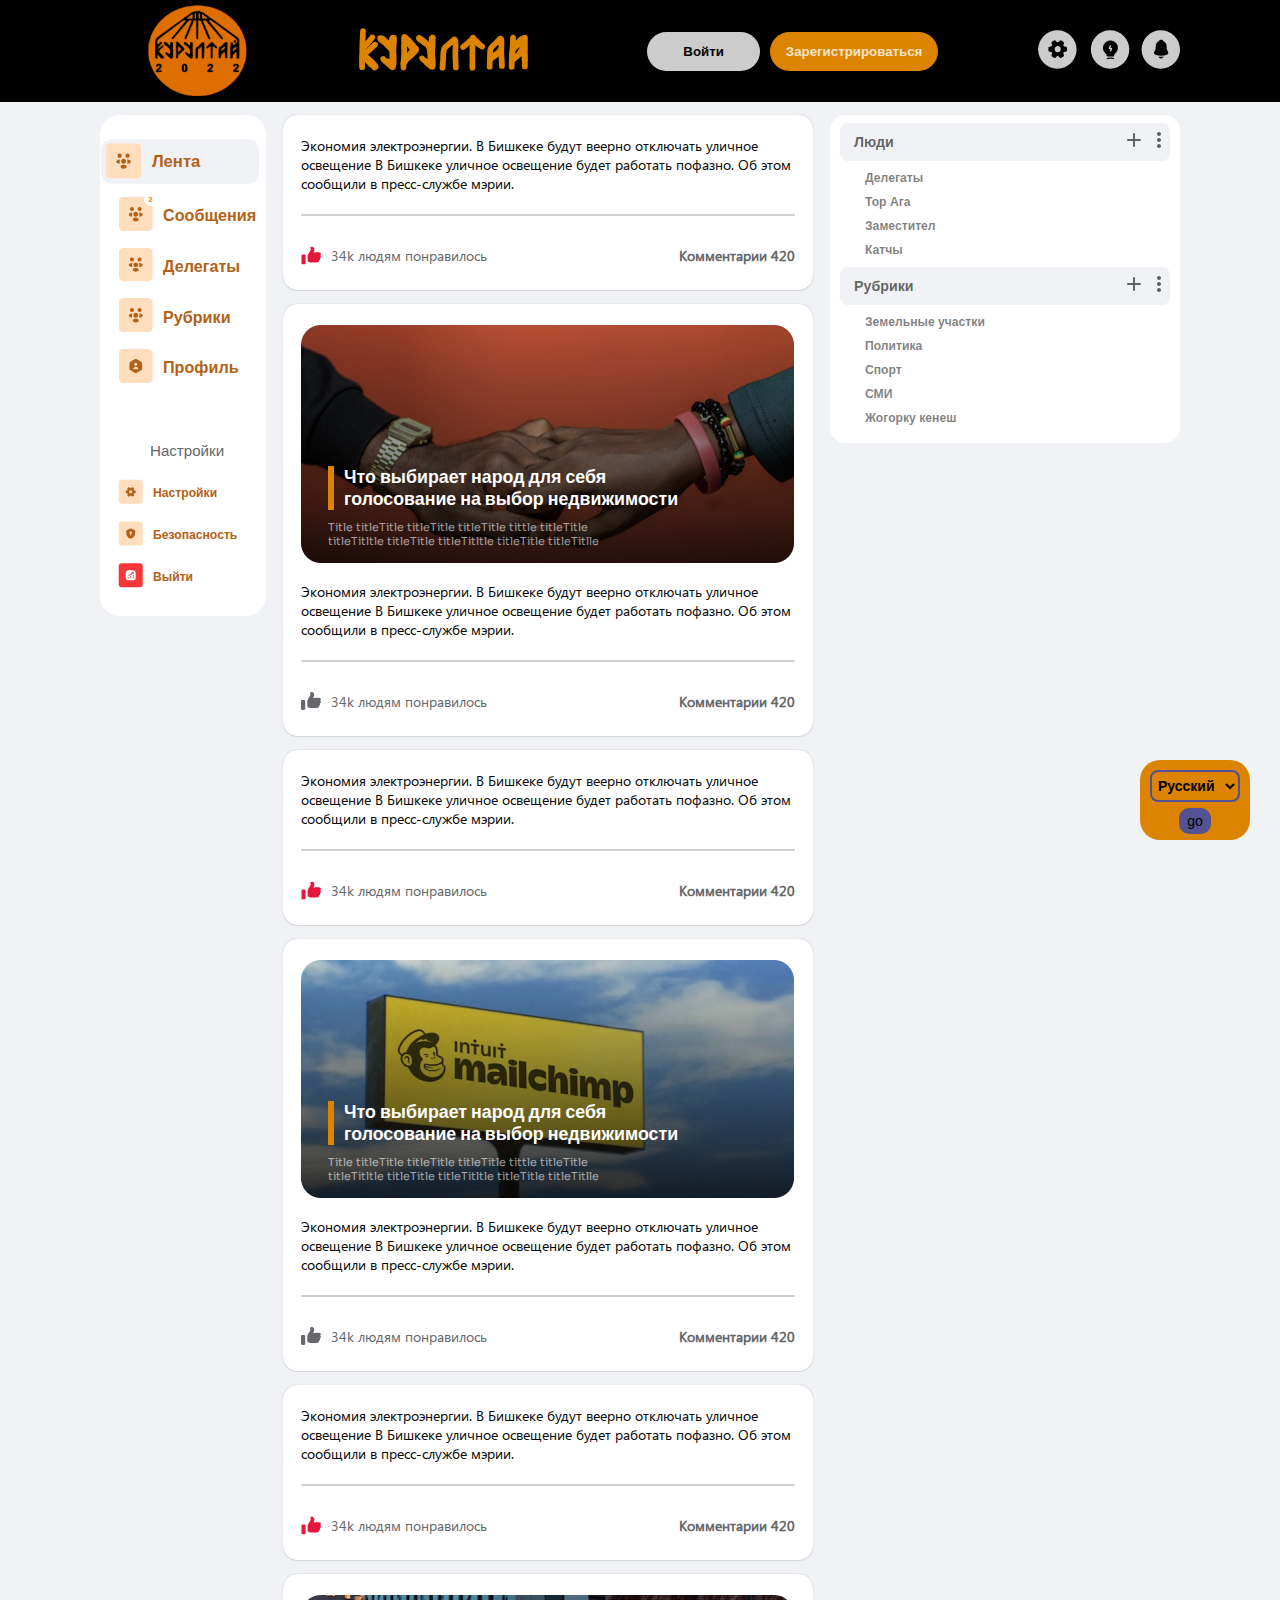
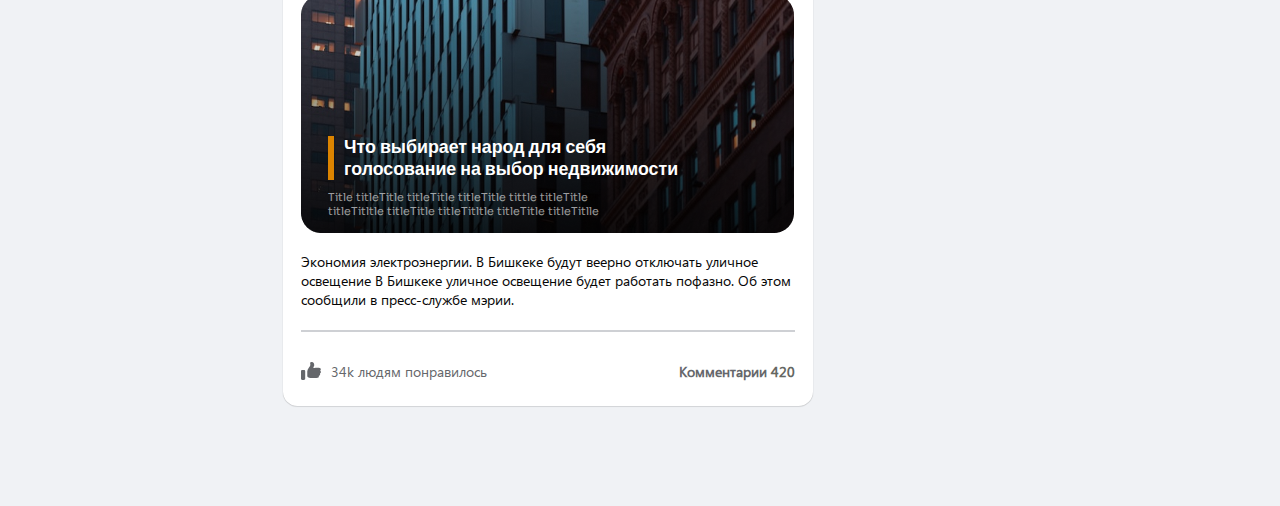
<file: index.html>
<!DOCTYPE html>
<html lang="en">
<head>
    <meta charset="UTF-8">
    <meta http-equiv="X-UA-Compatible" content="IE=edge">
    <meta name="viewport" content="width=device-width, initial-scale=1.0">

    <link rel="stylesheet" href="fonts/Segoe/stylesheet.css">
    <link rel="stylesheet" href="fonts/Sora/stylesheet.css">
    <link rel="stylesheet" href="css/index.css">
    <link rel="stylesheet" href="css/news.css">
    <link rel="stylesheet" href="css/aftorizHeader.css">

    <title>Kurultai beta</title>
</head>
<body>
    <div class="wrapper">
        <header id="headerJs">
            <div class="container">
                <div class="menuInner">
                    <a href="#"><div class="menuLogo"><img src="images/header/logo.svg" alt="logo"></div></a>
                    <div class="search">
                        <img src="images/header/logotext.svg" alt="">
                    </div>
                    <div class="menuAftoriz">
                        <button class="avtorizBtn">Войти</button>
                        <button class="registrBtn">Зарегистрироваться</button>
                    </div>
                    <div class="menuRight">
                        <div class="menuActions" >
                            <div class="menuActionsE"><img src="images/header/setting.svg" alt="image"></div>
                            <div class="menuActionsE"><img src="images/header/lamp.svg" alt="image"></div>
                            <div class="menuActionsE"><img src="images/header/notification.svg" alt="image"></div>
                        </div >
                    </div>
                    
                    <!-- language -->
                    <form action="" class="language">
                        <select name="select">
                            <option value="1">Кыргызча</option>
                            <option value="2" selected>Русский</option>
                            <option value="3">English</option>
                        </select>
                        <input type="submit" value="go">
                    </form>
                    
                </div>
            </div>
            
        </header>
        <main>
            <div class="container">
                <div class="main">
                    <section class="profile">
                        <div class="profileList">
                            <ul>
                                <li class="listActive">
                                    <a href="index.html">
                                        <div><img src="images/profile/list.svg" alt="list"></div>
                                        <h4>Лента</h4>
                                    </a>
                                </li>
                                <li>
                                    <a href="index.html">
                                        <div> <span>2</span><img src="images/profile/list.svg" alt="list"></div>
                                        <h4>Сообщения</h4>
                                    </a>
                                </li>
                                <li>
                                    <a href="index.html">
                                        <div><img src="images/profile/list.svg" alt="list"></div>
                                        <h4>Делегаты</h4>
                                    </a>
                                </li>
                                <li>
                                    <a href="index.html">
                                        <div><img src="images/profile/list.svg" alt="list"></div>
                                        <h4>Рубрики</h4>
                                    </a>
                                </li>
                                <li>
                                    <a href="index.html">
                                        <div><img src="images/profile/profile.svg" alt="list"></div>
                                        <h4>Профиль</h4>
                                    </a>
                                </li>
                            </ul>
                        </div>
                        <div class="profileSettings">
                            <h3>Настройки</h3>
                            <ul>
                                <li>
                                    <a href="index.html">
                                        <div><img src="images/profile/settings.svg" alt=""></div>
                                        <h4>Настройки</h4>
                                    </a>
                                </li>
                                <li>
                                    <a href="index.html">
                                        <div><img src="images/profile/security.svg" alt=""></div>
                                        <h4>Безопасность</h4>
                                    </a>
                                </li>
                                <li>
                                    <a href="https://www.google.com">
                                        <div><img src="images/profile/quit.svg" alt=""></div>
                                        <h4>Выйти</h4>
                                    </a>
                                </li>
                            </ul>
                        </div>
                    </section>
                    <section class="newsBlock">
                        <div class="news">   
                            <div class="text"><p>Экономия электроэнергии. В Бишкеке будут веерно отключать уличное освещение В Бишкеке уличное освещение будет работать пофазно. Об этом сообщили в пресс-службе мэрии.</p></div>
                            <div class="prevEnd"></div>
                            <div class="newsEnd">
                                <div class="like">
                                    <img src="images/news/likeN.svg" alt="">
                                    <img class="likeActive" src="images/news/like.svg" alt="">
                                    <div class="likeCount">
                                        <span>34k людям понравилось</span>
                                    </div>
                                </div>
                                <a href="post1.html" class="comments">
                                    <p>Комментарии <span>420</span></p>
                                </a>
                            </div>
                        </div >
                        <div class="news">
                            <a  href="post1.html" class="newsImage" id="introJs">
                                <img src="images/news/choice.png" alt="news">
                                <div class="newsText">
                                    <h2>Что выбирает народ для себя голосование на выбор недвижимости</h2>
                                    <p>Title titleTitle titleTitle titleTitle tittle titleTitle titleTitltle titleTitle titleTitltle titleTitle titleTitlle</p>
                                </div>
                            </a>
                            <div class="text"><p>Экономия электроэнергии. В Бишкеке будут веерно отключать уличное освещение В Бишкеке уличное освещение будет работать пофазно. Об этом сообщили в пресс-службе мэрии.</p></div>
                            
                            <div class="prevEnd"></div>
                            <div class="newsEnd">
                                <div class="like">
                                    <img class="likeActive" src="images/news/likeN.svg" alt="">
                                    <img src="images/news/like.svg" alt="">
                                    <div class="likeCount">
                                        <span>34k людям понравилось</span>
                                    </div>
                                </div>
                                <a href="post1.html" class="comments">
                                    <p>Комментарии <span>420</span></p>
                                </a>
                            </div>
                            
                        </div >
                        <div class="news">   
                            <div class="text"><p>Экономия электроэнергии. В Бишкеке будут веерно отключать уличное освещение В Бишкеке уличное освещение будет работать пофазно. Об этом сообщили в пресс-службе мэрии.</p></div>
                            <div class="prevEnd"></div>
                            <div class="newsEnd">
                                <div class="like">
                                    <img src="images/news/likeN.svg" alt="">
                                    <img class="likeActive" src="images/news/like.svg" alt="">
                                    <!-- <span>Понравилось</span> -->
                                    <div class="likeCount">
                                        <span>34k людям понравилось</span>
                                    </div>
                                </div>
                                <a href="post1.html" class="comments">
                                    <p>Комментарии <span>420</span></p>
                                </a>
                            </div>
                        </div >
                        <div class="news">
                            <div class="newsImage">
                                <img src="images/news/monkey.png" alt="news">
                                <div class="newsText">
                                    <h2>Что выбирает народ для себя голосование на выбор недвижимости</h2>
                                    <p>Title titleTitle titleTitle titleTitle tittle titleTitle titleTitltle titleTitle titleTitltle titleTitle titleTitlle</p>
                                </div>
                            </div>
                            <!-- <button class="btnYellow">Обсуждение</button> -->
                            <div class="text"><p>Экономия электроэнергии. В Бишкеке будут веерно отключать уличное освещение В Бишкеке уличное освещение будет работать пофазно. Об этом сообщили в пресс-службе мэрии.</p></div>
                            
                            <div class="prevEnd"></div>
                            <div class="newsEnd">
                                <div class="like">
                                    <img class="likeActive" src="images/news/likeN.svg" alt="">
                                    <img src="images/news/like.svg" alt="">
                                    <div class="likeCount">
                                        <span>34k людям понравилось</span>
                                    </div>
                                </div>
                                <a href="post1.html" class="comments">
                                    <p>Комментарии <span>420</span></p>
                                </a>
                            </div>
                            
                        </div >
                        <div class="news">   
                            <div class="text"><p>Экономия электроэнергии. В Бишкеке будут веерно отключать уличное освещение В Бишкеке уличное освещение будет работать пофазно. Об этом сообщили в пресс-службе мэрии.</p></div>
                            <div class="prevEnd"></div>
                            <div class="newsEnd">
                                <div class="like">
                                    <img src="images/news/likeN.svg" alt="">
                                    <img class="likeActive" src="images/news/like.svg" alt="">
                                    <!-- <span>Понравилось</span> -->
                                    <div class="likeCount">
                                        <span>34k людям понравилось</span>
                                    </div>
                                </div>
                                <a href="post1.html" class="comments">
                                    <p>Комментарии <span>420</span></p>
                                </a>
                            </div>
                        </div >
                        <div class="news">
                            <div class="newsImage">
                                <img src="images/news/city.png" alt="news">
                                <div class="newsText">
                                    <h2>Что выбирает народ для себя голосование на выбор недвижимости</h2>
                                    <p>Title titleTitle titleTitle titleTitle tittle titleTitle titleTitltle titleTitle titleTitltle titleTitle titleTitlle</p>
                                </div>
                            </div>
                            <!-- <button class="btnYellow">Обсуждение</button> -->
                            <div class="text"><p>Экономия электроэнергии. В Бишкеке будут веерно отключать уличное освещение В Бишкеке уличное освещение будет работать пофазно. Об этом сообщили в пресс-службе мэрии.</p></div>
                            
                            <div class="prevEnd"></div>
                            <div class="newsEnd">
                                <div class="like">
                                    <img class="likeActive" src="images/news/likeN.svg" alt="">
                                    <img src="images/news/like.svg" alt="">
                                    <div class="likeCount">
                                        <span>34k людям понравилось</span>
                                    </div>
                                </div>
                                <a href="post1.html" class="comments">
                                    <p>Комментарии <span>420</span></p>
                                </a>
                            </div>
                            
                        </div >
                    </section>
                    <section class="RegistrPop hide">
                        <div id="modalReg" class="modal">
                            <div class="close"><img src="images/people/plus.svg" alt=""></div>
                            <div id="backReg" class="back hide"><img src="images/security/back1.svg" alt=""></div>
                            <div class="left"><img src="images/security/welcome.png" alt="img"></div>
                            <form action="" class="right">
                                <h2>Регистрация</h2>
                                <div class="formDate">
                                    <div class="pole">
                                        <label for="firstName">Имя</label>
                                        <input required placeholder="Введите ваше имя" id="firstName" name="firstName" type="text">
                                        <span><img src="images/security/forfio.svg" alt="svg"></span>
                                    </div>
                                    <div class="pole">
                                        <label for="lastName">Фамилия</label>
                                        <input required placeholder="Введите вашу фамилию" id="lastName" name="lastName" type="text">
                                        <span><img src="images/security/forfio.svg" alt="svg"></span>
                                    </div>
                                    <div class="pole">
                                        <label for="dateTime">Дата рождения</label>
                                        <input required id="dateTime" name="dateTime" type="date">
                                    </div>
                                    <div class="pole">
                                        <label for="email">Email почта</label>
                                        <input required placeholder="Введите вашу почту" id="email" name="email" type="email">
                                        <span><img src="images/security/foremail.svg" alt="svg"></span>
                                    </div>
                                    <div class="pole">
                                        <label for="new">Пароль</label>
                                        <input required id="new" placeholder="Введите ваш пароль" name="new" type="password">
                                        <span class="eyeForNew"><img src="images/security/eye.svg" alt=""></span>
                                    </div>
                                    <div class="pole">
                                        <label for="pass">Подтверждение</label>
                                        <input required id="pass" placeholder="Повторите пароль" name="pass" type="password">
                                        <span class="eyeForPass"><img src="images/security/eye.svg" alt=""></span>
                                    </div>
                                </div>
                                <input class="submitBtn" type="submit" value="Зарегестрироваться">
                                <p>У вас есть аккаунт? <span id="voiti">Войти</span></p>
                            </form>
                            <div class="regMob1">
                                <div class="img"><img src="images/security/welcome.png" alt="welcome"></div>
                                <form action="" class="mobForm1">
                                    <h2>Регистрация</h2>
                                    <div class="formDate">
                                        <div class="pole">
                                            <label for="mob1firstName">Имя</label>
                                            <input required placeholder="Введите ваше имя" id="mob1firstName" name="firstName" type="text">
                                            <span><img src="images/security/forfio.svg" alt="svg"></span>
                                        </div>
                                        <div class="pole">
                                            <label for="mob1lastName">Фамилия</label>
                                            <input required placeholder="Введите вашу фамилию" id="mob1lastName" name="lastName" type="text">
                                            <span><img src="images/security/forfio.svg" alt="svg"></span>
                                        </div>
                                        <div class="pole">
                                            <label for="mob1dateTime">Дата рождения</label>
                                            <input required id="mob1dateTime" name="dateTime" type="date">
                                        </div>
                                        <div class="pole">
                                            <label for="mob1email">Email почта</label>
                                            <input required placeholder="Введите вашу почту" id="mob1email" name="email" type="email">
                                            <span><img src="images/security/foremail.svg" alt="svg"></span>
                                        </div>
                                    </div>   
                                    <input class="submitBtn" type="submit" value="Далее">
                                </form>
                            </div>
                            <div class="regMob2 hide">
                                <div class="img"><img src="images/security/welcome.png" alt="welcome"></div>
                                <form action="" class="mobForm2">
                                    <h2>Регистрация</h2>
                                    <div class="formDate">
                                        <div class="pole">
                                            <label for="newMob">Пароль</label>
                                            <input required id="newMob" placeholder="Введите ваш пароль" name="new" type="password">
                                            <span class="eyeForMob2"><img src="images/security/eye.svg" alt=""></span>
                                        </div>
                                        <div class="pole">
                                            <label for="passMob">Подтверждение</label>
                                            <input required id="passMob" placeholder="Повторите пароль" name="pass" type="password">
                                            <span class="eyeForPassMob2"><img src="images/security/eye.svg" alt=""></span>
                                        </div>   
                                        <p>У вас есть аккаунт? <span id="voiti1">Войти</span></p>
                                        <input class="submitBtn" type="submit" value="Зарегестрироваться">
                                        
                                </form>
                            </div>
                        </div>
                    </section>
                    <section class="AftorizPop hide">
                        <div id="modalAftoriz" class="modal">
                            <div class="close2"><img src="images/people/plus.svg" alt=""></div>
                            <a href="index.html" class="back"><img src="images/security/back1.svg" alt=""></a>
                            <div class="left"><img src="images/security/welcome.png" alt="img"></div>
                            <form action="" class="aftorizRight">
                                <h2>Авторизация</h2>
                                <div class="formDatas">
                                    <div class="pole">
                                        <label for="email2">Email почта</label>
                                        <input required placeholder="Введите вашу почту" id="email2" name="email2" type="email">
                                        <span><img src="images/security/forfio.svg" alt="svg"></span>
                                    </div>
                                    <div class="pole">
                                        <label for="password">Пароль</label>
                                        <input required id="password" placeholder="Введите ваш пароль" name="new" type="password">
                                        <span class="eyeForpasword"><img src="images/security/eye.svg" alt="svg"></span>
                                    </div>
                                    <a href="resetPassword.html">Забыли пароль?</a>
                                </div>
                                <input class="submitBtn" type="submit" value="Войти">
                                <p>У вас нет аккаунта? <span id="registracia">Регистрация</span></p>
                            </form>
                            <div class="AMob2">
                                <div class="img"><img src="images/security/welcome.png" alt="welcome"></div>
                                <form id="formAmobail" action="" class="formDate">
                                    <h2>Авторизация</h2>
                                    <div class="pole">
                                        <label for="Mobemail2">Email почта</label>
                                        <input required placeholder="Введите вашу почту" id="Mobemail2" name="email2" type="email">
                                        <span><img src="images/security/forfio.svg" alt="svg"></span>
                                    </div>
                                    <div class="pole">
                                        <label for="password">Пароль</label>
                                        <input required id="Mobpassword" placeholder="Введите ваш пароль" name="new" type="password">
                                        <span class="eyeMobpassword"><img src="images/security/eye.svg" alt="svg"></span>
                                    </div>
                                    <a href="resetPassword.html">Забыли пароль?</a>
                                    <p class="notAc">У вас нет аккаунта? <span id="registracia2">Регистрация</span></p>
                                    <input class="submitBtn" type="submit" value="Войти">
                                        
                                </form>
                            </div>
                            <div class="error hide">
                                <div class="img"><img src="images/security/error.svg" alt=""></div>
                                <p>Данного аккаунта не существует</p>
                                <div class="closeRed"><img src="images/security/closeRed.svg" alt=""></div>
                            </div>
                        </div>
                    </section>
                    <section class="people">
                        <div class="peopleTitle">
                            <h3>Люди</h3>
                            <div class="peopleTitleActions">
                                <div><img src="images/people/plus.svg" alt="img"></div>
                                <div><img src="images/people/triple.svg" alt="img"></div>
                            </div>
                        </div>
                        <ul>
                            <li>Делегаты</li>
                            <li>Тор Ага</li>
                            <li>Заместител</li>
                            <li>Катчы</li>
                        </ul>
                        <div class="peopleTitle">
                            <h3>Рубрики</h3>
                            <div class="peopleTitleActions">
                                <div><img src="images/people/plus.svg" alt="img"></div>
                                <div><img src="images/people/triple.svg" alt="img"></div>
                            </div>
                        </div>
                        <ul>
                            <li>Земельные участки</li>
                            <li>Политика</li>
                            <li>Спорт</li>
                            <li>СМИ</li>
                            <li>Жогорку кенеш</li>
                        </ul>
                    </section>
                </div>
            </div>
        </main>
        <footer class="footer">
            <div class="footerInner">
                <a href="index.html">
                    <div><img src="images/modileFooter/home.svg" alt=""></div>
                </a>
                <a href="index.html">
                    <div><img src="images/modileFooter/people.svg" alt=""></div>
                </a>
                <a href="index.html">
                    <div><img src="images/modileFooter/message.svg" alt=""></div>
                </a>
                <a href="index.html">
                    <div><img src="images/modileFooter/profile.svg" alt=""></div>
                </a>
            </div>
        </footer>
    </div>
</body>
<script src="js/index.js"></script>
</html>
</file>
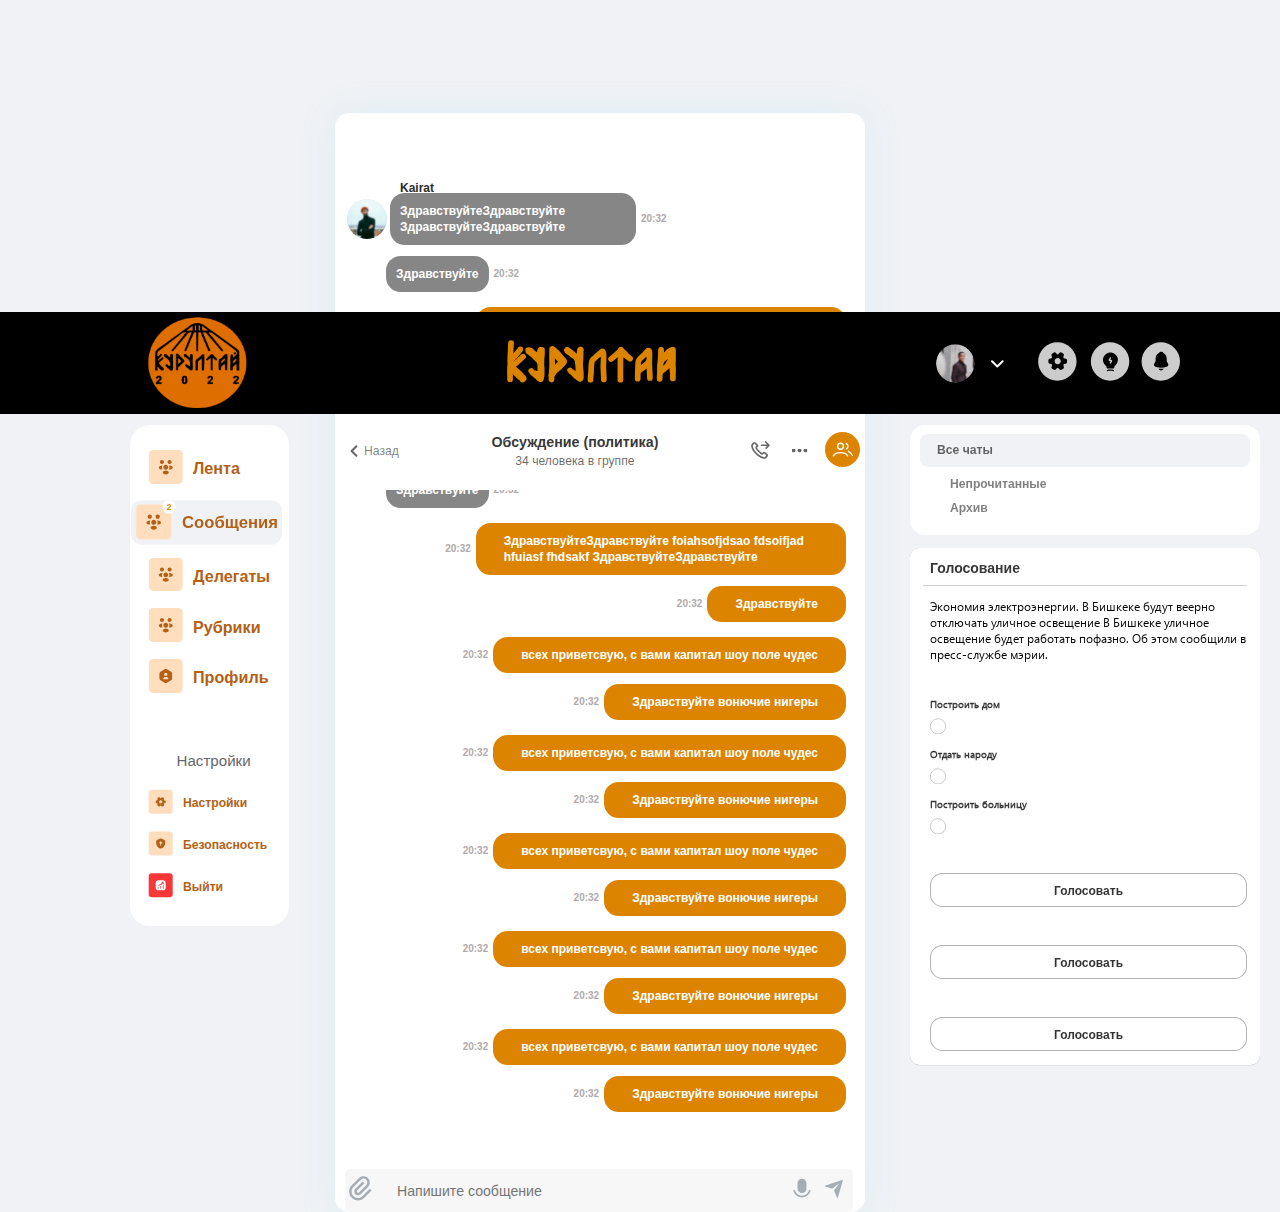
<file: chat1.html>
<!DOCTYPE html>
<html lang="en">
<head>
    <meta charset="UTF-8">
    <meta http-equiv="X-UA-Compatible" content="IE=edge">
    <meta name="viewport" content="width=device-width, initial-scale=1.0">

    <link rel="stylesheet" href="fonts/Segoe/stylesheet.css">
    <link rel="stylesheet" href="fonts/Sora/stylesheet.css">
    <link rel="stylesheet" href="css/bundleForChat.css">
    <link rel="stylesheet" href="css/chat1.css">
    <title>Kurultai beta</title>
</head>
<body>
    <div class="wrapper">
        <header id="headerJs">
            <div class="container">
                <div class="menuInner">
                    <a href="#"><div class="menuLogo"><img src="images/header/logo.svg" alt="logo"></div></a>
                    <div class="search">
                        <img src="images/header/logotext.svg" alt="">
                    </div>
                    <div class="menuRight">
                        <div class="ava">
                            <a href="profile.html" class="avaImg"><img src="images/header/ava.svg" alt="image"></a>
                            <div class="avaArow"><img src="images/header/down.svg" alt="image"></div>
                        </div>
                        <div class="menuActions" >
                            <div class="menuActionsE"><img src="images/header/setting.svg" alt="image"></div>
                            <div class="menuActionsE"><img src="images/header/lamp.svg" alt="image"></div>
                            <div class="menuActionsE"><img src="images/header/notification.svg" alt="image"></div>
                        </div >
                    </div>
                    <div class="menuBurger" id="menu">
                        <span></span>
                    </div>
                    <div class="burgerActive hide" >
                        <div class="ava forProfile" >
                            <div class="avaImg"><img src="images/header/ava.svg" alt="image"></div>
                        </div>
                        <div class="menuActions" >
                            <div class="menuActionsEb"><img src="images/header/setting.svg" alt="image"></div>
                            <div class="menuActionsEb"><img src="images/header/lamp.svg" alt="image"></div>
                            <div class="menuActionsEb"><img src="images/header/notification.svg" alt="image"></div>
                        </div >
                    </div>
                </div>
            </div>
        </header>
        <main>
            <div class="container">
                <div class="main">
                    <section class="profile">
                        <div class="profileList">
                            <ul>
                                <li>
                                    <a href="indexActive.html">
                                        <div><img src="images/profile/list.svg" alt="list"></div>
                                        <h4>Лента</h4>
                                    </a>
                                </li>
                                <li class="listActive">
                                    <a href="chats.html">
                                        <div> <span>2</span><img src="images/profile/list.svg" alt="list"></div>
                                        <h4>Сообщения</h4>
                                    </a>
                                </li>
                                <li>
                                    <a href="delegats.html">
                                        <div><img src="images/profile/list.svg" alt="list"></div>
                                        <h4>Делегаты</h4>
                                    </a>
                                </li>
                                <li>
                                    <a href="rubrics.html">
                                        <div><img src="images/profile/list.svg" alt="list"></div>
                                        <h4>Рубрики</h4>
                                    </a>
                                </li>
                                <li>
                                    <a href="profile.html">
                                        <div><img src="images/profile/profile.svg" alt="list"></div>
                                        <h4>Профиль</h4>
                                    </a>
                                </li>
                            </ul>
                        </div>
                        <div class="profileSettings">
                            <h3>Настройки</h3>
                            <ul>
                                <li>
                                    <a href="settings.html">
                                        <div><img src="images/profile/settings.svg" alt=""></div>
                                        <h4>Настройки</h4>
                                    </a>
                                </li>
                                <li>
                                    <a href="security.html">
                                        <div><img src="images/profile/security.svg" alt=""></div>
                                        <h4>Безопасность</h4>
                                    </a>
                                </li>
                                <li>
                                    <a href="index.html">
                                        <div><img src="images/profile/quit.svg" alt=""></div>
                                        <h4>Выйти</h4>
                                    </a>
                                </li>
                            </ul>
                        </div>
                    </section>
                    <section id="introJs" class="chat">
                        <div class="chatHead">
                            <a href="chats.html" class="back"><img src="images/chat1/back.svg" alt=""> <span>Назад</span></a>
                            <div class="chatTitle">
                                <h3>Обсуждение (политика)</h3>
                                <p>34 человека в группе</p>
                            </div>
                            <chat class="chatActions">
                                <div><img src="images/chats/call.svg" alt="call"></div>
                                <div class="tripleR"><img src="images/people/triple.svg" alt="call"></div>
                                <div class="group"><img src="images/chats/chat1.svg" alt="call"></div>
                            </chat>
                        </div>
                        <div class="golosovanie"><button>Голосование</button></div>
                        <div class="chatBody">
                            <div class="message">
                                <div class="first">
                                    <a href="#"><img src="images/chat1/person1.svg" alt="ava"></a>
                                    <div><p><span>Kairat</span>ЗдравствуйтеЗдравствуйте ЗдравствуйтеЗдравствуйте</p><span class="dateForMessage">20:32</span></div>
                                </div>
                                <div><p>Здравствуйте</p><span class="dateForMessage">20:32</span></div>
                            </div>
                            <div class="ownMessage">
                               <div><span class="dateForMessage">20:32</span><p>ЗдравствуйтеЗдравствуйте  foiahsofjdsao fdsoifjad hfuiasf fhdsakf ЗдравствуйтеЗдравствуйте</p></div>
                                <div><span class="dateForMessage">20:32</span><p>Здравствуйте</p></div>
                            </div>
                            <div class="message">
                                <div class="first">
                                    <a href="#"><img src="images/people/hi.jpg" alt="ava"></a>
                                    <p><span>Dastan Kubanov hfkasdjfolds jdlskjfnsl</span>Здра</p>
                                    <span class="dateForMessage">20:32</span>
                                </div>
                                <div><p>Здравствуйте</p><span class="dateForMessage">20:32</span></div>
                            </div>
                            <div class="ownMessage">
                               <div><span class="dateForMessage">20:32</span><p>ЗдравствуйтеЗдравствуйте  foiahsofjdsao fdsoifjad hfuiasf fhdsakf ЗдравствуйтеЗдравствуйте</p></div>
                                <div><span class="dateForMessage">20:32</span><p>Здравствуйте</p></div>
                            </div>
                            <div class="ownMessage">
                               <div><span class="dateForMessage">20:32</span><p>всех приветсвую, с вами капитал шоу поле чудес</p></div>
                                <div><span class="dateForMessage">20:32</span><p>Здравствуйте вонючие нигеры</p></div>
                            </div>
                            <div class="ownMessage">
                               <div><span class="dateForMessage">20:32</span><p>всех приветсвую, с вами капитал шоу поле чудес</p></div>
                                <div><span class="dateForMessage">20:32</span><p>Здравствуйте вонючие нигеры</p></div>
                            </div>
                            <div class="ownMessage">
                               <div><span class="dateForMessage">20:32</span><p>всех приветсвую, с вами капитал шоу поле чудес</p></div>
                                <div><span class="dateForMessage">20:32</span><p>Здравствуйте вонючие нигеры</p></div>
                            </div>
                            <div class="ownMessage">
                               <div><span class="dateForMessage">20:32</span><p>всех приветсвую, с вами капитал шоу поле чудес</p></div>
                                <div><span class="dateForMessage">20:32</span><p>Здравствуйте вонючие нигеры</p></div>
                            </div>
                            <div class="ownMessage">
                               <div><span class="dateForMessage">20:32</span><p>всех приветсвую, с вами капитал шоу поле чудес</p></div>
                                <div><span class="dateForMessage">20:32</span><p>Здравствуйте вонючие нигеры</p></div>
                            </div>
                        </div>
                        <form action="" class="chatDown" >
                            <div class="wrapperFile">
                                <input type="file" multiple>
                                <span><img src="images/chat1/files.svg" alt=""></span>
                            </div>
                            <input placeholder="Напишите сообщение"  type="text">
                            <div class="actions">
                                <button><img src="images/chat1/microfon.svg" alt="microfon"></button>
                                <button><img src="images/chat1/send.svg" alt="microfon"></button>
                            </div>
                        </form>
                    </section>

                    <section class="rightSide">
                        <div class="SortChat">
                            <ul>
                                <li class="chatActive">Все чаты</li>
                                <li>Непрочитанные</li>
                                <li>Архив</li>
                            </ul>
                        </div>
                        <div class="vote">
                            <h2>Голосование</h2>
                            <p class="text">Экономия электроэнергии. В Бишкеке будут веерно отключать уличное освещение В Бишкеке уличное освещение будет работать пофазно. Об этом сообщили в пресс-службе мэрии.</p>
                            <form action="" class="voteForm">
                                <div  class="radio">
                                    <input required type="radio" id="Choice1" name="build" value="yes">
                                    <label for="Choice1">Построить дом</label>
                                </div >

                                <div class="radio">
                                    <input type="radio" id="Choice2" name="build" value="no">
                                    <label for="Choice2">Отдать народу</label>
                                </div >
                                
                                <div class="radio">
                                    <input type="radio" id="Choice3" name="build" value="maybe">
                                    <label for="Choice3">Построить больницу</label>
                                </div >

                                <button type="submit">Голосовать</button>
                                <button type="submit">Голосовать</button>
                                <button type="submit">Голосовать</button>
                            </form>
                            <div class="rezalts rezaltsHide">
                                <h3>Результаты:</h3>
                                <div class="rezaltsRenge">
                                    <div class="rezaltsRengeE">
                                        <div class="title">
                                            <p>Удалить тик ток</p>
                                            <span>60%</span>
                                        </div>
                                        <div class="grey">
                                            <div class="orange"></div>
                                        </div>
                                    </div>
                                    <div class="rezaltsRengeE">
                                        <div class="title">
                                            <p>Отдать народу</p>
                                            <span>30%</span>
                                        </div>
                                        <div class="grey">
                                            <div class="orange"></div>
                                        </div>
                                    </div>
                                    <div class="rezaltsRengeE">
                                        <div class="title">
                                            <p>Простроить больницу</p>
                                            <span>10%</span>
                                        </div>
                                        <div class="grey">
                                            <div class="orange"></div>
                                        </div>
                                    </div>
                                </div>
                            </div>
                        </div>
                    </section>
                </div>
            </div>
        </main>
        
    </div>
</body>
<script src="js/app.js"></script>
<script src="js/vote.js"></script>
</html>
</file>
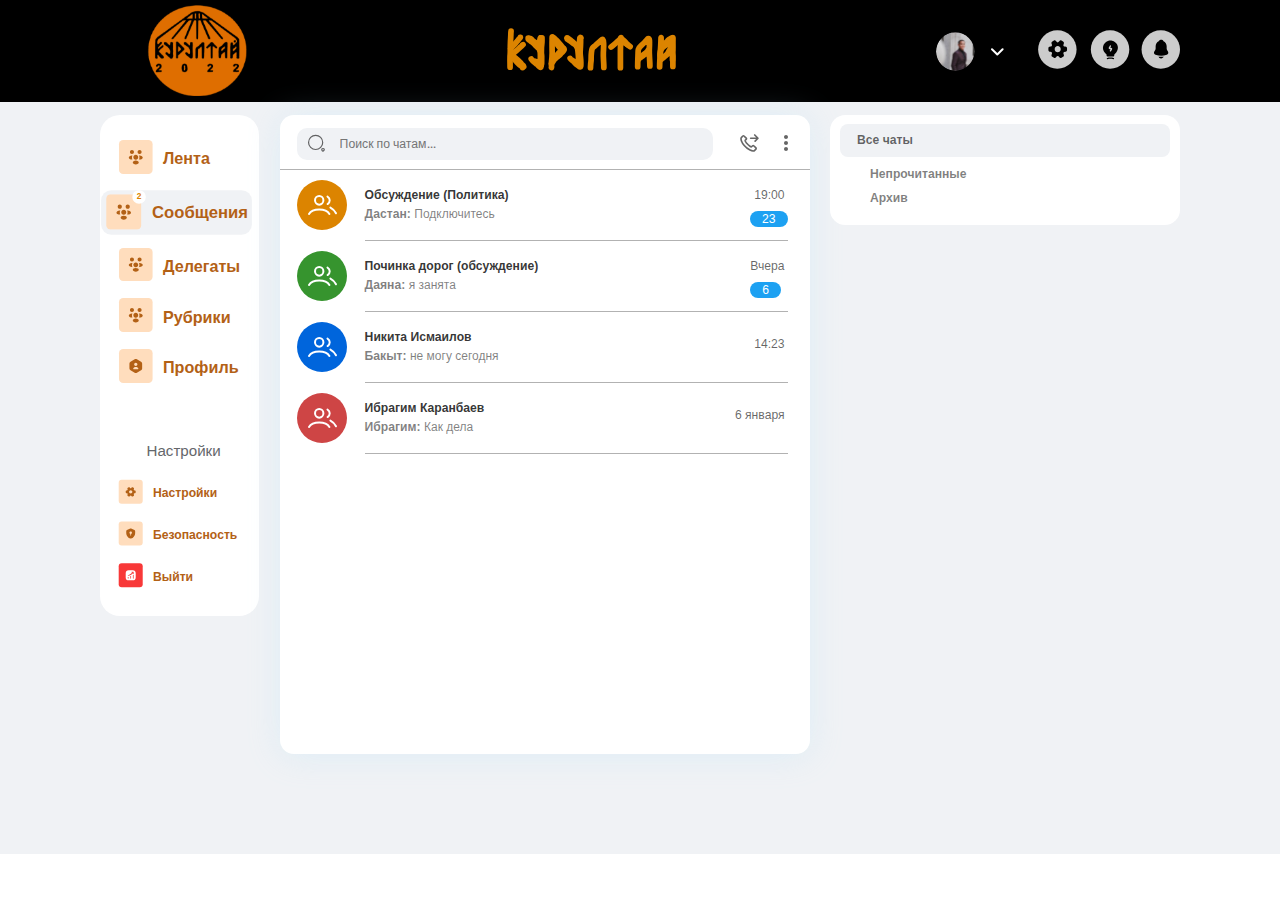
<file: chats.html>
<!DOCTYPE html>
<html lang="en">
<head>
    <meta charset="UTF-8">
    <meta http-equiv="X-UA-Compatible" content="IE=edge">
    <meta name="viewport" content="width=device-width, initial-scale=1.0">

    <link rel="stylesheet" href="fonts/Segoe/stylesheet.css">
    <link rel="stylesheet" href="fonts/Sora/stylesheet.css">
    <link rel="stylesheet" href="css/bundle.css">
    <link rel="stylesheet" href="css/chats.css">
    <title>Kurultai beta</title>
</head>
<body>
    <div class="wrapper">
        <header id="headerJs">
            <div class="container">
                <div class="menuInner">
                    <a href="#"><div class="menuLogo"><img src="images/header/logo.svg" alt="logo"></div></a>
                    <div class="search">
                        <img src="images/header/logotext.svg" alt="">
                    </div>
                    <div class="menuRight">
                        <div class="ava">
                            <a href="profile.html" class="avaImg"><img src="images/header/ava.svg" alt="image"></a>
                            <div class="avaArow"><img src="images/header/down.svg" alt="image"></div>
                        </div>
                        <div class="menuActions" >
                            <div class="menuActionsE"><img src="images/header/setting.svg" alt="image"></div>
                            <div class="menuActionsE"><img src="images/header/lamp.svg" alt="image"></div>
                            <div class="menuActionsE"><img src="images/header/notification.svg" alt="image"></div>
                        </div >
                    </div>
                    <div class="menuBurger" id="menu">
                        <span></span>
                    </div>
                    <div class="burgerActive hide" >
                        <div class="ava forProfile" >
                            <div class="avaImg"><img src="images/header/ava.svg" alt="image"></div>
                        </div>
                        <div class="menuActions" >
                            <div class="menuActionsEb"><img src="images/header/setting.svg" alt="image"></div>
                            <div class="menuActionsEb"><img src="images/header/lamp.svg" alt="image"></div>
                            <div class="menuActionsEb"><img src="images/header/notification.svg" alt="image"></div>
                        </div >
                    </div>
                </div>
            </div>
        </header>
        <main>
            <div class="container">
                <div class="main">
                    <section class="profile">
                        <div class="profileList">
                            <ul>
                                <li>
                                    <a href="indexActive.html">
                                        <div><img src="images/profile/list.svg" alt="list"></div>
                                        <h4>Лента</h4>
                                    </a>
                                </li>
                                <li class="listActive">
                                    <a href="chats.html">
                                        <div> <span>2</span><img src="images/profile/list.svg" alt="list"></div>
                                        <h4>Сообщения</h4>
                                    </a>
                                </li>
                                <li>
                                    <a href="delegats.html">
                                        <div><img src="images/profile/list.svg" alt="list"></div>
                                        <h4>Делегаты</h4>
                                    </a>
                                </li>
                                <li>
                                    <a href="rubrics.html">
                                        <div><img src="images/profile/list.svg" alt="list"></div>
                                        <h4>Рубрики</h4>
                                    </a>
                                </li>
                                <li>
                                    <a href="profile.html">
                                        <div><img src="images/profile/profile.svg" alt="list"></div>
                                        <h4>Профиль</h4>
                                    </a>
                                </li>
                            </ul>
                        </div>
                        <div class="profileSettings">
                            <h3>Настройки</h3>
                            <ul>
                                <li>
                                    <a href="settings.html">
                                        <div><img src="images/profile/settings.svg" alt=""></div>
                                        <h4>Настройки</h4>
                                    </a>
                                </li>
                                <li>
                                    <a href="security.html">
                                        <div><img src="images/profile/security.svg" alt=""></div>
                                        <h4>Безопасность</h4>
                                    </a>
                                </li>
                                <li>
                                    <a href="index.html">
                                        <div><img src="images/profile/quit.svg" alt=""></div>
                                        <h4>Выйти</h4>
                                    </a>
                                </li>
                            </ul>
                        </div>
                    </section>
                    <section class="chats">
                        <div class="chatsHead">
                            <form action="">
                                <div class="searchButton"><img src="images/chats/chat-search.svg" alt=""></div>
                                <input id="search" placeholder="Поиск по чатам..." type="search">
                            </form>
                            <div class="chatsHeadActions">
                                <div class="call"><img src="images/chats/call.svg" alt=""></div>
                                <div class="triple"><img src="images/people/triple.svg" alt=""></div>
                            </div>
                        </div>
                        <div class="chatsBlock">
                            <a href="chat1.html" class="chatsBlockE">
                                <div class="content">
                                    <div class="foto"><img src="images/chats/chat1.svg" alt="chat"></div>
                                    <div class="title">
                                        <h3>Обсуждение (Политика)</h3>
                                        <p>Дастан: <span>Подключитесь</span></p>
                                    </div>
                                </div>
                                <div class="time">
                                    <p>19:00</p>
                                    <span class="count">23</span>
                                </div>
                            </a>
                           
                            <a href="#" class="chatsBlockE">
                                <div class="content">
                                    <div class="foto"><img src="images/chats/chat2.svg" alt="chat"></div>
                                    <div class="title">
                                        <h3>Починка дорог (обсуждение)</h3>
                                        <p>Даяна: <span>я занята</span></p>
                                    </div>
                                </div>
                                <div class="time">
                                    <p>Вчера</p>
                                    <span class="count">6</span>
                                </div>
                            </a>
                            
                            <a href="#" class="chatsBlockE">
                                <div class="content">
                                    <div class="foto"><img src="images/chats/chat3.svg" alt="chat"></div>
                                    <div class="title">
                                        <h3>Никита Исмаилов<h3>
                                        <p>Бакыт: <span>не могу сегодня</span></p>
                                    </div>
                                </div>
                                <div class="time">
                                    <p>14:23</p>
                                    <!-- <span class="count">23</span> -->
                                </div>
                            </a>
                            <a href="#" class="chatsBlockE" id="introJs">
                                <div class="content">
                                    <div class="foto"><img src="images/chats/chat4.svg" alt="chat"></div>
                                    <div class="title">
                                        <h3>Ибрагим Каранбаев</h3>
                                        <p>Ибрагим: <span>Как дела</span></p>
                                    </div>
                                </div>
                                <div class="time">
                                    <p>6 января</p>
                                </div>
                            </a>
                        </div>
                    </section>
                    <section class="SortChat">
                        <ul>
                            <li class="chatActive">Все чаты</li>
                            <li>Непрочитанные</li>
                            <li>Архив</li>
                        </ul>
                    </section>
                </div>
            </div>
        </main>
        <footer id="introJs"  class="footer">
            <div class="footerInner">
                <a href="indexActive.html">
                    <div><img src="images/modileFooter/homeDef.svg" alt=""></div>
                </a>
                <a href="peopleMob.html">
                    <div><img src="images/modileFooter/people.svg" alt=""></div>
                </a>
                <a href="chats.html">
                    <div><img src="images/modileFooter/messageActive.svg" alt=""></div>
                </a>
                <a href="profile.html">
                    <div><img src="images/modileFooter/profile.svg" alt=""></div>
                </a>
            </div>
        </footer>
    </div>
</body>
<script src="js/app.js"></script>
</html>
</file>
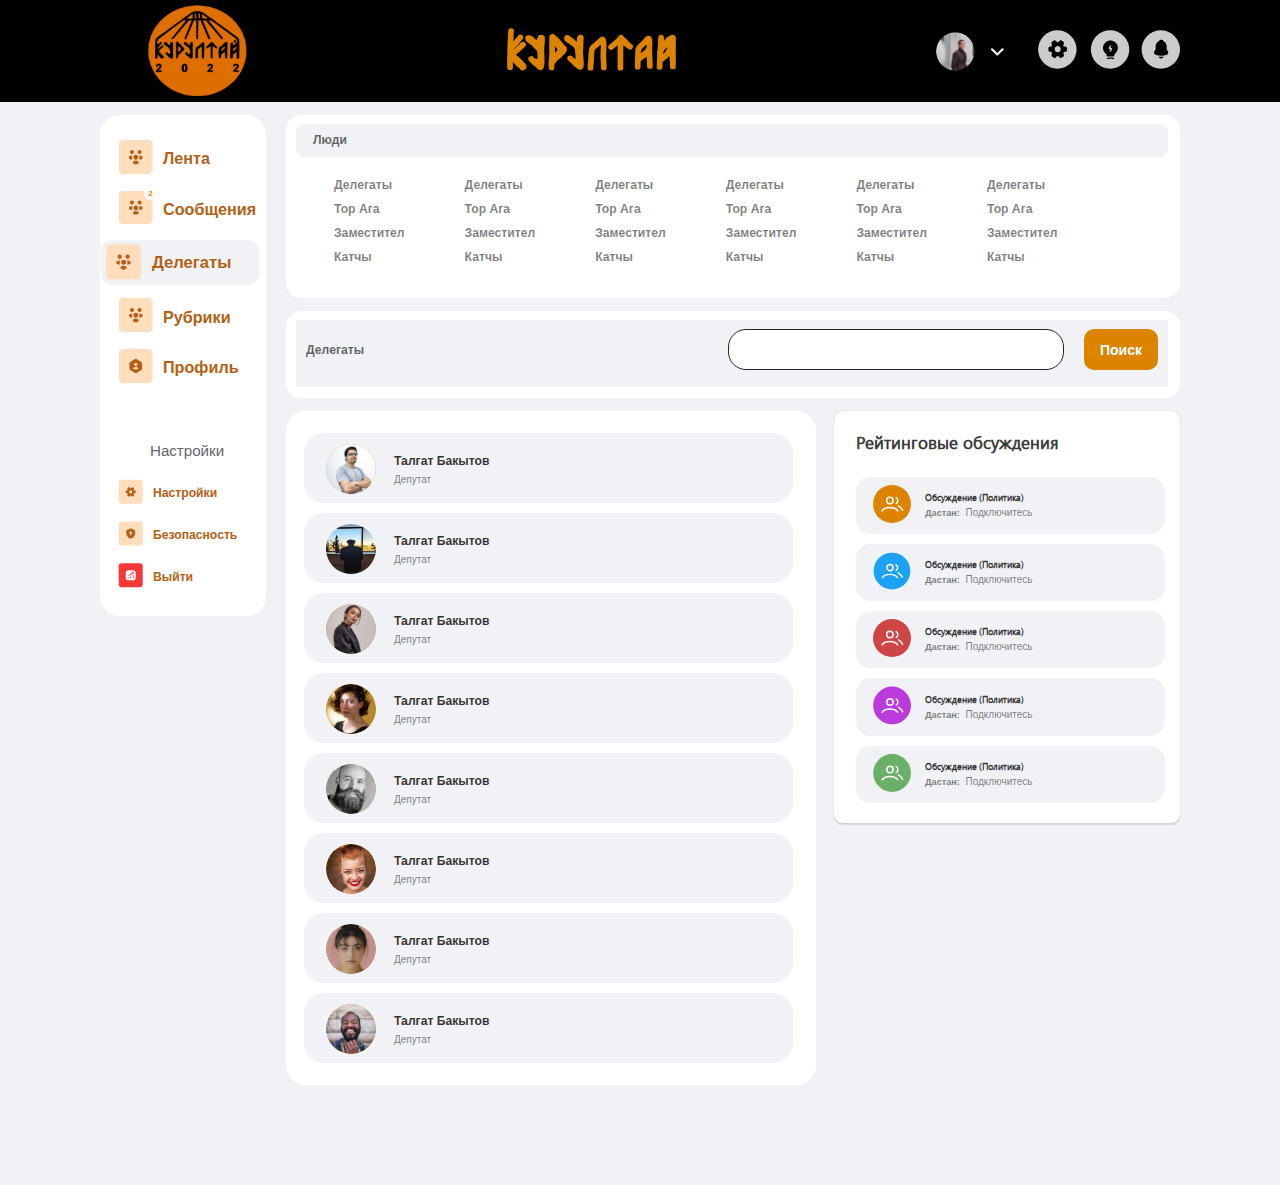
<file: delegats.html>
<!DOCTYPE html>
<html lang="en">
<head>
    <meta charset="UTF-8">
    <meta http-equiv="X-UA-Compatible" content="IE=edge">
    <meta name="viewport" content="width=device-width, initial-scale=1.0">

    <link rel="stylesheet" href="fonts/Segoe/stylesheet.css">
    <link rel="stylesheet" href="fonts/Sora/stylesheet.css">
    <link rel="stylesheet" href="css/bundle.css">
    <link rel="stylesheet" href="css/delegats.css">
    <title>Kurultai beta</title>
</head>
<body>
    <div class="wrapper">
        <header id="headerJs">
            <div class="container">
                <div class="menuInner">
                    <a href="#"><div class="menuLogo"><img src="images/header/logo.svg" alt="logo"></div></a>
                    <div class="search">
                        <img src="images/header/logotext.svg" alt="">
                    </div>
                    <div class="menuRight">
                        <div class="ava">
                            <a href="profile.html" class="avaImg"><img src="images/header/ava.svg" alt="image"></a>
                            <div class="avaArow"><img src="images/header/down.svg" alt="image"></div>
                        </div>
                        <div class="menuActions" >
                            <div class="menuActionsE"><img src="images/header/setting.svg" alt="image"></div>
                            <div class="menuActionsE"><img src="images/header/lamp.svg" alt="image"></div>
                            <div class="menuActionsE"><img src="images/header/notification.svg" alt="image"></div>
                        </div >
                    </div>
                    <div class="menuBurger" id="menu">
                        <span></span>
                    </div>
                    <div class="burgerActive hide" >
                        <div class="ava forProfile" >
                            <div class="avaImg"><img src="images/header/ava.svg" alt="image"></div>
                        </div>
                        <div class="menuActions" >
                            <div class="menuActionsEb"><img src="images/header/setting.svg" alt="image"></div>
                            <div class="menuActionsEb"><img src="images/header/lamp.svg" alt="image"></div>
                            <div class="menuActionsEb"><img src="images/header/notification.svg" alt="image"></div>
                        </div >
                    </div>
                </div>
            </div>
        </header>
        <main>
            <div class="container">
                <div class="main">
                    <section class="profile">
                        <div class="profileList">
                            <ul>
                                <li>
                                    <a href="indexActive.html">
                                        <div><img src="images/profile/list.svg" alt="list"></div>
                                        <h4>Лента</h4>
                                    </a>
                                </li>
                                <li>
                                    <a href="chats.html">
                                        <div> <span>2</span><img src="images/profile/list.svg" alt="list"></div>
                                        <h4>Сообщения</h4>
                                    </a>
                                </li>
                                <li class="listActive">
                                    <a href="delegats.html">
                                        <div><img src="images/profile/list.svg" alt="list"></div>
                                        <h4>Делегаты</h4>
                                    </a>
                                </li>
                                <li>
                                    <a href="rubrics.html">
                                        <div><img src="images/profile/list.svg" alt="list"></div>
                                        <h4>Рубрики</h4>
                                    </a>
                                </li>
                                <li>
                                    <a href="profile.html">
                                        <div><img src="images/profile/profile.svg" alt="list"></div>
                                        <h4>Профиль</h4>
                                    </a>
                                </li>
                            </ul>
                        </div>
                        <div class="profileSettings">
                            <h3>Настройки</h3>
                            <ul>
                                <li>
                                    <a href="settings.html">
                                        <div><img src="images/profile/settings.svg" alt=""></div>
                                        <h4>Настройки</h4>
                                    </a>
                                </li>
                                <li>
                                    <a href="security.html">
                                        <div><img src="images/profile/security.svg" alt=""></div>
                                        <h4>Безопасность</h4>
                                    </a>
                                </li>
                                <li>
                                    <a href="index.html">
                                        <div><img src="images/profile/quit.svg" alt=""></div>
                                        <h4>Выйти</h4>
                                    </a>
                                </li>
                            </ul>
                        </div>
                    </section>
                    <section class="backBtn">
                        <a href="peopleMob.html" class="image"><img src="images/chat1/back.svg" alt="svg"><p>Назад</p></a>
                    </section>
                    <section class="delegats">
                        <div class="component peopleComp">
                            <h2>Люди</h2>
                            <div class="lists">
                                <ul>
                                    <li>Делегаты</li>
                                    <li>Тор Ага</li>
                                    <li>Заместител</li>
                                    <li>Катчы</li>
                                </ul>
                                <ul>
                                    <li>Делегаты</li>
                                    <li>Тор Ага</li>
                                    <li>Заместител</li>
                                    <li>Катчы</li>
                                </ul>
                                <ul>
                                    <li>Делегаты</li>
                                    <li>Тор Ага</li>
                                    <li>Заместител</li>
                                    <li>Катчы</li>
                                </ul>
                                <ul>
                                    <li>Делегаты</li>
                                    <li>Тор Ага</li>
                                    <li>Заместител</li>
                                    <li>Катчы</li>
                                </ul>
                                <ul>
                                    <li>Делегаты</li>
                                    <li>Тор Ага</li>
                                    <li>Заместител</li>
                                    <li>Катчы</li>
                                </ul>
                                <ul>
                                    <li>Делегаты</li>
                                    <li>Тор Ага</li>
                                    <li>Заместител</li>
                                    <li>Катчы</li>
                                </ul>
                            </div>
                        </div>
                        <div class="component">
                            <div class="poisk">
                                <h2>Делегаты</h2>
                                <form action="">
                                    <input type="search">
                                    <button type="submit">Поиск</button> 
                                </form>
                            </div>
                        </div>
                        <div class="delegatsBody">
                            <div class="peoples">
                                <div class="peoplesI">
                                    <div class="ava"><img src="images/delegats/user1.svg" alt="user"></div>
                                    <div class="name">
                                        <h3>Талгат Бакытов</h3>
                                        <p>Депутат</p>
                                    </div>
                                    <button>Посмотреть профиль</button>
                                </div>
                                <div class="peoplesI">
                                    <div class="ava"><img src="images/people/hi.jpg" alt="user"></div>
                                    <div class="name">
                                        <h3>Талгат Бакытов</h3>
                                        <p>Депутат</p>
                                    </div>
                                    <button>Посмотреть профиль</button>
                                </div>
                                <div class="peoplesI">
                                    <div class="ava"><img src="images/delegats/user3.svg" alt="user"></div>
                                    <div class="name">
                                        <h3>Талгат Бакытов</h3>
                                        <p>Депутат</p>
                                    </div>
                                    <button>Посмотреть профиль</button>
                                </div>
                                <div class="peoplesI">
                                    <div class="ava"><img src="images/delegats/user4.svg" alt="user"></div>
                                    <div class="name">
                                        <h3>Талгат Бакытов</h3>
                                        <p>Депутат</p>
                                    </div>
                                    <button>Посмотреть профиль</button>
                                </div>
                                <div class="peoplesI">
                                    <div class="ava"><img src="images/delegats/user5.svg" alt="user"></div>
                                    <div class="name">
                                        <h3>Талгат Бакытов</h3>
                                        <p>Депутат</p>
                                    </div>
                                    <button>Посмотреть профиль</button>
                                </div>
                                <div class="peoplesI">
                                    <div class="ava"><img src="images/delegats/user6.svg" alt="user"></div>
                                    <div class="name">
                                        <h3>Талгат Бакытов</h3>
                                        <p>Депутат</p>
                                    </div>
                                    <button>Посмотреть профиль</button>
                                </div>
                                <div class="peoplesI">
                                    <div class="ava"><img src="images/delegats/user7.svg" alt="user"></div>
                                    <div class="name">
                                        <h3>Талгат Бакытов</h3>
                                        <p>Депутат</p>
                                    </div>
                                    <button>Посмотреть профиль</button>
                                </div>
                                <div id="introJs" class="peoplesI">
                                    <div class="ava"><img src="images/delegats/user8.svg" alt="user"></div>
                                    <div class="name">
                                        <h3>Талгат Бакытов</h3>
                                        <p>Депутат</p>
                                    </div>
                                    <button>Посмотреть профиль</button>
                                </div>
                            </div>

                            <div class="reitings">
                                <h3>Рейтинговые обсуждения</h3>
                                <div class="infoDiscus">
                                    <a href="chat1.html" class="chatsBlockE">
                                        <div class="foto"><img src="images/chats/chat1.svg" alt="chat"></div>
                                        <div class="title">
                                            <h3>Обсуждение (Политика)</h3>
                                            <p>Дастан: <span>Подключитесь</span></p>
                                        </div>
                                    </a>
                                    <a href="chat1.html" class="chatsBlockE">
                                        <div class="foto"><img src="images/chats/chatBlue.svg" alt="chat"></div>
                                        <div class="title">
                                            <h3>Обсуждение (Политика)</h3>
                                            <p>Дастан: <span>Подключитесь</span></p>
                                        </div>
                                    </a>
                                    <a href="chat1.html" class="chatsBlockE">
                                        <div class="foto"><img src="images/chats/chat4.svg" alt="chat"></div>
                                        <div class="title">
                                            <h3>Обсуждение (Политика)</h3>
                                            <p>Дастан: <span>Подключитесь</span></p>
                                        </div>
                                    </a>
                                    <a href="chat1.html" class="chatsBlockE">
                                        <div class="foto"><img src="images/delegats/chatPink.svg" alt="chat"></div>
                                        <div class="title">
                                            <h3>Обсуждение (Политика)</h3>
                                            <p>Дастан: <span>Подключитесь</span></p>
                                        </div>
                                    </a>
                                    <a href="chat1.html" class="chatsBlockE">
                                        <div class="foto"><img src="images/delegats/chatGreen.svg" alt="chat"></div>
                                        <div class="title">
                                            <h3>Обсуждение (Политика)</h3>
                                            <p>Дастан: <span>Подключитесь</span></p>
                                        </div>
                                    </a>
                                </div>
                            </div>
                        </div>
                    </section>
                    
                </div>
            </div>
        </main>
         <footer class="footer">
            <div class="footerInner">
                <a href="indexActive.html">
                    <div><img src="images/modileFooter/homeDef.svg" alt=""></div>
                </a>
                <a href="peopleMob.html">
                    <div><img src="images/modileFooter/peopleActive.svg" alt=""></div>
                </a>
                <a href="chats.html">
                    <div><img src="images/modileFooter/message.svg" alt=""></div>
                </a>
                <a href="profile.html">
                    <div><img src="images/modileFooter/profile.svg" alt=""></div>
                </a>
            </div>
        </footer>
    </div>
</body>
<script src="js/app.js"></script>
</html>
</file>
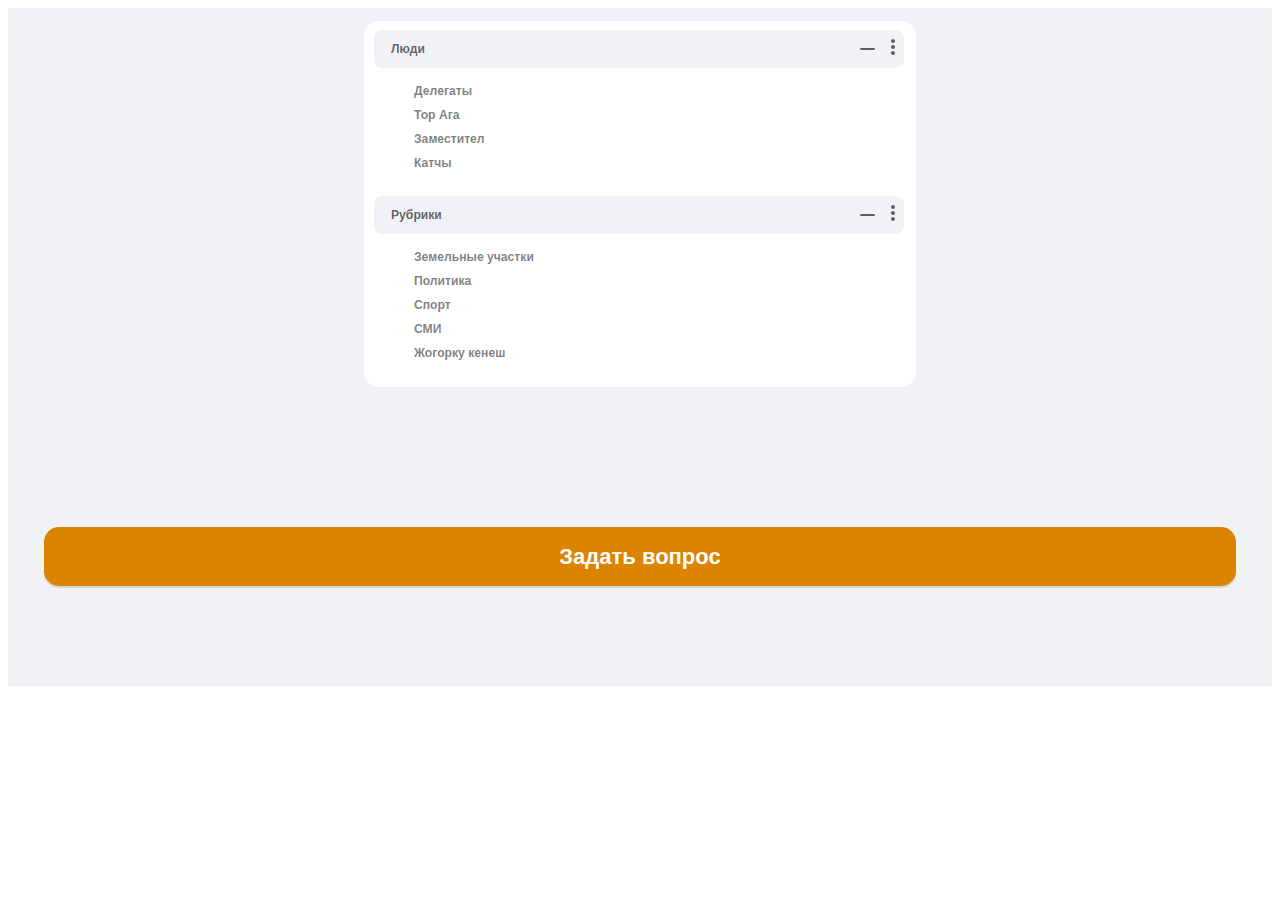
<file: peopleMob.html>
<!DOCTYPE html>
<html lang="en">
<head>
    <meta charset="UTF-8">
    <meta http-equiv="X-UA-Compatible" content="IE=edge">
    <meta name="viewport" content="width=device-width, initial-scale=1.0">

    <link rel="stylesheet" href="fonts/Segoe/stylesheet.css">
    <link rel="stylesheet" href="fonts/Sora/stylesheet.css">
    <link rel="stylesheet" href="css/peopleMob.css">
    <title>Kurultai beta</title>
</head>
<body>
    <div class="wrapper">
        <main>
            <div class="container">
                <div class="main">
                    <section class="peopleMob">
                        <div class="component">
                            <div class="componentHead">
                                <h2>Люди</h2>
                                <div class="actions">
                                    <div class="minus"><img src="images/people/minus.svg" alt=""></div>
                                    <div class="trigger"><img src="images/people/triple.svg" alt=""></div>
                                </div>
                            </div>
                            <ul>
                                <li><a href="delegats.html">Делегаты</a></li>
                                <li>Тор Ага</li>
                                <li>Заместител</li>
                                <li>Катчы</li>
                             </ul>
                        </div>
                        <div class="component">
                            <div class="componentHead">
                                <h2>Рубрики</h2>
                                <div class="actions">
                                    <div class="minus"><img src="images/people/minus.svg" alt=""></div>
                                    <div class="trigger"><img src="images/people/triple.svg" alt=""></div>
                                </div>
                            </div>

                            <ul>
                                <li>Земельные участки</li>
                                <li>Политика</li>
                                <li><a href="rubrics.html">Спорт</a></li>
                                <li>СМИ</li>
                                <li>Жогорку кенеш</li>
                            </ul>

                        </div>
                    </section>
                    <div class="question">
                        <button>Задать вопрос</button>
                    </div>
                    
                </div>
            </div>
        </main>
        <footer class="footer">
            <div class="footerInner">
                <a href="indexActive.html">
                    <div><img src="images/modileFooter/homeDef.svg" alt=""></div>
                </a>
                <a href="peopleMob.html">
                    <div><img src="images/modileFooter/peopleActive.svg" alt=""></div>
                </a>
                <a href="chats.html">
                    <div><img src="images/modileFooter/message.svg" alt=""></div>
                </a>
                <a href="profile.html">
                    <div><img src="images/modileFooter/profile.svg" alt=""></div>
                </a>
            </div>
        </footer>
    </div>
    
</body>
</html>
</file>
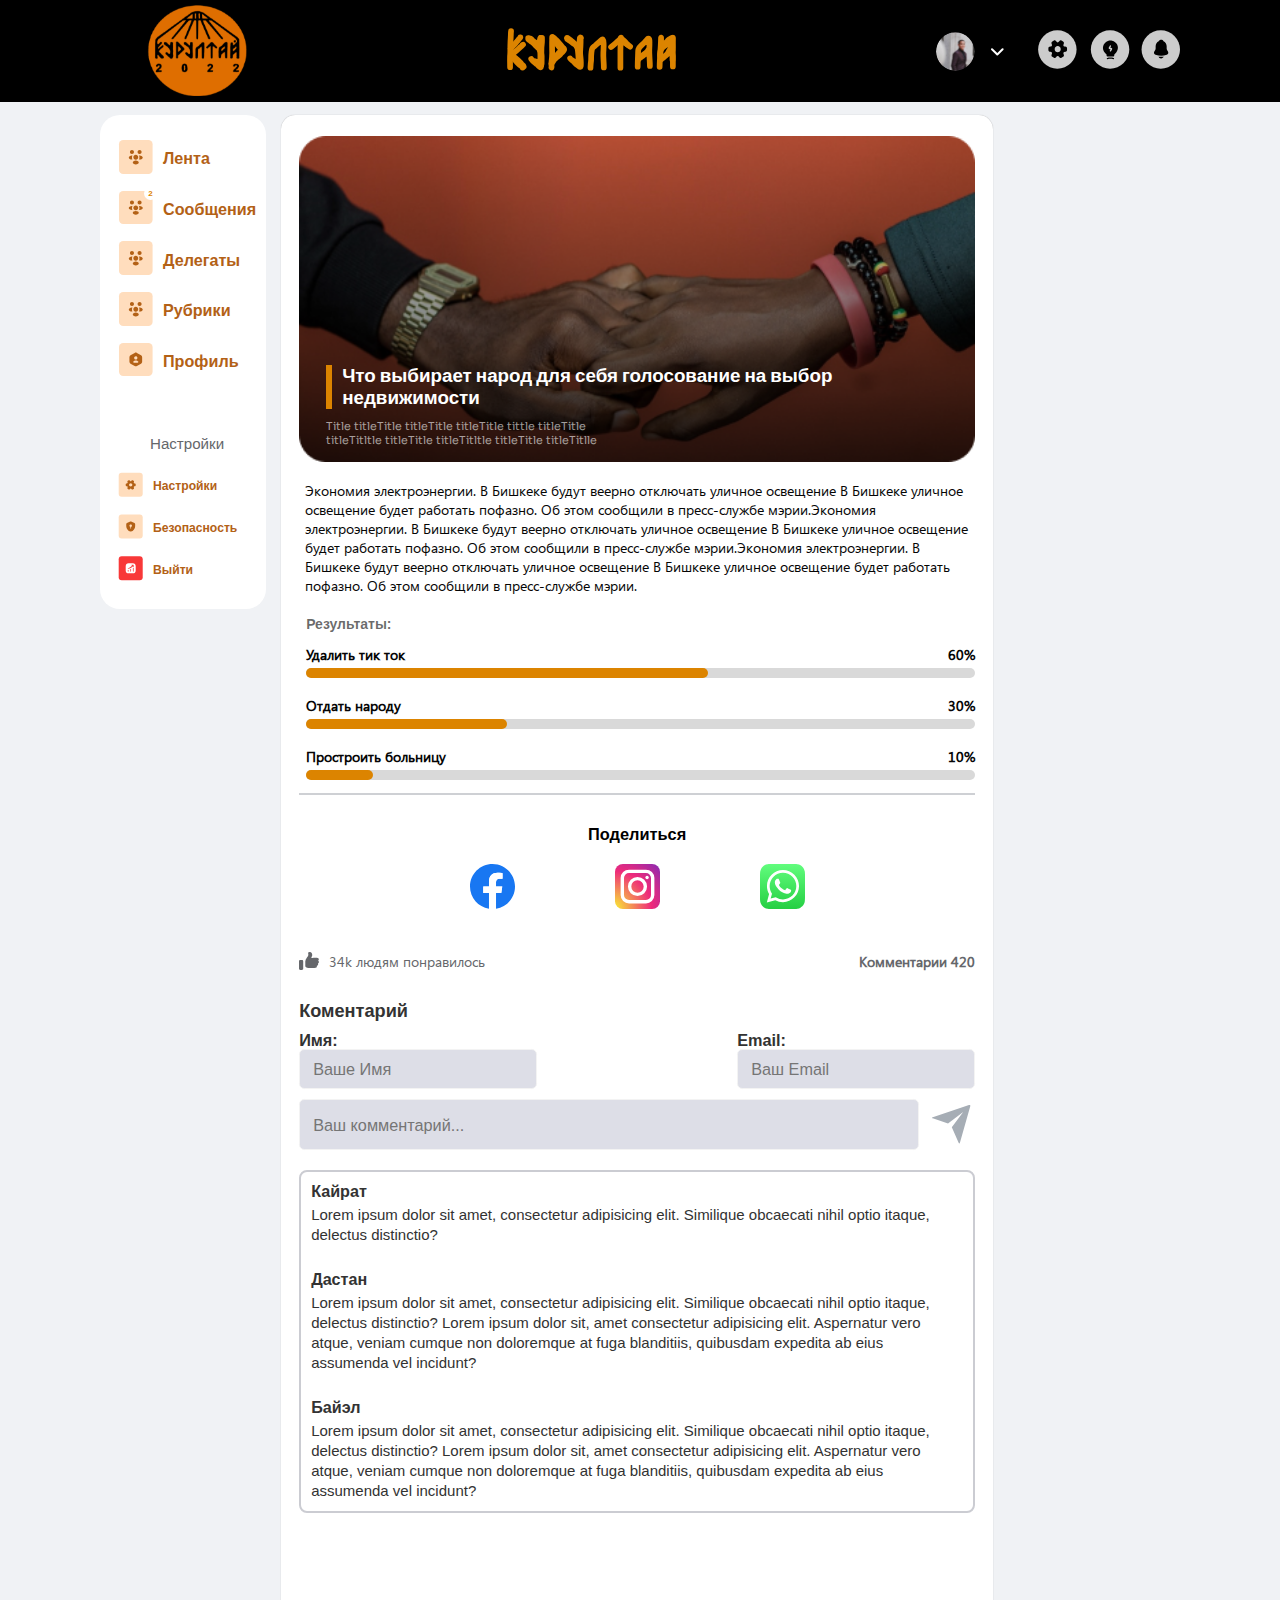
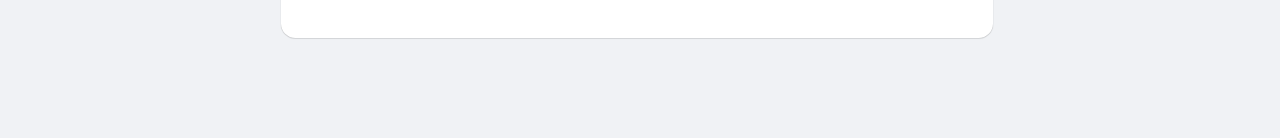
<file: post1.html>
<!DOCTYPE html>
<html lang="en">
<head>
    <meta charset="UTF-8">
    <meta http-equiv="X-UA-Compatible" content="IE=edge">
    <meta name="viewport" content="width=device-width, initial-scale=1.0">

    <link rel="stylesheet" href="fonts/Segoe/stylesheet.css">
    <link rel="stylesheet" href="fonts/Sora/stylesheet.css">
    <link rel="stylesheet" href="css/bundle.css">
    <link rel="stylesheet" href="css/post.css">
    <title>Kurultai beta</title>
</head>
<body>
    <div class="wrapper">
        <header id="headerJs">
            <div class="container">
                <div class="menuInner">
                    <a href="#"><div class="menuLogo"><img src="images/header/logo.svg" alt="logo"></div></a>
                    <div class="search">
                        <img src="images/header/logotext.svg" alt="">
                    </div>
                    <div class="menuRight">
                        <div class="ava">
                            <a href="profile.html" class="avaImg"><img src="images/header/ava.svg" alt="image"></a>
                            <div class="avaArow"><img src="images/header/down.svg" alt="image"></div>
                        </div>
                        <div class="menuActions" >
                            <div class="menuActionsE"><img src="images/header/setting.svg" alt="image"></div>
                            <div class="menuActionsE"><img src="images/header/lamp.svg" alt="image"></div>
                            <div class="menuActionsE"><img src="images/header/notification.svg" alt="image"></div>
                        </div >
                    </div>
                    <div class="menuBurger" id="menu">
                        <span></span>
                    </div>
                    <div class="burgerActive hide" >
                        <div class="ava forProfile" >
                            <div class="avaImg"><img src="images/header/ava.svg" alt="image"></div>
                        </div>
                        <div class="menuActions" >
                            <div class="menuActionsEb"><img src="images/header/setting.svg" alt="image"></div>
                            <div class="menuActionsEb"><img src="images/header/lamp.svg" alt="image"></div>
                            <div class="menuActionsEb"><img src="images/header/notification.svg" alt="image"></div>
                        </div >
                    </div>
                </div>
            </div>
        </header>
        <main>
            <div class="container">
                <div class="main">
                    <section class="profile">
                        <div class="profileList">
                            <ul>
                                <li>
                                    <a href="indexActive.html">
                                        <div><img src="images/profile/list.svg" alt="list"></div>
                                        <h4>Лента</h4>
                                    </a>
                                </li>
                                <li>
                                    <a href="chats.html">
                                        <div> <span>2</span><img src="images/profile/list.svg" alt="list"></div>
                                        <h4>Сообщения</h4>
                                    </a>
                                </li>
                                <li>
                                    <a href="delegats.html">
                                        <div><img src="images/profile/list.svg" alt="list"></div>
                                        <h4>Делегаты</h4>
                                    </a>
                                </li>
                                <li>
                                    <a href="rubrics.html">
                                        <div><img src="images/profile/list.svg" alt="list"></div>
                                        <h4>Рубрики</h4>
                                    </a>
                                </li>
                                <li>
                                    <a href="profile.html">
                                        <div><img src="images/profile/profile.svg" alt="list"></div>
                                        <h4>Профиль</h4>
                                    </a>
                                </li>
                            </ul>
                        </div>
                        <div class="profileSettings">
                            <h3>Настройки</h3>
                            <ul>
                                <li>
                                    <a href="settings.html">
                                        <div><img src="images/profile/settings.svg" alt=""></div>
                                        <h4>Настройки</h4>
                                    </a>
                                </li>
                                <li>
                                    <a href="security.html">
                                        <div><img src="images/profile/security.svg" alt=""></div>
                                        <h4>Безопасность</h4>
                                    </a>
                                </li>
                                <li>
                                    <a href="index.html">
                                        <div><img src="images/profile/quit.svg" alt=""></div>
                                        <h4>Выйти</h4>
                                    </a>
                                </li>
                            </ul>
                        </div>
                    </section>

                    <section class="backBtn">
                            <a href="indexActive.html" class="image"><img src="images/chat1/back.svg" alt="svg"><p>Назад</p></a>
                    </section>
                    <section class="Post">
                        <div class="PostImage" id="introJs">
                            <img src="images/news/choice.png" alt="news">
                            <div class="PostText">
                                <h2>Что выбирает народ для себя голосование на выбор недвижимости</h2>
                                <p>Title titleTitle titleTitle titleTitle tittle titleTitle titleTitltle titleTitle titleTitltle titleTitle titleTitlle</p>
                            </div>
                        </div>
                            <!-- <button class="btnYellow">Обсуждение</button> -->
                        <div class="text"><p>Экономия электроэнергии. В Бишкеке будут веерно отключать уличное освещение В Бишкеке уличное освещение будет работать пофазно. Об этом сообщили в пресс-службе мэрии.Экономия электроэнергии. В Бишкеке будут веерно отключать уличное освещение В Бишкеке уличное освещение будет работать пофазно. Об этом сообщили в пресс-службе мэрии.Экономия электроэнергии. В Бишкеке будут веерно отключать уличное освещение В Бишкеке уличное освещение будет работать пофазно. Об этом сообщили в пресс-службе мэрии.</p></div>
                        <div class="rezalts">
                                <h3>Результаты:</h3>
                                <div class="rezaltsRenge">
                                    <div class="rezaltsRengeE">
                                        <div class="title">
                                            <p>Удалить тик ток</p>
                                            <span>60%</span>
                                        </div>
                                        <div class="grey">
                                            <div class="orange"></div>
                                        </div>
                                    </div>
                                    <div class="rezaltsRengeE">
                                        <div class="title">
                                            <p>Отдать народу</p>
                                            <span>30%</span>
                                        </div>
                                        <div class="grey">
                                            <div class="orange"></div>
                                        </div>
                                    </div>
                                    <div class="rezaltsRengeE">
                                        <div class="title">
                                            <p>Простроить больницу</p>
                                            <span>10%</span>
                                        </div>
                                        <div class="grey">
                                            <div class="orange"></div>
                                        </div>
                                    </div>
                                </div>
                            </div>
                        <div class="prevEnd"></div>
                        <!-- share end-->
                        <div class="share">
                            <style>
                                .socialShare div:hover{
                                    transform: scale(1.2) rotate(360deg);
                                }
                                
                            </style>
                            <h3 style="
                                text-align: center;
                                ">Поделиться</h3>
                            <div class="shareBlock" 
                            style="
                                display: flex;
                                justify-content: space-around;
                                /* если потом добавишь то верний space-around замени на sapce-between */
                                align-items: center;
                                max-width: 420px;
                                margin: 20px auto 40px;
                                gap: 15px;
                                @media (max-width: 550px) {
                                    width: 70%;
                                }
                                ">
                                <!-- если размер не устраивает можешь прямо в теге а в дивке в атрибуте style там где width поменять значение -->
                                <a href="#" class="socialShare">
                                    <div style="width: 45px; transition: .4s;
                                    "><img style="width: 100%" src="images/socialShare/facebook.svg" alt=""></div>
                                </a>
                                <a href="#" class="socialShare">
                                    <div style="width: 45px; transition: .4s;"><img style="width: 100%" src="images/socialShare/instagram.svg" alt=""></div>
                                </a>
                                <a href="#" class="socialShare">
                                    <div style="width: 45px; transition: .4s;"><img style="width: 100%" src="images/socialShare/whatsapp.svg" alt=""></div>
                                </a>
                            </div>
                        </div >
                        <!-- share end -->
                        <div class="PostEnd">
                            <div class="like">
                                <img class="likeActive" src="images/news/likeN.svg" alt="">
                                <img src="images/news/like.svg" alt="">
                                    <!-- <span>Понравилось</span> -->
                                <div class="likeCount">
                                    <span>34k людям понравилось</span>
                                </div>
                            </div>
                            <div href="post1.html" class="comments">
                                <p>Комментарии <span>420</span></p>
                            </div>
                        </div>
                        <div class="comment">
                            <h2>Коментарий</h2>
                            <form action="">
                                <div class="forName">
                                    <div>
                                        <label for="text">Имя: </label>
                                        <input required name="text" type="text" placeholder="Ваше Имя">
                                    </div>
                                    <div>
                                        <label for="email">Email: </label>
                                        <input name="email" required type="email" placeholder="Ваш Email">
                                    </div>
                                </div>
                                <div class="forComment">
                                    <input required type="text" placeholder="Ваш комментарий...">
                                    <button type="submit"><img src="images/chat1/send.svg" alt=""></button>
                                </div>
                            </form>
                            <div class="otherComments">
                                <div class="otherCommentsE">
                                    <h3>Кайрат</h3>
                                    <p class="textComment">Lorem ipsum dolor sit amet, consectetur adipisicing elit. Similique obcaecati nihil optio itaque, delectus distinctio?</p>
                                </div>
                                <div class="otherCommentsE">
                                    <h3 class="nameC">Дастан</h3>
                                    <p class="textComment">Lorem ipsum dolor sit amet, consectetur adipisicing elit. Similique obcaecati nihil optio itaque, delectus distinctio? Lorem ipsum dolor sit, amet consectetur adipisicing elit. Aspernatur vero atque, veniam cumque non doloremque at fuga blanditiis, quibusdam expedita ab eius assumenda vel incidunt?</p>
                                </div>
                                <div class="otherCommentsE">
                                    <h3>Байэл</h3>
                                    <p class="textComment">Lorem ipsum dolor sit amet, consectetur adipisicing elit. Similique obcaecati nihil optio itaque, delectus distinctio? Lorem ipsum dolor sit, amet consectetur adipisicing elit. Aspernatur vero atque, veniam cumque non doloremque at fuga blanditiis, quibusdam expedita ab eius assumenda vel incidunt?</p>
                                </div>
                            </div>
                        </div>
                    </section>
                    
                </div>
            </div>
        </main>
        <footer class="footer">
            <div class="footerInner">
                <a href="indexActive.html">
                    <div><img src="images/modileFooter/home.svg" alt=""></div>
                </a>
                <a href="peopleMob.html">
                    <div><img src="images/modileFooter/people.svg" alt=""></div>
                </a>
                <a href="chats.html">
                    <div><img src="images/modileFooter/message.svg" alt=""></div>
                </a>
                <a href="profile.html">
                    <div><img src="images/modileFooter/profile.svg" alt=""></div>
                </a>
            </div>
        </footer>
    </div>
</body>
<script src="js/app.js"></script>
</html>
</file>
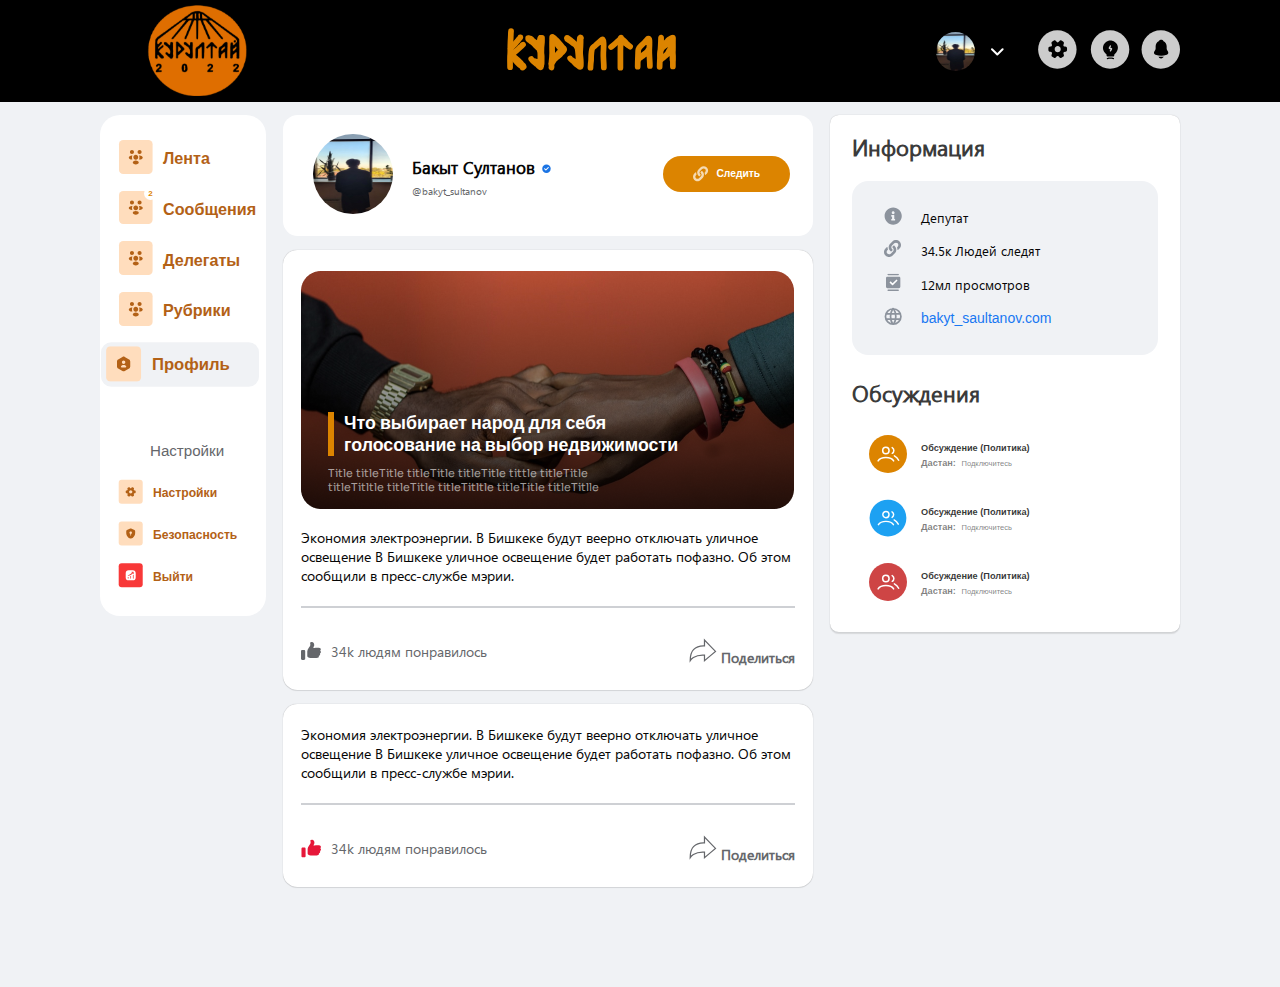
<file: profile.html>
<!DOCTYPE html>
<html lang="en">
<head>
    <meta charset="UTF-8">
    <meta http-equiv="X-UA-Compatible" content="IE=edge">
    <meta name="viewport" content="width=device-width, initial-scale=1.0">

    <link rel="stylesheet" href="fonts/Segoe/stylesheet.css">
    <link rel="stylesheet" href="fonts/Sora/stylesheet.css">

    <link rel="stylesheet" href="css/bundle.css">
    <link rel="stylesheet" href="css/news.css">
    <link rel="stylesheet" href="css/profile.css">
    <title>Kurultai beta</title>
</head>
<body>
    <div class="wrapper">
        <header id="headerJs">
            <div class="container">
                <div class="menuInner">
                    <a href="#"><div class="menuLogo"><img src="images/header/logo.svg" alt="logo"></div></a>
                    <div class="search">
                        <img src="images/header/logotext.svg" alt="">
                    </div>
                    <div class="menuRight">
                        <div class="ava">
                            <a href="profile.html" class="avaImg"><img src="images/people/hi.jpg" alt="image"></a>
                            <div class="avaArow"><img src="images/header/down.svg" alt="image"></div>
                        </div>
                        <div class="menuActions" >
                            <div class="menuActionsE"><img src="images/header/setting.svg" alt="image"></div>
                            <div class="menuActionsE"><img src="images/header/lamp.svg" alt="image"></div>
                            <div class="menuActionsE"><img src="images/header/notification.svg" alt="image"></div>
                        </div >
                    </div>
                    <div class="menuBurger" id="menu">
                        <span></span>
                    </div>
                    <div class="burgerActive hide" >
                        <div class="ava forProfile" >
                            <div class="avaImg"><img src="images/header/ava.svg" alt="image"></div>
                        </div>
                        <div class="menuActions" >
                            <div class="menuActionsEb"><img src="images/header/setting.svg" alt="image"></div>
                            <div class="menuActionsEb"><img src="images/header/lamp.svg" alt="image"></div>
                            <div class="menuActionsEb"><img src="images/header/notification.svg" alt="image"></div>
                        </div >
                    </div>
                </div>
            </div>
        </header>
        <main id="introJs">
            <div class="container">
                <div class="main">
                    <section class="profile">
                        <div class="profileList">
                            <ul>
                                <li>
                                    <a href="indexActive.html">
                                        <div><img src="images/profile/list.svg" alt="list"></div>
                                        <h4>Лента</h4>
                                    </a>
                                </li>
                                <li >
                                    <a href="chats.html">
                                        <div> <span>2</span><img src="images/profile/list.svg" alt="list"></div>
                                        <h4>Сообщения</h4>
                                    </a>
                                </li>
                                <li>
                                    <a href="delegats.html">
                                        <div><img src="images/profile/list.svg" alt="list"></div>
                                        <h4>Делегаты</h4>
                                    </a>
                                </li>
                                <li>
                                    <a href="rubrics.html">
                                        <div><img src="images/profile/list.svg" alt="list"></div>
                                        <h4>Рубрики</h4>
                                    </a>
                                </li>
                                <li class="listActive">
                                    <a href="">
                                        <div><img src="images/profile/profile.svg" alt="list"></div>
                                        <h4>Профиль</h4>
                                    </a>
                                </li>
                            </ul>
                        </div>
                        <div class="profileSettings">
                            <h3>Настройки</h3>
                            <ul>
                                <li>
                                    <a href="settings.html">
                                        <div><img src="images/profile/settings.svg" alt=""></div>
                                        <h4>Настройки</h4>
                                    </a>
                                </li>
                                <li>
                                    <a href="security.html">
                                        <div><img src="images/profile/security.svg" alt=""></div>
                                        <h4>Безопасность</h4>
                                    </a>
                                </li>
                                <li>
                                    <a href="index.html">
                                        <div><img src="images/profile/quit.svg" alt=""></div>
                                        <h4>Выйти</h4>
                                    </a>
                                </li>
                            </ul>
                        </div>
                    </section>
                    <section  class="headMob">
                        <a href="chats.html" class="back"><img src="images/security/back1.svg" alt=""></a>
                        <div class="popBtn"><img src="images/profile/setting.svg" alt=""></div>
                    </section>
                    <section class="mainProf">
                        <div class="mainProfHead">
                            <div class="about">
                                <div class="ava"><img src="images/people/hi.jpg" alt=""></div>
                                <div class="name">
                                    <h2>Бакыт Султанов <div><img src="images/profile/galka.svg" alt=""></div></h2>
                                    <span>@bakyt_sultanov</span>
                                </div>
                            </div>
                            <button class="mainProfBtn">
                                <img src="images/profile/forBtn.svg" alt=""> Следить
                            </button>
                        </div>
                        <div class="mainProfHeadMob">
                            <div class="ava"><img src="images/people/hi.jpg" alt=""></div>
                            <h2>Бакыт Султанов</h2>
                            <p class="subtitle">Has maiorum habemus detraxit at. Timeam fabulas splendide et his.Usu nullam dolorum quaestio ei, sit vidit facilisis ea. Per ne impedit iracundia neglegentur.</p>
                            <ul>
                                <li><div><img src="images/profile/thirdS.svg" alt=""></div><span>12мл просмотров</span></li>
                                <li><div><img src="images/profile/firstS.svg" alt=""></div><span>Депутат</span></li>
                                <li><div><img src="images/profile/secondS.svg" alt=""></div><span>34.5к Людей следят</span></li>
                            </ul>
                            <div class="actions">
                                <button class="btnSled">Следить</button>
                                <button class="inet"><img src="images/profile/inetOring.svg" alt=""></button>
                            </div>
                        </div>

                        <div class="mobNav">
                            <h3 class="newsH3 active">Новости</h3>
                            <h3 class="discusH3">Обсуждения</h3>
                        </div>

                        <div class="news">
                            <a class="newsImage">
                                <img src="images/news/choice.png" alt="news">
                                <div class="newsText">
                                    <h2>Что выбирает народ для себя голосование на выбор недвижимости</h2>
                                    <p>Title titleTitle titleTitle titleTitle tittle titleTitle titleTitltle titleTitle titleTitltle titleTitle titleTitlle</p>
                                </div>
                            </a>
                            <div class="text"><p>Экономия электроэнергии. В Бишкеке будут веерно отключать уличное освещение В Бишкеке уличное освещение будет работать пофазно. Об этом сообщили в пресс-службе мэрии.</p></div>
                            
                            <div class="prevEnd"></div>
                            <div class="newsEnd">
                                <div class="like">
                                    <img class="likeActive" src="images/news/likeN.svg" alt="">
                                    <img src="images/news/like.svg" alt="">
                                  
                                    <div class="likeCount">
                                        <span>34k людям понравилось</span>
                                    </div>
                                </div>
                                <div class="share">
                                    <img src="images/news/share.svg" alt="">
                                    <span>Поделиться</span>
                                </div>
                            </div>
                            
                        </div >
                        <div class="news">   
                            <div class="text"><p>Экономия электроэнергии. В Бишкеке будут веерно отключать уличное освещение В Бишкеке уличное освещение будет работать пофазно. Об этом сообщили в пресс-службе мэрии.</p></div>
                            <div class="prevEnd"></div>
                            <div class="newsEnd">
                                <div class="like">
                                    <img src="images/news/likeN.svg" alt="">
                                    <img class="likeActive" src="images/news/like.svg" alt="">
                                    <!-- <span>Понравилось</span> -->
                                    <div class="likeCount">
                                        <span>34k людям понравилось</span>
                                    </div>
                                </div>
                                <div class="share">
                                    <img src="images/news/share.svg" alt="">
                                    <span>Поделиться</span>
                                </div>
                            </div>
                        </div >

                        <div class="mobDiscus">
                            <h2>Обсуждения</h2>
                            <a href="chat1.html" class="chatsBlockE">
                                <div class="foto"><img src="images/chats/chat1.svg" alt="chat"></div>
                                <div class="title">
                                    <h3>Обсуждение (Политика)</h3>
                                    <p>Дастан: <span>Подключитесь</span></p>
                                </div>
                            </a>
                            <a href="chat1.html" class="chatsBlockE">
                                <div class="foto"><img src="images/chats/chatBlue.svg" alt="chat"></div>
                                <div class="title">
                                    <h3>Обсуждение (Политика)</h3>
                                    <p>Дастан: <span>Подключитесь</span></p>
                                </div>
                            </a>
                            <a href="chat1.html" class="chatsBlockE">
                                <div class="foto"><img src="images/chats/chat4.svg" alt="chat"></div>
                                <div class="title">
                                    <h3>Обсуждение (Политика)</h3>
                                    <p>Дастан: <span>Подключитесь</span></p>
                                </div>
                            </a>
                        </div>
                    </section>
                    <section class="info">
                        <h2>Информация</h2>
                        <div class="infoAbout">
                            <ul>
                                <li><div><img src="images/profile/firstS.svg" alt=""></div><span>Депутат</span></li>
                                <li><div><img src="images/profile/secondS.svg" alt=""></div><span>34.5к Людей следят</span></li>
                                <li><div><img src="images/profile/thirdS.svg" alt=""></div><span>12мл просмотров</span></li>
                                <li><div><img src="images/profile/lastS.svg" alt=""></div><a href="#">bakyt_saultanov.com</a></li>
                            </ul>
                        </div>
                        <h2>Обсуждения</h2>
                        <div class="infoDiscus">
                            <a href="chat1.html" class="chatsBlockE">
                                <div class="foto"><img src="images/chats/chat1.svg" alt="chat"></div>
                                <div class="title">
                                    <h3>Обсуждение (Политика)</h3>
                                    <p>Дастан: <span>Подключитесь</span></p>
                                </div>
                            </a>
                            <a href="chat1.html" class="chatsBlockE">
                                <div class="foto"><img src="images/chats/chatBlue.svg" alt="chat"></div>
                                <div class="title">
                                    <h3>Обсуждение (Политика)</h3>
                                    <p>Дастан: <span>Подключитесь</span></p>
                                </div>
                            </a>
                            <a href="chat1.html" class="chatsBlockE">
                                <div class="foto"><img src="images/chats/chat4.svg" alt="chat"></div>
                                <div class="title">
                                    <h3>Обсуждение (Политика)</h3>
                                    <p>Дастан: <span>Подключитесь</span></p>
                                </div>
                            </a>
                        </div>
                    </section>
                </div>
            </div>
        </main>
        <div class="settingPop hide">
            <div class="modal">
                <div class="line"></div>
                <ul>
                    <li>
                        <div><img src="images/profile/setting.svg" alt=""></div>
                        <a href="settings.html">Основные</a>
                    </li>
                    <li>
                        <div><img src="images/profile/zamok.svg" alt=""></div>
                        <a href="security.html">Безопасность</a>
                    </li>
                    <li>
                        <div><img src="images/profile/getOut.svg" alt=""></div>
                        <a href="index.html">Выйти</a>
                    </li>
                </ul>
            </div>
        </div>
        <footer   class="footer">
            <div class="footerInner">
                <a href="indexActive.html">
                    <div><img src="images/modileFooter/homeDef.svg" alt=""></div>
                </a>
                <a href="peopleMob.html">
                    <div><img src="images/modileFooter/people.svg" alt=""></div>
                </a>
                <a href="chats.html">
                    <div><img src="images/modileFooter/message.svg" alt=""></div>
                </a>
                <a href="profile.html">
                    <div><img src="images/modileFooter/profActive.svg" alt=""></div>
                </a>
            </div>
        </footer>
    </div>
</body>
<script src="js/app.js"></script>
<script src="js/profileMob.js"></script>
</html>
</file>
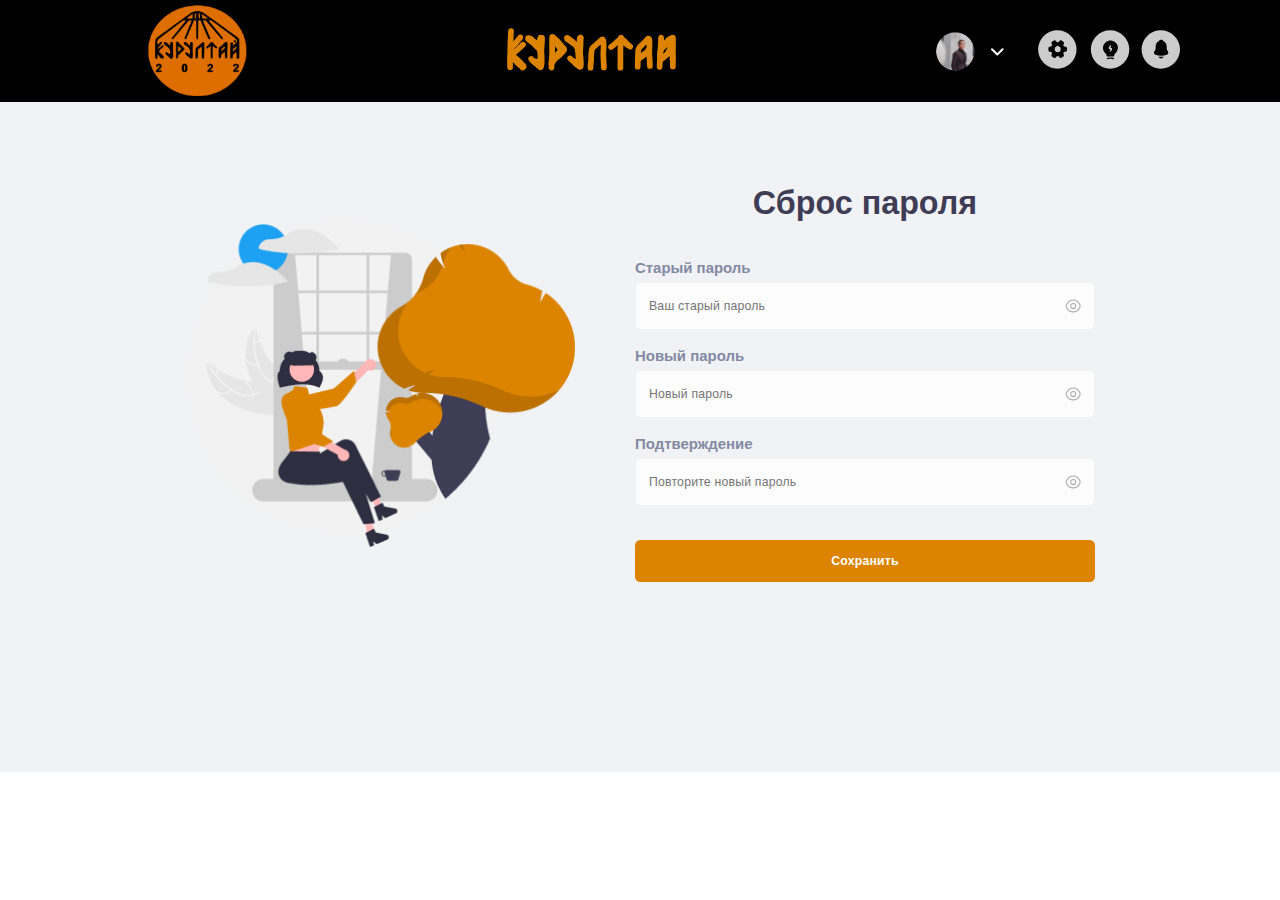
<file: resetPassword.html>
<!DOCTYPE html>
<html lang="en">
<head>
    <meta charset="UTF-8">
    <meta http-equiv="X-UA-Compatible" content="IE=edge">
    <meta name="viewport" content="width=device-width, initial-scale=1.0">

    <link rel="stylesheet" href="fonts/Segoe/stylesheet.css">
    <link rel="stylesheet" href="fonts/Sora/stylesheet.css">
    <link rel="stylesheet" href="css/bundle.css">
    <link rel="stylesheet" href="css/resetPassword.css">
    <title>Kurultai beta</title>
</head>
<body>
    <div class="wrapper">
        <header id="headerJs">
            <div class="container">
                <div class="menuInner">
                    <a href="#"><div class="menuLogo"><img src="images/header/logo.svg" alt="logo"></div></a>
                    <div class="search">
                        <img src="images/header/logotext.svg" alt="">
                    </div>
                    <div class="menuRight">
                        <div class="ava">
                            <a href="profile.html" class="avaImg"><img src="images/header/ava.svg" alt="image"></a>
                            <div class="avaArow"><img src="images/header/down.svg" alt="image"></div>
                        </div>
                        <div class="menuActions" >
                            <div class="menuActionsE"><img src="images/header/setting.svg" alt="image"></div>
                            <div class="menuActionsE"><img src="images/header/lamp.svg" alt="image"></div>
                            <div class="menuActionsE"><img src="images/header/notification.svg" alt="image"></div>
                        </div >
                    </div>
                    <div class="menuBurger" id="menu">
                        <span></span>
                    </div>
                    <div class="burgerActive hide" >
                        <div class="ava forProfile" >
                            <div class="avaImg"><img src="images/header/ava.svg" alt="image"></div>
                        </div>
                        <div class="menuActions" >
                            <div class="menuActionsEb"><img src="images/header/setting.svg" alt="image"></div>
                            <div class="menuActionsEb"><img src="images/header/lamp.svg" alt="image"></div>
                            <div class="menuActionsEb"><img src="images/header/notification.svg" alt="image"></div>
                        </div >
                    </div>
                </div>
            </div>
        </header>
        <main>
            <div class="container">
                <div class="main">
                    <section class="headMob">
                        <a href="profile.html" class="back"><img src="images/security/back1.svg" alt=""></a>
                    </section>
                    <section class="resetP">
                        <div class="left"><img src="images/security/welcome.png" alt="welcome"></div>
                        <form id="resetPassword" action="" class="right">
                            <h1>Сброс пароля</h1>
                            <div class="pole">
                                <label for="old">Старый пароль</label>
                                <input required id="old" placeholder="Ваш старый пароль" name="old" type="password">
                                <span class="eyeForOld"><img src="images/security/eye.svg" alt=""></span>
                            </div>
                            <div class="pole">
                                <label for="new">Новый пароль</label>
                                <input required id="new" placeholder="Новый пароль" name="new" type="password">
                                <span class="eyeForNew"><img src="images/security/eye.svg" alt=""></span>
                            </div>
                            <div class="pole">
                                <label for="pass">Подтверждение</label>
                                <input required id="pass" placeholder="Повторите новый пароль" name="pass" type="password">
                                <span class="eyeForPass"><img src="images/security/eye.svg" alt=""></span>
                            </div>
                            <input class="save" id="introJs" type="submit" value="Сохранить">
                        </form>
                    </section>
                </div>
            </div>
        </main>
    </div>
</body>
<script src="js/resetMenu.js"></script>
</html>
</file>
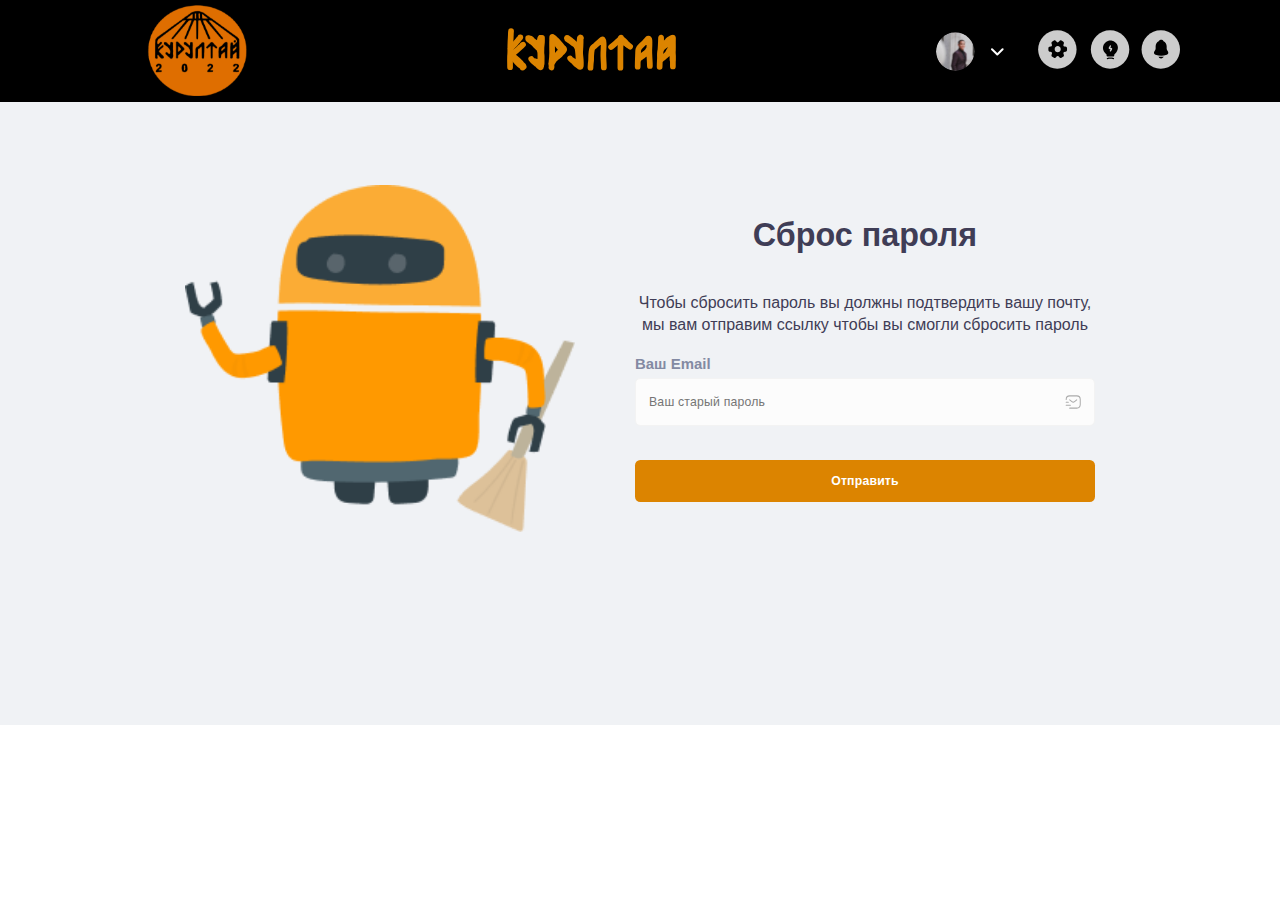
<file: resetPassword2.html>
<!DOCTYPE html>
<html lang="en">
<head>
    <meta charset="UTF-8">
    <meta http-equiv="X-UA-Compatible" content="IE=edge">
    <meta name="viewport" content="width=device-width, initial-scale=1.0">

    <link rel="stylesheet" href="fonts/Segoe/stylesheet.css">
    <link rel="stylesheet" href="fonts/Sora/stylesheet.css">
    <link rel="stylesheet" href="css/bundle.css">
    <link rel="stylesheet" href="css/resetPassword2.css">
    <title>Kurultai beta</title>
</head>
<body>
    <div class="wrapper">
        <header id="headerJs">
            <div class="container">
                <div class="menuInner">
                    <a href="#"><div class="menuLogo"><img src="images/header/logo.svg" alt="logo"></div></a>
                    <div class="search">
                        <img src="images/header/logotext.svg" alt="">
                    </div>
                    <div class="menuRight">
                        <div class="ava">
                            <a href="profile.html" class="avaImg"><img src="images/header/ava.svg" alt="image"></a>
                            <div class="avaArow"><img src="images/header/down.svg" alt="image"></div>
                        </div>
                        <div class="menuActions" >
                            <div class="menuActionsE"><img src="images/header/setting.svg" alt="image"></div>
                            <div class="menuActionsE"><img src="images/header/lamp.svg" alt="image"></div>
                            <div class="menuActionsE"><img src="images/header/notification.svg" alt="image"></div>
                        </div >
                    </div>
                    <div class="menuBurger" id="menu">
                        <span></span>
                    </div>
                    <div class="burgerActive hide" >
                        <div class="ava forProfile" >
                            <div class="avaImg"><img src="images/header/ava.svg" alt="image"></div>
                        </div>
                        <div class="menuActions" >
                            <div class="menuActionsEb"><img src="images/header/setting.svg" alt="image"></div>
                            <div class="menuActionsEb"><img src="images/header/lamp.svg" alt="image"></div>
                            <div class="menuActionsEb"><img src="images/header/notification.svg" alt="image"></div>
                        </div >
                    </div>
                </div>
            </div>
        </header>
        <main>
            <div class="container">
                <div class="main">
                    <section class="headMob">
                        <a href="profile.html" class="back"><img src="images/security/back1.svg" alt=""></a>
                    </section>
                    <section class="resetP">
                        <div class="left"><img src="images/security/emailGo.png" alt="welcome"></div>
                        <form id="resetPassword" action="" class="right">
                            <h1>Сброс пароля</h1>
                            <p>Чтобы сбросить пароль вы должны подтвердить вашу почту, мы вам отправим ссылку чтобы вы смогли сбросить пароль</p>
                            <div class="pole">
                                <label for="old">Ваш Email</label>
                                <input required id="old" placeholder="Ваш старый пароль" name="old" type="email">
                                <span class="eyeForOld"><img src="images/security/foremail.svg" alt=""></span>
                            </div>
                           
                            <input class="save" id="introJs" type="submit" value="Отправить">
                        </form>
                    </section>
                </div>
            </div>
        </main>
    </div>
</body>
<script src="js/resetMenu2.js"></script>
</html>
</file>
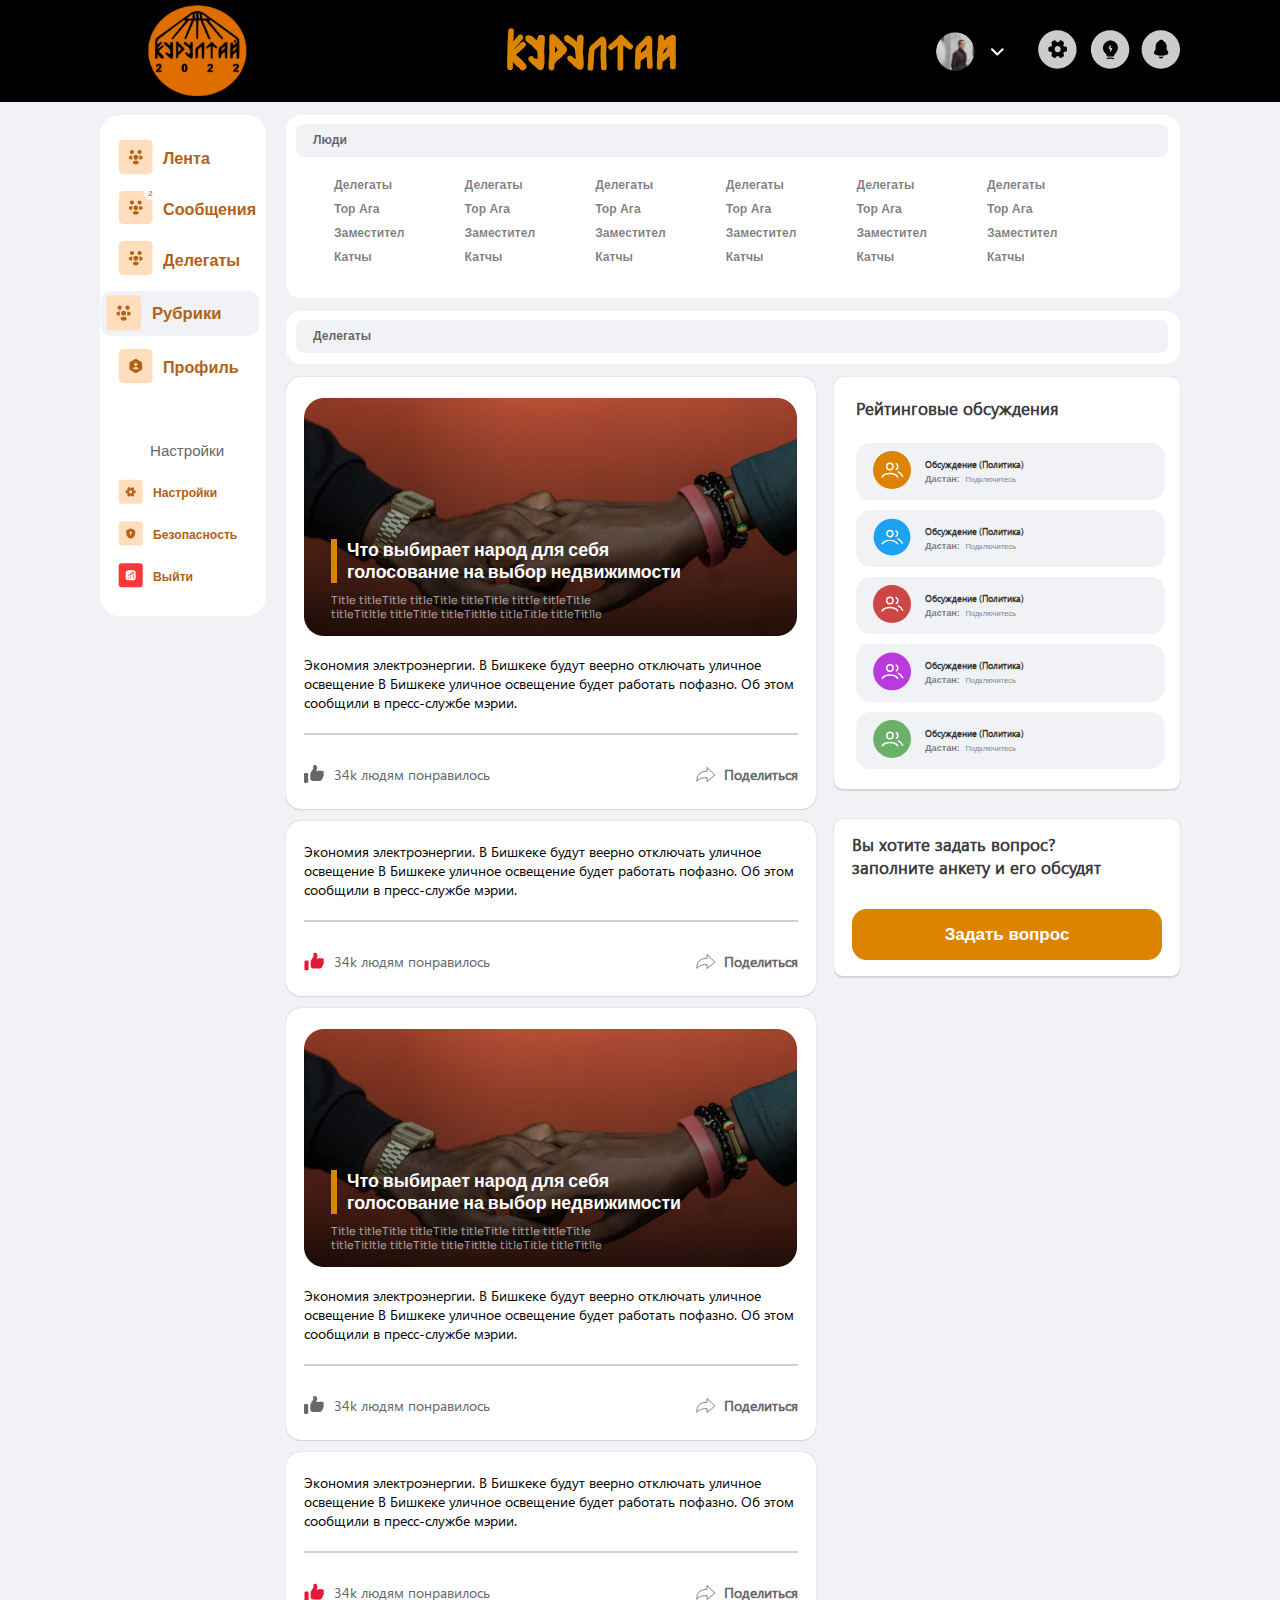
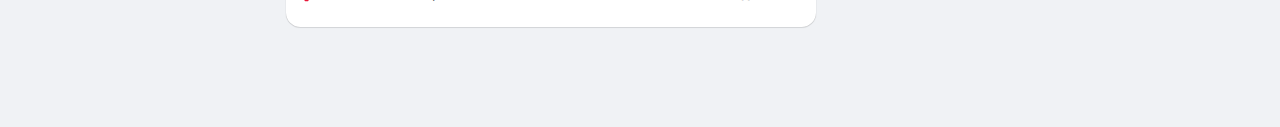
<file: rubrics.html>
<!DOCTYPE html>
<html lang="en">
<head>
    <meta charset="UTF-8">
    <meta http-equiv="X-UA-Compatible" content="IE=edge">
    <meta name="viewport" content="width=device-width, initial-scale=1.0">

    <link rel="stylesheet" href="fonts/Segoe/stylesheet.css">
    <link rel="stylesheet" href="fonts/Sora/stylesheet.css">
    <link rel="stylesheet" href="css/bundle.css">
    <link rel="stylesheet" href="css/rubrics.css">
    <title>Kurultai beta</title>
</head>
<body>
    <div class="wrapper">
        <header id="headerJs">
            <div class="container">
                <div class="menuInner">
                    <a href="#"><div class="menuLogo"><img src="images/header/logo.svg" alt="logo"></div></a>
                   <div class="search">
                        <img src="images/header/logotext.svg" alt="">
                    </div>
                    <div class="menuRight">
                        <div class="ava">
                            <a href="profile.html" class="avaImg"><img src="images/header/ava.svg" alt="image"></a>
                            <div class="avaArow"><img src="images/header/down.svg" alt="image"></div>
                        </div>
                        <div class="menuActions" >
                            <div class="menuActionsE"><img src="images/header/setting.svg" alt="image"></div>
                            <div class="menuActionsE"><img src="images/header/lamp.svg" alt="image"></div>
                            <div class="menuActionsE"><img src="images/header/notification.svg" alt="image"></div>
                        </div >
                    </div>
                    <div class="menuBurger" id="menu">
                        <span></span>
                    </div>
                    <div class="burgerActive hide" >
                        <div class="ava forProfile" >
                            <div class="avaImg"><img src="images/header/ava.svg" alt="image"></div>
                        </div>
                        <div class="menuActions" >
                            <div class="menuActionsEb"><img src="images/header/setting.svg" alt="image"></div>
                            <div class="menuActionsEb"><img src="images/header/lamp.svg" alt="image"></div>
                            <div class="menuActionsEb"><img src="images/header/notification.svg" alt="image"></div>
                        </div >
                    </div>
                </div>
            </div>
        </header>
        <main>
            <div class="container">
                <div class="main">
                    <section class="profile">
                        <div class="profileList">
                            <ul>
                                <li>
                                    <a href="indexActive.html">
                                        <div><img src="images/profile/list.svg" alt="list"></div>
                                        <h4>Лента</h4>
                                    </a>
                                </li>
                                <li>
                                    <a href="chats.html">
                                        <div> <span>2</span><img src="images/profile/list.svg" alt="list"></div>
                                        <h4>Сообщения</h4>
                                    </a>
                                </li>
                                <li>
                                    <a href="delegats.html">
                                        <div><img src="images/profile/list.svg" alt="list"></div>
                                        <h4>Делегаты</h4>
                                    </a>
                                </li>
                                <li class="listActive">
                                    <a href="rubrics.html">
                                        <div><img src="images/profile/list.svg" alt="list"></div>
                                        <h4>Рубрики</h4>
                                    </a>
                                </li>
                                <li>
                                    <a href="profile.html">
                                        <div><img src="images/profile/profile.svg" alt="list"></div>
                                        <h4>Профиль</h4>
                                    </a>
                                </li>
                            </ul>
                        </div>
                        <div class="profileSettings">
                            <h3>Настройки</h3>
                            <ul>
                                <li>
                                    <a href="settings.html">
                                        <div><img src="images/profile/settings.svg" alt=""></div>
                                        <h4>Настройки</h4>
                                    </a>
                                </li>
                                <li>
                                    <a href="security.html">
                                        <div><img src="images/profile/security.svg" alt=""></div>
                                        <h4>Безопасность</h4>
                                    </a>
                                </li>
                                <li>
                                    <a href="index.html">
                                        <div><img src="images/profile/quit.svg" alt=""></div>
                                        <h4>Выйти</h4>
                                    </a>
                                </li>
                            </ul>
                        </div>
                    </section>
                    <section class="backBtn">
                        <a href="peopleMob.html" class="image"><img src="images/chat1/back.svg" alt="svg"><p>Назад</p></a>
                    </section>
                    <section class="rubrics">
                        <div class="component">
                            <h2>Люди</h2>
                            <div class="lists">
                                <ul>
                                    <li>Делегаты</li>
                                    <li>Тор Ага</li>
                                    <li>Заместител</li>
                                    <li>Катчы</li>
                                </ul>
                                <ul>
                                    <li>Делегаты</li>
                                    <li>Тор Ага</li>
                                    <li>Заместител</li>
                                    <li>Катчы</li>
                                </ul>
                                <ul>
                                    <li>Делегаты</li>
                                    <li>Тор Ага</li>
                                    <li>Заместител</li>
                                    <li>Катчы</li>
                                </ul>
                                <ul>
                                    <li>Делегаты</li>
                                    <li>Тор Ага</li>
                                    <li>Заместител</li>
                                    <li>Катчы</li>
                                </ul>
                                <ul>
                                    <li>Делегаты</li>
                                    <li>Тор Ага</li>
                                    <li>Заместител</li>
                                    <li>Катчы</li>
                                </ul>
                                <ul>
                                    <li>Делегаты</li>
                                    <li>Тор Ага</li>
                                    <li>Заместител</li>
                                    <li>Катчы</li>
                                </ul>
                            </div>
                        </div>
                        <div class="component">
                            <h2>Делегаты</h2>
                        </div>
                        <div class="componentSport">
                            <h2>Спорт</h2>
                        </div>
                        <div class="rubricsBody">
                            <div class="rubricsNews">
                                <div class="news">
                                    <div class="newsImage">
                                        <img src="images/news/choice.png" alt="news">
                                        <div class="newsText">
                                            <h2>Что выбирает народ для себя голосование на выбор недвижимости</h2>
                                            <p>Title titleTitle titleTitle titleTitle tittle titleTitle titleTitltle titleTitle titleTitltle titleTitle titleTitlle</p>
                                        </div>
                                    </div>
                                    <!-- <button class="btnYellow">Обсуждение</button> -->
                                    <div class="text"><p>Экономия электроэнергии. В Бишкеке будут веерно отключать уличное освещение В Бишкеке уличное освещение будет работать пофазно. Об этом сообщили в пресс-службе мэрии.</p></div>
                                    
                                    <div class="prevEnd"></div>
                                    <div class="newsEnd">
                                        <div class="like">
                                            <img class="likeActive" src="images/news/likeN.svg" alt="">
                                            <img src="images/news/like.svg" alt="">
                                            <!-- <span>Понравилось</span> -->
                                            <div class="likeCount">
                                                <span>34k людям понравилось</span>
                                            </div>
                                        </div>
                                        <div class="share">
                                            <img src="images/news/share.svg" alt="">
                                            <span>Поделиться</span>
                                        </div>
                                    </div>
                                    
                                </div >
                                <div class="news">   
                                    <div class="text"><p>Экономия электроэнергии. В Бишкеке будут веерно отключать уличное освещение В Бишкеке уличное освещение будет работать пофазно. Об этом сообщили в пресс-службе мэрии.</p></div>
                                    <div class="prevEnd"></div>
                                    <div class="newsEnd">
                                        <div class="like">
                                            <img src="images/news/likeN.svg" alt="">
                                            <img class="likeActive" src="images/news/like.svg" alt="">
                                            <!-- <span>Понравилось</span> -->
                                            <div class="likeCount">
                                                <span>34k людям понравилось</span>
                                            </div>
                                        </div>
                                        <div class="share">
                                            <img src="images/news/share.svg" alt="">
                                            <span>Поделиться</span>
                                        </div>
                                    </div>
                                </div >
                                <div class="news">
                                    <div class="newsImage">
                                        <img src="images/news/choice.png" alt="news">
                                        <div class="newsText">
                                            <h2>Что выбирает народ для себя голосование на выбор недвижимости</h2>
                                            <p>Title titleTitle titleTitle titleTitle tittle titleTitle titleTitltle titleTitle titleTitltle titleTitle titleTitlle</p>
                                        </div>
                                    </div>
                                    <!-- <button class="btnYellow">Обсуждение</button> -->
                                    <div class="text"><p>Экономия электроэнергии. В Бишкеке будут веерно отключать уличное освещение В Бишкеке уличное освещение будет работать пофазно. Об этом сообщили в пресс-службе мэрии.</p></div>
                                    
                                    <div class="prevEnd"></div>
                                    <div class="newsEnd">
                                        <div class="like">
                                            <img class="likeActive" src="images/news/likeN.svg" alt="">
                                            <img src="images/news/like.svg" alt="">
                                            <!-- <span>Понравилось</span> -->
                                            <div class="likeCount">
                                                <span>34k людям понравилось</span>
                                            </div>
                                        </div>
                                        <div class="share">
                                            <img src="images/news/share.svg" alt="">
                                            <span>Поделиться</span>
                                        </div>
                                    </div>
                                    
                                </div >
                                <div class="news">   
                                    <div class="text"><p>Экономия электроэнергии. В Бишкеке будут веерно отключать уличное освещение В Бишкеке уличное освещение будет работать пофазно. Об этом сообщили в пресс-службе мэрии.</p></div>
                                    <div class="prevEnd"></div>
                                    <div class="newsEnd">
                                        <div class="like">
                                            <img src="images/news/likeN.svg" alt="">
                                            <img class="likeActive" src="images/news/like.svg" alt="">
                                            <!-- <span>Понравилось</span> -->
                                            <div class="likeCount">
                                                <span>34k людям понравилось</span>
                                            </div>
                                        </div>
                                        <div class="share">
                                            <img src="images/news/share.svg" alt="">
                                            <span>Поделиться</span>
                                        </div>
                                    </div>
                                </div >
                            </div>

                            <div class="rubricsRight">
                                <div class="reitings">
                                    <h3>Рейтинговые обсуждения</h3>
                                    <div class="infoDiscus">
                                        <a href="chat1.html" class="chatsBlockE">
                                            <div class="foto"><img src="images/chats/chat1.svg" alt="chat"></div>
                                            <div class="title">
                                                <h3>Обсуждение (Политика)</h3>
                                                <p>Дастан: <span>Подключитесь</span></p>
                                            </div>
                                        </a>
                                        <a href="chat1.html" class="chatsBlockE">
                                            <div class="foto"><img src="images/chats/chatBlue.svg" alt="chat"></div>
                                            <div class="title">
                                                <h3>Обсуждение (Политика)</h3>
                                                <p>Дастан: <span>Подключитесь</span></p>
                                            </div>
                                        </a>
                                        <a href="chat1.html" class="chatsBlockE">
                                            <div class="foto"><img src="images/chats/chat4.svg" alt="chat"></div>
                                            <div class="title">
                                                <h3>Обсуждение (Политика)</h3>
                                                <p>Дастан: <span>Подключитесь</span></p>
                                            </div>
                                        </a>
                                        <a href="chat1.html" class="chatsBlockE">
                                            <div class="foto"><img src="images/delegats/chatPink.svg" alt="chat"></div>
                                            <div class="title">
                                                <h3>Обсуждение (Политика)</h3>
                                                <p>Дастан: <span>Подключитесь</span></p>
                                            </div>
                                        </a>
                                        <a href="chat1.html" class="chatsBlockE">
                                            <div class="foto"><img src="images/delegats/chatGreen.svg" alt="chat"></div>
                                            <div class="title">
                                                <h3>Обсуждение (Политика)</h3>
                                                <p>Дастан: <span>Подключитесь</span></p>
                                            </div>
                                        </a>
                                    </div>
                                </div>
                                <div class="question">
                                    <h3>Вы хотите задать вопрос? заполните анкету и его обсудят</h3>
                                    <button>Задать вопрос</button>
                                </div>
                            </div>
                        </div>
                    </section>
                    
                </div>
            </div>
        </main>
    </div>
        <footer id="introJs"  class="footer">
            <div class="footerInner">
                <a href="indexActive.html">
                    <div><img src="images/modileFooter/homeDef.svg" alt=""></div>
                </a>
                <a href="peopleMob.html">
                    <div><img src="images/modileFooter/peopleActive.svg" alt=""></div>
                </a>
                <a href="chats.html">
                    <div><img src="images/modileFooter/message.svg" alt=""></div>
                </a>
                <a href="profile.html">
                    <div><img src="images/modileFooter/profile.svg" alt=""></div>
                </a>
            </div>
        </footer>
</body>
<script src="js/app.js"></script>
</html>
</file>
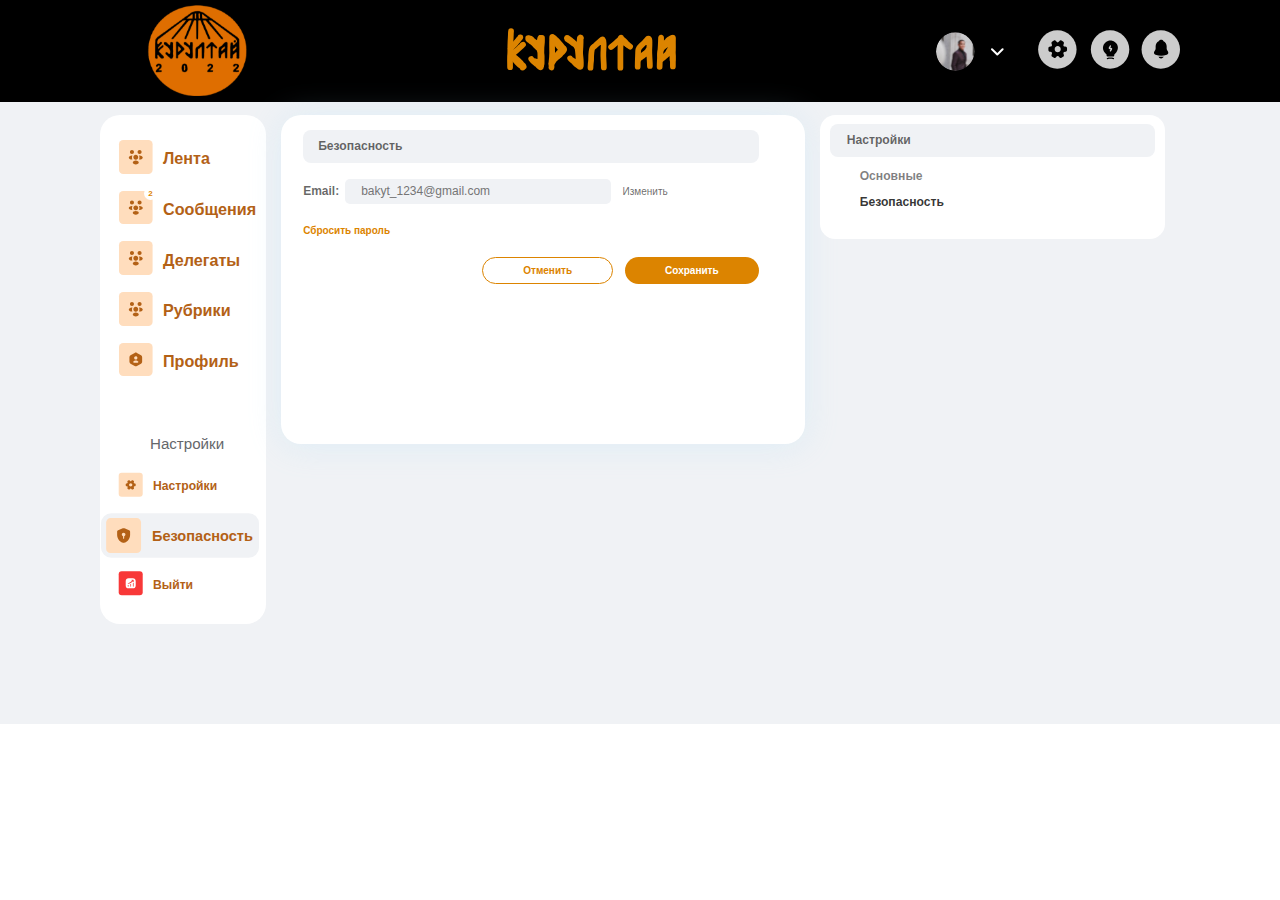
<file: security.html>
<!DOCTYPE html>
<html lang="en">
<head>
    <meta charset="UTF-8">
    <meta http-equiv="X-UA-Compatible" content="IE=edge">
    <meta name="viewport" content="width=device-width, initial-scale=1.0">

    <link rel="stylesheet" href="fonts/Segoe/stylesheet.css">
    <link rel="stylesheet" href="fonts/Sora/stylesheet.css">
    <link rel="stylesheet" href="css/bundle.css">
    <link rel="stylesheet" href="css/security.css">
    <title>Kurultai beta</title>
</head>
<body>
    <div class="wrapper">
        <header id="headerJs">
            <div class="container">
                <div class="menuInner">
                    <a href="#"><div class="menuLogo"><img src="images/header/logo.svg" alt="logo"></div></a>
                    <div class="search">
                        <img src="images/header/logotext.svg" alt="">
                    </div>
                    <div class="menuRight">
                        <div class="ava">
                            <a href="profile.html" class="avaImg"><img src="images/header/ava.svg" alt="image"></a>
                            <div class="avaArow"><img src="images/header/down.svg" alt="image"></div>
                        </div>
                        <div class="menuActions" >
                            <div class="menuActionsE"><img src="images/header/setting.svg" alt="image"></div>
                            <div class="menuActionsE"><img src="images/header/lamp.svg" alt="image"></div>
                            <div class="menuActionsE"><img src="images/header/notification.svg" alt="image"></div>
                        </div >
                    </div>
                    <div class="menuBurger" id="menu">
                        <span></span>
                    </div>
                    <div class="burgerActive hide" >
                        <div class="ava forProfile" >
                            <div class="avaImg"><img src="images/header/ava.svg" alt="image"></div>
                        </div>
                        <div class="menuActions" >
                            <div class="menuActionsEb"><img src="images/header/setting.svg" alt="image"></div>
                            <div class="menuActionsEb"><img src="images/header/lamp.svg" alt="image"></div>
                            <div class="menuActionsEb"><img src="images/header/notification.svg" alt="image"></div>
                        </div >
                    </div>
                </div>
            </div>
        </header>
        <main>
            <div class="container">
                <div class="main">
                    <section class="profile">
                        <div class="profileList">
                            <ul>
                                <li>
                                    <a href="indexActive.html">
                                        <div><img src="images/profile/list.svg" alt="list"></div>
                                        <h4>Лента</h4>
                                    </a>
                                </li>
                                <li>
                                    <a href="chats.html">
                                        <div> <span>2</span><img src="images/profile/list.svg" alt="list"></div>
                                        <h4>Сообщения</h4>
                                    </a>
                                </li>
                                <li>
                                    <a href="delegats.html">
                                        <div><img src="images/profile/list.svg" alt="list"></div>
                                        <h4>Делегаты</h4>
                                    </a>
                                </li>
                                <li>
                                    <a href="rubrics.html">
                                        <div><img src="images/profile/list.svg" alt="list"></div>
                                        <h4>Рубрики</h4>
                                    </a>
                                </li>
                                <li>
                                    <a href="profile.html">
                                        <div><img src="images/profile/profile.svg" alt="list"></div>
                                        <h4>Профиль</h4>
                                    </a>
                                </li>
                            </ul>
                        </div>
                        <div class="profileSettings">
                            <h3>Настройки</h3>
                            <ul>
                                <li>
                                    <a href="settings.html">
                                        <div><img src="images/profile/settings.svg" alt=""></div>
                                        <h4>Настройки</h4>
                                    </a>
                                </li>
                                <li class="listActive">
                                    <a href="security.html">
                                        <div><img src="images/profile/security.svg" alt=""></div>
                                        <h4>Безопасность</h4>
                                    </a>
                                </li>
                                <li>
                                    <a href="index.html">
                                        <div><img src="images/profile/quit.svg" alt=""></div>
                                        <h4>Выйти</h4>
                                    </a>
                                </li>
                            </ul>
                        </div>
                    </section>
                    
                    <section class="headMob">
                        <a href="profile.html" class="back"><img src="images/security/back1.svg" alt=""></a>
                        <h2>Безапосность</h2>
                    </section>

                    <section class="security">
                        <h3>Безопасность</h3>
                        <form action="" class="securityForm">
                            <div class="securityFormE">
                                <label for="email">Email:</label>
                                <input placeholder="bakyt_1234@gmail.com" id="email" name="email" type="email">
                                <button id="change">Изменить</button>
                            </div>
                           <a href="resetPassword.html">Сбросить пароль</a>
                            <div id="introJs" class="securityActions">
                                <input class="reset" type="reset" value="Отменить">
                                <input class="save" type="submit" value="Сохранить">
                            </div>
                        </form>
                    </section>

                    <section class="securityNav">
                        <h3>Настройки</h3>
                        <ul>
                            <li><a href="setting.html">Основные</a></li>
                            <li class="settingNavActive"><a href="security.html">Безопасность<a ></li>
                        </ul>
                    </section>
                </div>
            </div>
        </main>
    </div>
</body>
<script src="js/app.js"></script>
<script>
    // for change
    document.getElementById('change').onclick=(e)=>{e.preventDefault()}
</script>
</html>
</file>
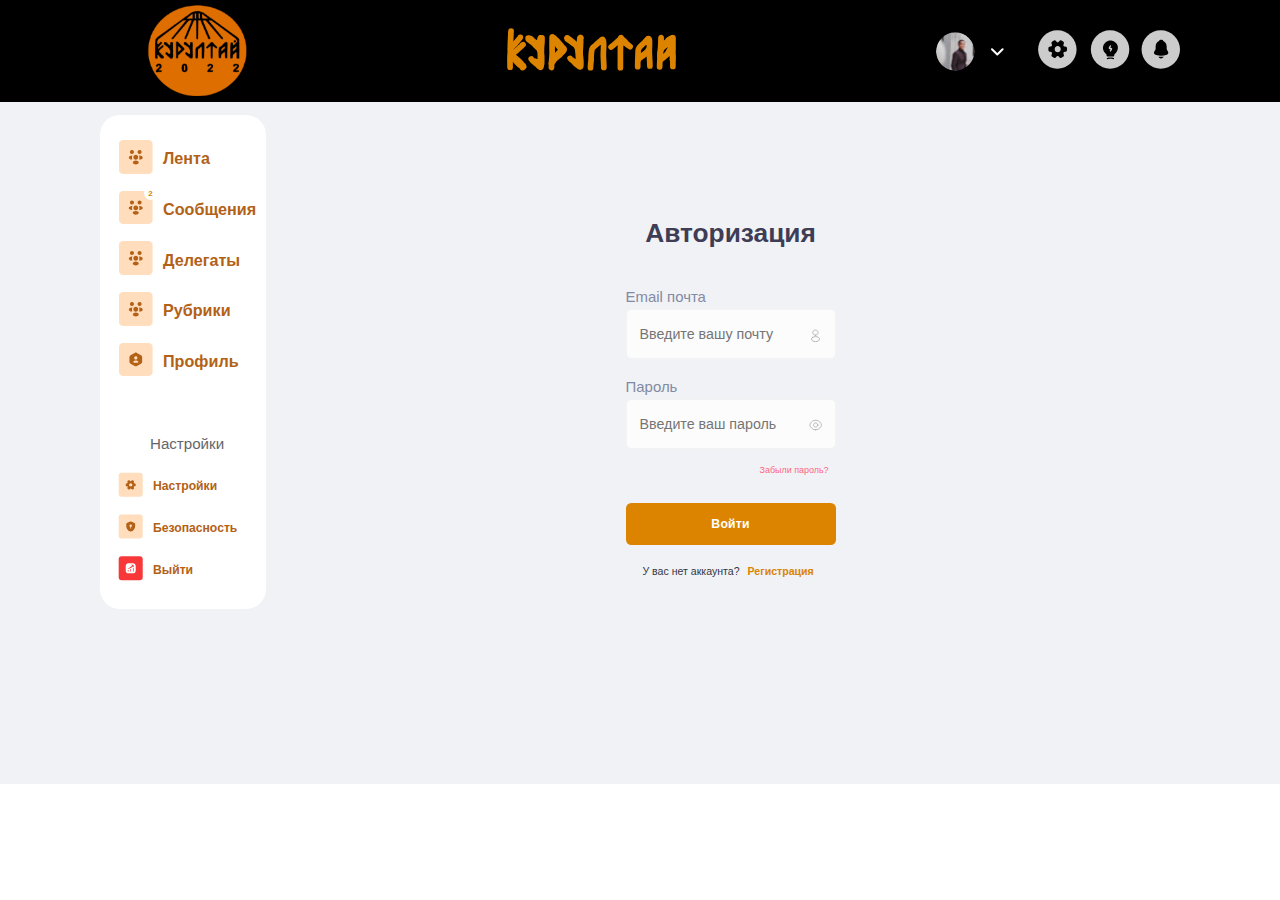
<file: setNews.html>
<!DOCTYPE html>
<html lang="en">
<head>
    <meta charset="UTF-8">
    <meta http-equiv="X-UA-Compatible" content="IE=edge">
    <meta name="viewport" content="width=device-width, initial-scale=1.0">

    <link rel="stylesheet" href="fonts/Segoe/stylesheet.css">
    <link rel="stylesheet" href="fonts/Sora/stylesheet.css">
    <link rel="stylesheet" href="css/bundle.css">
    <link rel="stylesheet" href="css/post.css">
    <link rel="stylesheet" href="css/setNews.css">
    <title>Kurultai beta</title>
</head>
<body>
    <div class="wrapper">
        <header id="headerJs">
            <div class="container">
                <div class="menuInner">
                    <a href="#"><div class="menuLogo"><img src="images/header/logo.svg" alt="logo"></div></a>
                    <div class="search">
                        <img src="images/header/logotext.svg" alt="">
                    </div>
                    <div class="menuRight">
                        <div class="ava">
                            <a href="profile.html" class="avaImg"><img src="images/header/ava.svg" alt="image"></a>
                            <div class="avaArow"><img src="images/header/down.svg" alt="image"></div>
                        </div>
                        <div class="menuActions" >
                            <div class="menuActionsE"><img src="images/header/setting.svg" alt="image"></div>
                            <div class="menuActionsE"><img src="images/header/lamp.svg" alt="image"></div>
                            <div class="menuActionsE"><img src="images/header/notification.svg" alt="image"></div>
                        </div >
                    </div>
                    <div class="menuBurger" id="menu">
                        <span></span>
                    </div>
                    <div class="burgerActive hide" >
                        <div class="ava forProfile" >
                            <div class="avaImg"><img src="images/header/ava.svg" alt="image"></div>
                        </div>
                        <div class="menuActions" >
                            <div class="menuActionsEb"><img src="images/header/setting.svg" alt="image"></div>
                            <div class="menuActionsEb"><img src="images/header/lamp.svg" alt="image"></div>
                            <div class="menuActionsEb"><img src="images/header/notification.svg" alt="image"></div>
                        </div >
                    </div>
                </div>
            </div>
        </header>
        <main>
            <div class="container">
                <div class="main">
                    <section class="profile">
                        <div class="profileList">
                            <ul>
                                <li>
                                    <a href="indexActive.html">
                                        <div><img src="images/profile/list.svg" alt="list"></div>
                                        <h4>Лента</h4>
                                    </a>
                                </li>
                                <li>
                                    <a href="chats.html">
                                        <div> <span>2</span><img src="images/profile/list.svg" alt="list"></div>
                                        <h4>Сообщения</h4>
                                    </a>
                                </li>
                                <li>
                                    <a href="delegats.html">
                                        <div><img src="images/profile/list.svg" alt="list"></div>
                                        <h4>Делегаты</h4>
                                    </a>
                                </li>
                                <li>
                                    <a href="rubrics.html">
                                        <div><img src="images/profile/list.svg" alt="list"></div>
                                        <h4>Рубрики</h4>
                                    </a>
                                </li>
                                <li>
                                    <a href="profile.html">
                                        <div><img src="images/profile/profile.svg" alt="list"></div>
                                        <h4>Профиль</h4>
                                    </a>
                                </li>
                            </ul>
                        </div>
                        <div class="profileSettings">
                            <h3>Настройки</h3>
                            <ul>
                                <li>
                                    <a href="settings.html">
                                        <div><img src="images/profile/settings.svg" alt=""></div>
                                        <h4>Настройки</h4>
                                    </a>
                                </li>
                                <li>
                                    <a href="security.html">
                                        <div><img src="images/profile/security.svg" alt=""></div>
                                        <h4>Безопасность</h4>
                                    </a>
                                </li>
                                <li>
                                    <a href="index.html">
                                        <div><img src="images/profile/quit.svg" alt=""></div>
                                        <h4>Выйти</h4>
                                    </a>
                                </li>
                            </ul>
                        </div>
                    </section>

                    <section class="formNews">
                        <form action="" class="aftorizRight">
                                <h2>Авторизация</h2>
                                <div class="formDatas">
                                    <div class="pole">
                                        <label for="email2">Email почта</label>
                                        <input required="" placeholder="Введите вашу почту" id="email2" name="email2" type="email">
                                        <span><img src="images/security/forfio.svg" alt="svg"></span>
                                    </div>
                                    <div class="pole">
                                        <label for="password">Пароль</label>
                                        <input required="" id="password" placeholder="Введите ваш пароль" name="new" type="password">
                                        <span class="eyeForpasword"><img src="images/security/eye.svg" alt="svg"></span>
                                    </div>
                                    <a href="resetPassword.html">Забыли пароль?</a>
                                </div>
                                <input class="submitBtn" type="submit" value="Войти">
                                <p>У вас нет аккаунта? <span id="registracia">Регистрация</span></p>
                            </form>
                    </section>
                </div>
            </div>
        </main>
        <footer class="footer">
            <div class="footerInner">
                <a href="indexActive.html">
                    <div><img src="images/modileFooter/home.svg" alt=""></div>
                </a>
                <a href="peopleMob.html">
                    <div><img src="images/modileFooter/people.svg" alt=""></div>
                </a>
                <a href="chats.html">
                    <div><img src="images/modileFooter/message.svg" alt=""></div>
                </a>
                <a href="profile.html">
                    <div><img src="images/modileFooter/profile.svg" alt=""></div>
                </a>
            </div>
        </footer>
    </div>
</body>
</html>
</file>
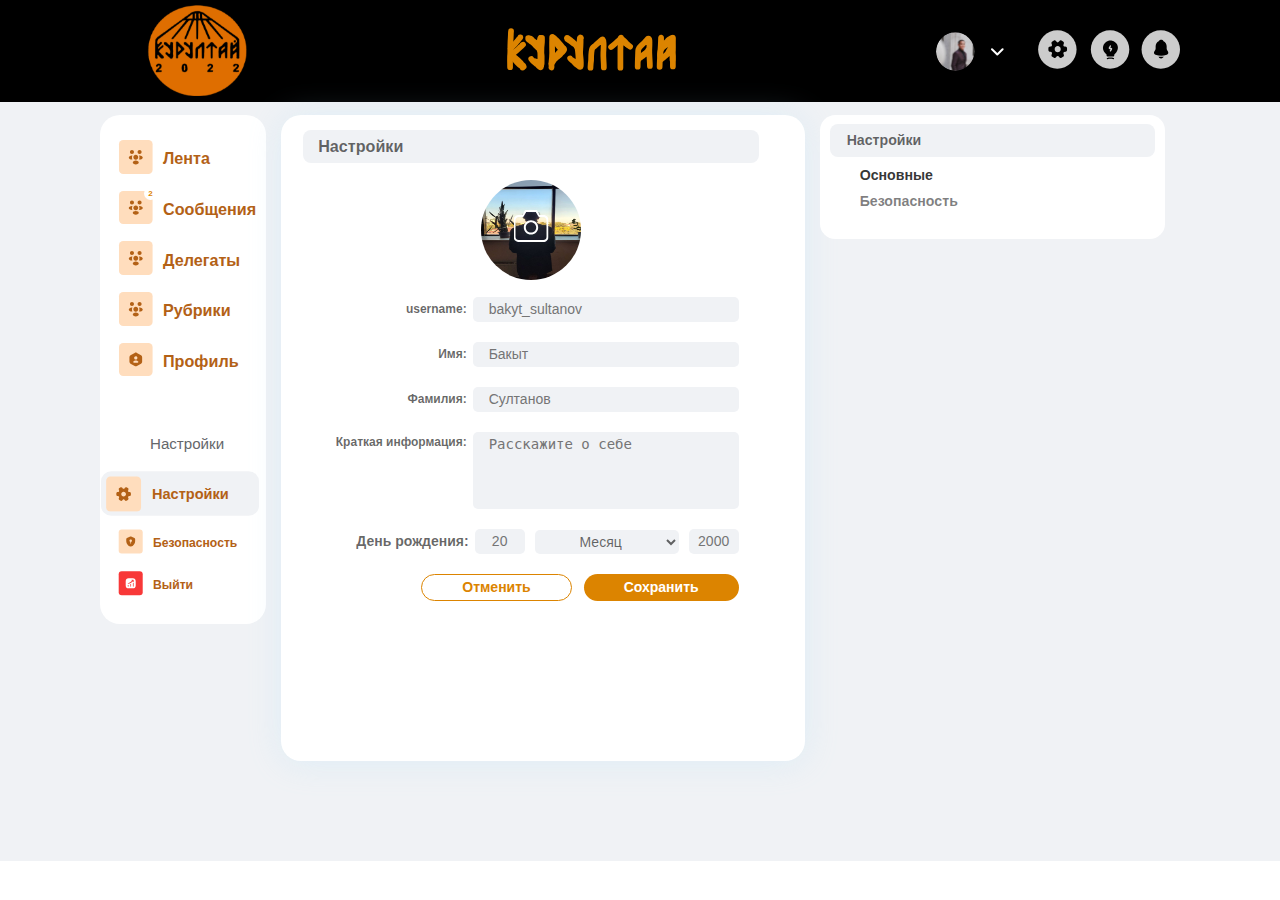
<file: settings.html>
<!DOCTYPE html>
<html lang="en">
<head>
    <meta charset="UTF-8">
    <meta http-equiv="X-UA-Compatible" content="IE=edge">
    <meta name="viewport" content="width=device-width, initial-scale=1.0">

    <link rel="stylesheet" href="fonts/Segoe/stylesheet.css">
    <link rel="stylesheet" href="fonts/Sora/stylesheet.css">
    <link rel="stylesheet" href="css/bundle.css">
    <link rel="stylesheet" href="css/settings.css">
    <title>Kurultai beta</title>
</head>
<body>
    <div class="wrapper">
        <header id="headerJs">
            <div class="container">
                <div class="menuInner">
                    <a href="#"><div class="menuLogo"><img src="images/header/logo.svg" alt="logo"></div></a>
                    <div class="search">
                        <img src="images/header/logotext.svg" alt="">
                    </div>
                    <div class="menuRight">
                        <div class="ava">
                            <a href="profile.html" class="avaImg"><img src="images/header/ava.svg" alt="image"></a>
                            <div class="avaArow"><img src="images/header/down.svg" alt="image"></div>
                        </div>
                        <div class="menuActions" >
                            <div class="menuActionsE"><img src="images/header/setting.svg" alt="image"></div>
                            <div class="menuActionsE"><img src="images/header/lamp.svg" alt="image"></div>
                            <div class="menuActionsE"><img src="images/header/notification.svg" alt="image"></div>
                        </div >
                    </div>
                    <div class="menuBurger" id="menu">
                        <span></span>
                    </div>
                    <div class="burgerActive hide" >
                        <div class="ava forProfile" >
                            <div class="avaImg"><img src="images/header/ava.svg" alt="image"></div>
                        </div>
                        <div class="menuActions" >
                            <div class="menuActionsEb"><img src="images/header/setting.svg" alt="image"></div>
                            <div class="menuActionsEb"><img src="images/header/lamp.svg" alt="image"></div>
                            <div class="menuActionsEb"><img src="images/header/notification.svg" alt="image"></div>
                        </div >
                    </div>
                </div>
            </div>
        </header>
        <main>
            <div class="container">
                <div class="main">
                    <section class="profile">
                        <div class="profileList">
                            <ul>
                                <li>
                                    <a href="indexActive.html">
                                        <div><img src="images/profile/list.svg" alt="list"></div>
                                        <h4>Лента</h4>
                                    </a>
                                </li>
                                <li>
                                    <a href="chats.html">
                                        <div> <span>2</span><img src="images/profile/list.svg" alt="list"></div>
                                        <h4>Сообщения</h4>
                                    </a>
                                </li>
                                <li>
                                    <a href="delegats.html">
                                        <div><img src="images/profile/list.svg" alt="list"></div>
                                        <h4>Делегаты</h4>
                                    </a>
                                </li>
                                <li>
                                    <a href="rubrics.html">
                                        <div><img src="images/profile/list.svg" alt="list"></div>
                                        <h4>Рубрики</h4>
                                    </a>
                                </li>
                                <li>
                                    <a href="profile.html">
                                        <div><img src="images/profile/profile.svg" alt="list"></div>
                                        <h4>Профиль</h4>
                                    </a>
                                </li>
                            </ul>
                        </div>
                        <div class="profileSettings">
                            <h3>Настройки</h3>
                            <ul>
                                <li class="listActive">
                                    <a href="settings.html">
                                        <div><img src="images/profile/settings.svg" alt=""></div>
                                        <h4>Настройки</h4>
                                    </a>
                                </li>
                                <li>
                                    <a href="security.html">
                                        <div><img src="images/profile/security.svg" alt=""></div>
                                        <h4>Безопасность</h4>
                                    </a>
                                </li>
                                <li>
                                    <a href="index.html">
                                        <div><img src="images/profile/quit.svg" alt=""></div>
                                        <h4>Выйти</h4>
                                    </a>
                                </li>
                            </ul>
                        </div>
                    </section>
                    
                    <section class="headMob">
                        <a href="profile.html" class="back"><img src="images/security/back1.svg" alt=""></a>
                        <h2>Основные настройки</h2>
                    </section>
                    <section id="introJs" class="setting">
                        <h3>Настройки</h3>
                        <div class="avatar">
                            <img src="images/people/hi.jpg" alt="ava">
                            <div class="forCamera">
                                <input type="file">
                                <span><img src="images/profile/kamera.svg" alt=""></span>
                            </div>
                        </div>
                        <form action="" class="settingForm">
                            <div class="settingFormE">
                                <label for="userName">username:</label>
                                <input placeholder="bakyt_sultanov" id="userName" name="userName" type="text">
                            </div>
                            <div class="settingFormE">
                                <label for="firstName">Имя:</label>
                                <input placeholder="Бакыт" id="firstName" name="firstName" type="text">
                            </div>
                            <div class="settingFormE">
                                <label for="lastName">Фамилия:</label>
                                <input placeholder="Султанов" id="lastName" name="lastName" type="text">
                            </div>
                            <div class="settingFormE forTextarea">
                                <label for="about">Краткая информация:</label>
                                <textarea placeholder="Расскажите о себе" name="about" id="about" cols="30" rows="3"></textarea>
                            </div>
                            <div class="settingFormDate">
                                <label>День рождения:</label>
                                <div class="forDate">
                                    <input id="day" placeholder="20" type="number">
                                    <select name="select">
                                        <option value="0" selected disabled>Месяц</option>
                                        <option value="1">Январь</option>
                                        <option value="2">Февраль</option>
                                        <option value="3">Март</option>
                                        <option value="4">Апрель</option>
                                        <option value="5">Май</option>
                                        <option value="6">Июнь</option>
                                        <option value="7">Июль</option>
                                        <option value="8">Август</option>
                                        <option value="9">Сентябрь</option>
                                        <option value="10">Октябрь</option>
                                        <option value="11">Ноябрь</option>
                                        <option value="12">Декабрь</option>
                                    </select>
                                    <input id="day" placeholder="2000" type="number">
                                </div >
                            </div>
                            <div class="settingActions">
                                <input class="reset" type="reset" value="Отменить">
                                <input class="save" type="submit" value="Сохранить">
                            </div>
                        </form>
                    </section>

                    <section class="settingNav">
                        <h3>Настройки</h3>
                        <ul>
                            <li class="settingNavActive"><a href="setting.html">Основные</a></li>
                            <li><a href="security.html">Безопасность<a ></li>
                        </ul>
                    </section>
                </div>
            </div>
        </main>
    </div>
</body>
<script src="js/app.js"></script>
</html>
</file>
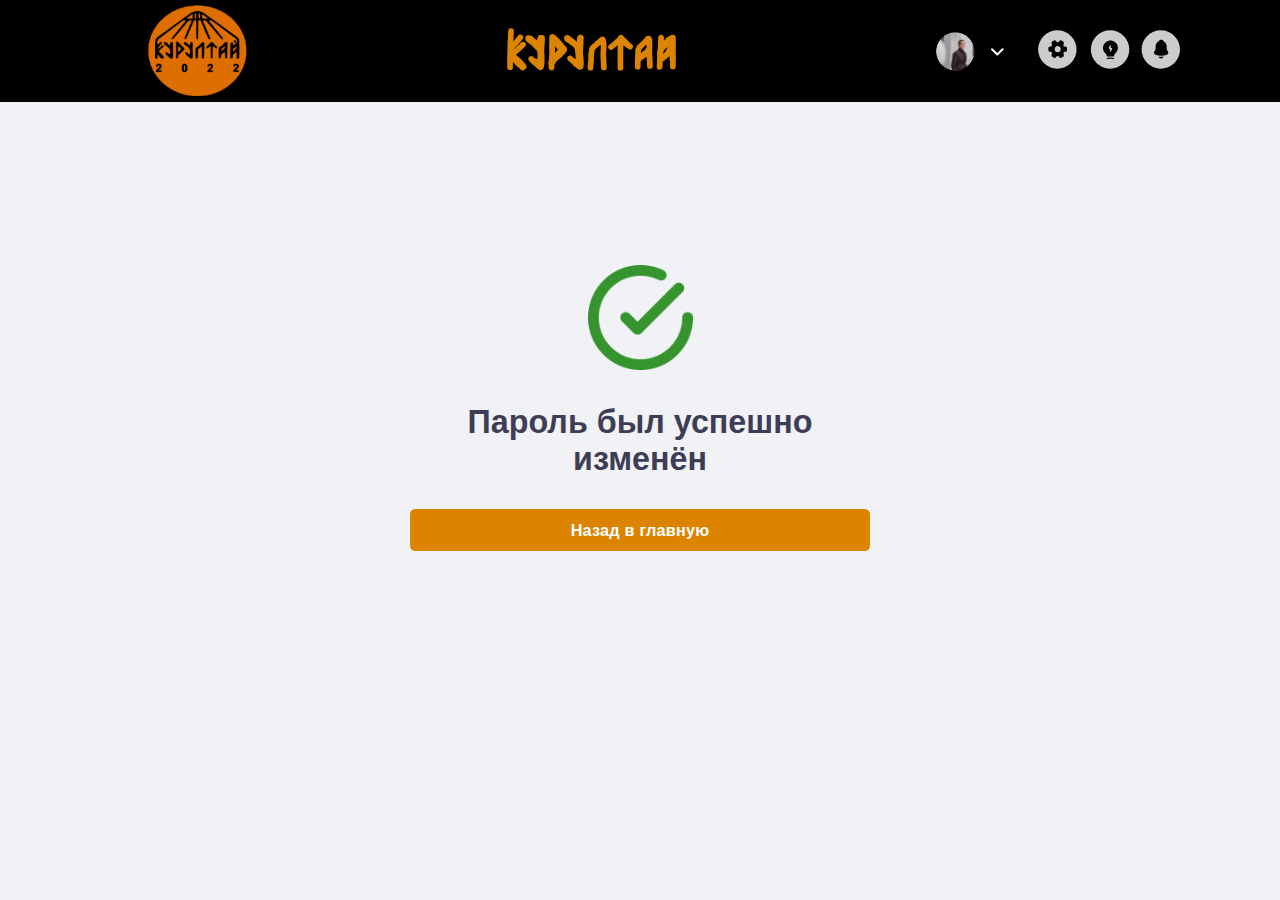
<file: success.html>
<!DOCTYPE html>
<html lang="en">
<head>
    <meta charset="UTF-8">
    <meta http-equiv="X-UA-Compatible" content="IE=edge">
    <meta name="viewport" content="width=device-width, initial-scale=1.0">

    <link rel="stylesheet" href="fonts/Segoe/stylesheet.css">
    <link rel="stylesheet" href="fonts/Sora/stylesheet.css">
    <link rel="stylesheet" href="css/bundle.css">
    <link rel="stylesheet" href="css/success.css">
    <title>Kurultai beta</title>
</head>
<body>
    <div class="wrapper">
        <header id="headerJs">
            <div class="container">
                <div class="menuInner">
                    <a href="#"><div class="menuLogo"><img src="images/header/logo.svg" alt="logo"></div></a>
                    <div class="search">
                        <img src="images/header/logotext.svg" alt="">
                    </div>
                    <div class="menuRight">
                        <div class="ava">
                            <a href="profile.html" class="avaImg"><img src="images/header/ava.svg" alt="image"></a>
                            <div class="avaArow"><img src="images/header/down.svg" alt="image"></div>
                        </div>
                        <div class="menuActions" >
                            <div class="menuActionsE"><img src="images/header/setting.svg" alt="image"></div>
                            <div class="menuActionsE"><img src="images/header/lamp.svg" alt="image"></div>
                            <div class="menuActionsE"><img src="images/header/notification.svg" alt="image"></div>
                        </div >
                    </div>
                    <div class="menuBurger" id="menu">
                        <span></span>
                    </div>
                    <div class="burgerActive hide" >
                        <div class="ava forProfile" >
                            <div class="avaImg"><img src="images/header/ava.svg" alt="image"></div>
                        </div>
                        <div class="menuActions" >
                            <div class="menuActionsEb"><img src="images/header/setting.svg" alt="image"></div>
                            <div class="menuActionsEb"><img src="images/header/lamp.svg" alt="image"></div>
                            <div class="menuActionsEb"><img src="images/header/notification.svg" alt="image"></div>
                        </div >
                    </div>
                </div>
            </div>
        </header>
        <main>
            <div class="container">
                <div class="main">
                    <section class="success">
                        <div class="galka"><img src="images/security/Icon.png" alt="galka"></div>
                        <h1>Пароль был успешно изменён</h1>
                        <a href="index.html">Назад в главную</a>
                    </section>
                </div>
            </div>
        </main>
    </div>
</body>
</html>
</file>
<file: fonts/Segoe/stylesheet.css>
@font-face {
    font-family: 'Segoe UI';
    src: url('SegoeUI.eot');
    src: url('SegoeUI.eot?#iefix') format('embedded-opentype'),
        url('SegoeUI.woff2') format('woff2'),
        url('SegoeUI.woff') format('woff'),
        url('SegoeUI.ttf') format('truetype'),
        url('SegoeUI.svg#SegoeUI') format('svg');
    font-weight: normal;
    font-style: normal;
    font-display: swap;
}
</file>
<file: fonts/Sora/stylesheet.css>
@font-face {
    font-family: 'Sora';
    src: url('Sora-Regular.eot');
    src: url('Sora-Regular.eot?#iefix') format('embedded-opentype'),
        url('Sora-Regular.woff2') format('woff2'),
        url('Sora-Regular.woff') format('woff'),
        url('Sora-Regular.ttf') format('truetype'),
        url('Sora-Regular.svg#Sora-Regular') format('svg');
    font-weight: normal;
    font-style: normal;
    font-display: swap;
}

@font-face {
    font-family: 'Sora';
    src: url('Sora-Bold.eot');
    src: url('Sora-Bold.eot?#iefix') format('embedded-opentype'),
        url('Sora-Bold.woff2') format('woff2'),
        url('Sora-Bold.woff') format('woff'),
        url('Sora-Bold.ttf') format('truetype'),
        url('Sora-Bold.svg#Sora-Bold') format('svg');
    font-weight: bold;
    font-style: normal;
    font-display: swap;
}
</file>
<file: css/index.css>
* {
  margin: 0;
  padding: 0;
  -webkit-box-sizing: border-box;
          box-sizing: border-box;
}

html {
  font-size: 14px;
  font-family: Arial, Helvetica, sans-serif;
  font-weight: 400;
}

.container {
  width: 1080px;
  margin: 0 auto;
}
@media (max-width: 1186px) {
  .container {
    width: 100%;
    padding-left: 20px;
    padding-right: 20px;
  }
}
@media (max-width: 560px) {
  .container {
    padding-left: 10px;
    padding-right: 10px;
  }
}

header {
  background: #000;
  height: 102px;
  display: -webkit-box;
  display: -ms-flexbox;
  display: flex;
  -webkit-box-align: center;
      -ms-flex-align: center;
          align-items: center;
  -webkit-box-pack: center;
      -ms-flex-pack: center;
          justify-content: center;
  width: 100%;
}
@media (max-width: 660px) {
  header {
    height: 76px;
  }
}
header .menuInner {
  display: -webkit-box;
  display: -ms-flexbox;
  display: flex;
  -webkit-box-pack: justify;
      -ms-flex-pack: justify;
          justify-content: space-between;
  -webkit-box-align: center;
      -ms-flex-align: center;
          align-items: center;
  height: 100%;
}
header .menuInner .menuLogo {
  width: 101px;
  height: 92px;
  margin-left: 46px;
  -webkit-transition: 0.3s;
  transition: 0.3s;
}
@media (max-width: 890px) {
  header .menuInner .menuLogo {
    margin-left: 0px;
  }
}
@media (max-width: 660px) {
  header .menuInner .menuLogo {
    width: 70px;
    height: 63px;
  }
}
@media (max-width: 360px) {
  header .menuInner .menuLogo {
    width: 60px;
    height: 55px;
  }
}
header .menuInner .menuLogo img {
  width: 100%;
}
header .menuInner .menuLogo:hover {
  -webkit-transform: scale(1.12);
          transform: scale(1.12);
}
header .menuInner .search {
  max-width: 200px;
  padding: 0 10px;
  margin: 0 10px;
}
@media (max-width: 490px) {
  header .menuInner .search {
    display: none;
  }
}
header .menuInner .search img {
  width: 100%;
}
header .menuInner .menuAftoriz {
  display: -webkit-box;
  display: -ms-flexbox;
  display: flex;
  -webkit-box-align: center;
      -ms-flex-align: center;
          align-items: center;
  margin-right: 8px;
  margin-left: 8px;
  gap: 10px;
  font-family: Arial, "Helvetica Neue", Helvetica, sans-serif;
}
@media (max-width: 540px) {
  header .menuInner .menuAftoriz {
    margin-right: 0;
  }
}
header .menuInner .menuAftoriz button {
  border: none;
  outline: none;
  -webkit-transition: 0.4s;
  transition: 0.4s;
}
header .menuInner .menuAftoriz button:hover {
  -webkit-transform: scale(1.08);
          transform: scale(1.08);
  cursor: pointer;
}
header .menuInner .menuAftoriz .avtorizBtn {
  background: #CCCCCC;
  border-radius: 20px;
  padding: 12px 36px;
  font-weight: 700;
  font-size: 13.2926px;
  line-height: 15px;
  color: #000000;
}
@media (max-width: 540px) {
  header .menuInner .menuAftoriz .avtorizBtn {
    padding: 10px 25px;
  }
}
header .menuInner .menuAftoriz .registrBtn {
  background: #DC8400;
  border-radius: 20px;
  padding: 12px 16px;
  font-weight: 700;
  font-size: 13.2926px;
  line-height: 15px;
  color: rgba(255, 255, 255, 0.8);
}
@media (max-width: 540px) {
  header .menuInner .menuAftoriz .registrBtn {
    padding: 10px 16px;
  }
}
header .menuInner .menuRight {
  display: -webkit-box;
  display: -ms-flexbox;
  display: flex;
  -webkit-box-pack: justify;
      -ms-flex-pack: justify;
          justify-content: space-between;
  -webkit-box-align: center;
      -ms-flex-align: center;
          align-items: center;
}
@media (max-width: 660px) {
  header .menuInner .menuRight {
    display: none;
  }
}
header .menuInner .menuRight .ava {
  width: 68px;
  height: 68px;
  display: -webkit-box;
  display: -ms-flexbox;
  display: flex;
  -webkit-box-pack: justify;
      -ms-flex-pack: justify;
          justify-content: space-between;
  -webkit-box-align: center;
      -ms-flex-align: center;
          align-items: center;
}
@media (max-width: 890px) {
  header .menuInner .menuRight .ava {
    padding-right: 10px;
  }
}
header .menuInner .menuRight .avaImg {
  width: 39px;
  cursor: pointer;
  -webkit-transition: 0.3s;
  transition: 0.3s;
}
header .menuInner .menuRight .avaImg:hover {
  -webkit-transform: scale(1.2);
          transform: scale(1.2);
}
header .menuInner .menuRight .menuActions {
  width: 142px;
  display: -webkit-box;
  display: -ms-flexbox;
  display: flex;
  -webkit-box-pack: justify;
      -ms-flex-pack: justify;
          justify-content: space-between;
  -webkit-box-align: center;
      -ms-flex-align: center;
          align-items: center;
}
header .menuInner .menuRight .menuActionsE {
  width: 39px;
  cursor: pointer;
  -webkit-transition: 0.3s;
  transition: 0.3s;
}
header .menuInner .menuRight .menuActionsE:hover {
  -webkit-transform: scale(1.2);
          transform: scale(1.2);
}
header .menuInner .language {
  position: fixed;
  right: 30px;
  bottom: 60px;
  background: #DC8400;
  height: 80px;
  width: 110px;
  padding-bottom: 10px;
  border-radius: 20px;
  display: -webkit-box;
  display: -ms-flexbox;
  display: flex;
  -webkit-box-pack: center;
      -ms-flex-pack: center;
          justify-content: center;
  -webkit-box-align: center;
      -ms-flex-align: center;
          align-items: center;
  -ms-flex-wrap: wrap;
      flex-wrap: wrap;
  gap: 6px;
  color: #fff;
  z-index: 3;
}
@media (max-width: 550px) {
  header .menuInner .language {
    right: 10px;
    bottom: 80px;
    width: 90px;
  }
}
header .menuInner .language select {
  width: 90px;
  background: #DC8400;
  border: 2px solid #535292;
  padding: 5px 2px;
  border-radius: 8px;
  font-size: 14px;
  font-weight: 600;
  margin-top: 10px;
}
@media (max-width: 550px) {
  header .menuInner .language select {
    width: 70px;
  }
}
header .menuInner .language input {
  padding: 5px 8px;
  border: none;
  border-radius: 10px;
  cursor: pointer;
  -webkit-transition: 0.4s;
  transition: 0.4s;
  background: #535292;
  font-size: 14px;
  font-weight: 500;
}
header .menuInner .language input:hover {
  -webkit-transform: scale(1.2);
          transform: scale(1.2);
}

.fixed {
  position: fixed;
  top: 0;
  padding: 10px 40px;
  width: 100%;
  -webkit-box-sizing: border-box;
          box-sizing: border-box;
  z-index: 3;
}
@media (max-width: 768px) {
  .fixed {
    padding: 10px 0;
  }
}
@media (max-width: 484px) {
  .fixed {
    padding: 5px 0;
  }
}

.main .show {
  display: block;
}
.main .hide {
  display: none;
}
.main .showModal {
  display: -webkit-box;
  display: -ms-flexbox;
  display: flex;
}

.RegistrPop {
  width: 100%;
  height: 100%;
  position: fixed;
  top: 102px;
  padding: 0 20px;
  left: 0;
  background: rgba(0, 0, 0, 0.3);
}
@media (max-width: 660px) {
  .RegistrPop {
    top: 76px;
  }
}
@media (max-width: 499px) {
  .RegistrPop {
    top: 0;
    padding: 0;
    z-index: 3;
  }
}

.AftorizPop {
  width: 100%;
  height: 100%;
  position: fixed;
  padding: 0 20px;
  top: 102px;
  left: 0;
  background: rgba(0, 0, 0, 0.3);
}
@media (max-width: 660px) {
  .AftorizPop {
    top: 76px;
  }
}
@media (max-width: 499px) {
  .AftorizPop {
    top: 0;
    padding: 0;
    z-index: 3;
  }
}
.AftorizPop .modal {
  padding: 80px 180px 120px 88px;
}
@media (max-width: 800px) {
  .AftorizPop .modal {
    -webkit-box-pack: center;
        -ms-flex-pack: center;
            justify-content: center;
    gap: 0;
    padding: 50px 0;
  }
}
@media (max-width: 800px) {
  .AftorizPop .modal {
    padding: 30px 0;
  }
}
@media (max-width: 499px) {
  .AftorizPop .modal {
    padding: 45px 45px 90px 45px;
    margin: 0;
    height: 100%;
    border-radius: 0px;
    -webkit-box-align: start;
        -ms-flex-align: start;
            align-items: start;
  }
}

.modal {
  margin: 40px auto;
  background: #F0F2F5;
  border-radius: 20px;
  padding: 60px 80px 65px;
  max-width: 1080px;
  display: -webkit-box;
  display: -ms-flexbox;
  display: flex;
  -webkit-box-pack: justify;
      -ms-flex-pack: justify;
          justify-content: space-between;
  -webkit-box-align: center;
      -ms-flex-align: center;
          align-items: center;
  position: relative;
  gap: 20px;
}
@media (max-width: 800px) {
  .modal {
    -webkit-box-pack: center;
        -ms-flex-pack: center;
            justify-content: center;
    gap: 0;
    padding: 50px 0;
  }
}
@media (max-width: 800px) {
  .modal {
    padding: 30px 0;
  }
}
@media (max-width: 499px) {
  .modal {
    padding: 45px 45px 90px 45px;
    margin: 0;
    height: 100%;
    border-radius: 0px;
    -webkit-box-align: start;
        -ms-flex-align: start;
            align-items: start;
  }
}
.modal .close, .modal .close2 {
  cursor: pointer;
  position: absolute;
  top: 20px;
  right: 27px;
  -webkit-box-sizing: content-box;
          box-sizing: content-box;
  width: 15px;
  -webkit-transform: rotate(45deg);
          transform: rotate(45deg);
}
.modal .close img, .modal .close2 img {
  width: 100%;
}
@media (max-width: 499px) {
  .modal .close, .modal .close2 {
    display: none;
  }
}
.modal .back {
  display: none;
}
@media (max-width: 499px) {
  .modal .back {
    display: block;
    cursor: pointer;
    position: absolute;
    top: 39px;
    left: 37px;
    -webkit-box-sizing: content-box;
            box-sizing: content-box;
    width: 20px;
    padding: 5px;
  }
  .modal .back img {
    width: 100%;
  }
}
.modal .left {
  -webkit-box-flex: 0;
      -ms-flex: 0 1 360px;
          flex: 0 1 360px;
}
@media (max-width: 800px) {
  .modal .left {
    display: none;
  }
}
.modal .left img {
  width: 100%;
}
.modal .right {
  width: 460px;
  font-family: Arial, "Helvetica Neue", Helvetica, sans-serif;
}
@media (max-width: 535px) {
  .modal .right {
    -webkit-box-flex: 0;
        -ms-flex: 0 1 460px;
            flex: 0 1 460px;
    padding: 0 15px;
    display: -webkit-box;
    display: -ms-flexbox;
    display: flex;
    -webkit-box-orient: vertical;
    -webkit-box-direction: normal;
        -ms-flex-direction: column;
            flex-direction: column;
    -webkit-box-align: center;
        -ms-flex-align: center;
            align-items: center;
  }
}
@media (max-width: 499px) {
  .modal .right {
    display: none;
  }
}
.modal .right h2 {
  font-weight: 700;
  font-size: 26.3113px;
  line-height: 37px;
  text-align: center;
  color: #3F3D56;
  margin-bottom: 37px;
}
@media (max-width: 800px) {
  .modal .right h2 {
    margin-bottom: 20px;
  }
}
.modal .right .formDate {
  display: -webkit-box;
  display: -ms-flexbox;
  display: flex;
  -webkit-box-pack: justify;
      -ms-flex-pack: justify;
          justify-content: space-between;
  -webkit-box-align: center;
      -ms-flex-align: center;
          align-items: center;
  -ms-flex-wrap: wrap;
      flex-wrap: wrap;
  gap: 17px;
  margin-bottom: 52px;
}
@media (max-width: 1040px) {
  .modal .right .formDate {
    width: 460px;
    -webkit-box-pack: center;
        -ms-flex-pack: center;
            justify-content: center;
    margin-bottom: 30px;
  }
}
@media (max-width: 600px) {
  .modal .right .formDate {
    margin-bottom: 20px;
  }
}
@media (max-width: 535px) {
  .modal .right .formDate {
    max-width: 460px;
    padding: 2px;
    -webkit-box-pack: center;
        -ms-flex-pack: center;
            justify-content: center;
    -ms-flex-wrap: wrap;
        flex-wrap: wrap;
    gap: 10px 17px;
  }
}
.modal .right .formDate .pole {
  width: 220px;
  position: relative;
  display: -webkit-box;
  display: -ms-flexbox;
  display: flex;
  -webkit-box-orient: vertical;
  -webkit-box-direction: normal;
      -ms-flex-direction: column;
          flex-direction: column;
  gap: 4px;
  -webkit-box-align: start;
      -ms-flex-align: start;
          align-items: start;
}
@media (max-width: 535px) {
  .modal .right .formDate .pole {
    max-width: 200px;
  }
}
@media (max-width: 500px) {
  .modal .right .formDate .pole {
    max-width: 180px;
  }
}
.modal .right .formDate .pole label {
  font-weight: 400;
  font-size: 12.94052px;
  line-height: 10px;
  color: #838AA3;
}
.modal .right .formDate .pole input {
  width: 100%;
  display: block;
  padding: 16px 8px 16px 13px;
  font-weight: 400;
  font-size: 13.26394px;
  line-height: 14px;
  color: #838AA3;
  background: #FCFCFC;
  outline: none;
  border: 0.66171px solid #F3F3F3;
  border-radius: 5.29368px;
}
@media (max-width: 535px) {
  .modal .right .formDate .pole input {
    padding: 10px 8px 10px 10px;
  }
}
.modal .right .formDate .pole .eyeForPass, .modal .right .formDate .pole .eyeForNew {
  cursor: pointer;
}
.modal .right .formDate .pole span {
  position: absolute;
  right: 13px;
  bottom: 13px;
  width: 15px;
}
@media (max-width: 535px) {
  .modal .right .formDate .pole span {
    bottom: 6px;
    right: 8px;
  }
}
.modal .right .formDate .pole span img {
  width: 100%;
}
.modal .right .submitBtn {
  border: none;
  cursor: pointer;
  background: #DC8400;
  border-radius: 5.29368px;
  width: 100%;
  display: block;
  height: 42px;
  line-height: 42px;
  font-weight: 700;
  font-size: 12.26394px;
  letter-spacing: 0.198513px;
  color: #FFFFFF;
  text-align: center;
  margin-bottom: 18px;
  -webkit-transition: 0.3s;
  transition: 0.3s;
}
@media (max-width: 535px) {
  .modal .right .submitBtn {
    width: 86%;
  }
}
.modal .right .submitBtn:hover {
  -webkit-transform: scale(1.1);
          transform: scale(1.1);
}
.modal .right p {
  width: 210px;
  margin: 0 auto;
  text-align: center;
  font-weight: 400;
  font-size: 12.5874px;
  line-height: 16px;
  color: #333745;
}
.modal .right p span {
  padding: 5px;
  cursor: pointer;
  font-weight: 700;
  color: #DC8400;
  -webkit-transition: 0.4s;
  transition: 0.4s;
}
.modal .right p span:hover {
  font-size: 14px;
}
.modal .aftorizRight {
  -webkit-box-flex: 0;
      -ms-flex: 0 1 280px;
          flex: 0 1 280px;
  font-family: Arial, "Helvetica Neue", Helvetica, sans-serif;
}
@media (max-width: 499px) {
  .modal .aftorizRight {
    display: none;
  }
}
.modal .aftorizRight h2 {
  font-weight: 700;
  font-size: 26.3113px;
  line-height: 37px;
  text-align: center;
  color: #3F3D56;
  margin-bottom: 37px;
}
.modal .aftorizRight .formDatas {
  display: -webkit-box;
  display: -ms-flexbox;
  display: flex;
  -webkit-box-orient: vertical;
  -webkit-box-direction: normal;
      -ms-flex-direction: column;
          flex-direction: column;
  -webkit-box-align: center;
      -ms-flex-align: center;
          align-items: center;
  gap: 20px;
}
.modal .aftorizRight .formDatas .pole {
  width: 100%;
  position: relative;
  display: -webkit-box;
  display: -ms-flexbox;
  display: flex;
  -webkit-box-orient: vertical;
  -webkit-box-direction: normal;
      -ms-flex-direction: column;
          flex-direction: column;
  gap: 4px;
  -webkit-box-align: start;
      -ms-flex-align: start;
          align-items: start;
}
.modal .aftorizRight .formDatas .pole label {
  font-weight: 400;
  font-size: 12.94052px;
  line-height: 10px;
  color: #838AA3;
}
.modal .aftorizRight .formDatas .pole input {
  width: 100%;
  display: block;
  padding: 16px 8px 16px 13px;
  font-weight: 400;
  font-size: 13.26394px;
  line-height: 14px;
  color: #838AA3;
  background: #FCFCFC;
  outline: none;
  border: 0.66171px solid #F3F3F3;
  border-radius: 5.29368px;
}
.modal .aftorizRight .formDatas .pole .eyeForpasword {
  cursor: pointer;
}
.modal .aftorizRight .formDatas .pole span {
  position: absolute;
  right: 13px;
  bottom: 13px;
  width: 15px;
}
.modal .aftorizRight .formDatas .pole span img {
  width: 100%;
}
.modal .aftorizRight .formDatas a {
  width: 100px;
  margin-left: auto;
  margin-top: -10px;
  margin-bottom: 22px;
  text-decoration: none;
  font-weight: 400;
  font-size: 10.94052px;
  padding: 4px;
  line-height: 14px;
  color: #FF6584;
}
.modal .aftorizRight .submitBtn {
  border: none;
  cursor: pointer;
  background: #DC8400;
  border-radius: 5.29368px;
  width: 100%;
  display: block;
  height: 42px;
  line-height: 42px;
  font-weight: 700;
  font-size: 12.26394px;
  letter-spacing: 0.198513px;
  color: #FFFFFF;
  text-align: center;
  margin-bottom: 18px;
  -webkit-transition: 0.3s;
  transition: 0.3s;
}
.modal .aftorizRight .submitBtn:hover {
  -webkit-transform: scale(1.1);
          transform: scale(1.1);
}
.modal .aftorizRight p {
  width: 210px;
  margin: 0 auto;
  text-align: center;
  font-weight: 400;
  font-size: 10.5874px;
  line-height: 16px;
  color: #333745;
}
.modal .aftorizRight p span {
  padding: 5px;
  cursor: pointer;
  font-weight: 700;
  color: #DC8400;
  -webkit-transition: 0.4s;
  transition: 0.4s;
}
.modal .aftorizRight p span:hover {
  font-size: 13px;
}

.error {
  width: 280px;
  display: -webkit-box;
  display: -ms-flexbox;
  display: flex;
  gap: 17px;
  padding: 16px 40px 16px 35px;
  background: #FFE4E4;
  border: 1px solid #FF5353;
  border-radius: 5.29px;
  position: absolute;
  bottom: 40px;
  right: 180px;
}
@media (max-width: 499px) {
  .error {
    bottom: 200px;
    right: auto;
  }
}
.error .img {
  width: 20px;
}
.error .img img {
  width: 100%;
}
.error p {
  font-family: "Arial", sans-serif;
  font-weight: 700;
  font-size: 9.26394px;
  line-height: 16px;
  letter-spacing: 0.198513px;
  color: #F83838;
}
.error .closeRed {
  position: absolute;
  top: 6px;
  right: 8px;
  -webkit-transition: 0.4s;
  transition: 0.4s;
  cursor: pointer;
}
.error .closeRed:hover {
  -webkit-transform: scale(1.07);
          transform: scale(1.07);
}

.modal .showError {
  display: -webkit-box;
  display: -ms-flexbox;
  display: flex;
}

.regMob1, .regMob2, .AMob2 {
  display: none;
}
@media (max-width: 499px) {
  .regMob1, .regMob2, .AMob2 {
    display: block;
    display: -webkit-box;
    display: -ms-flexbox;
    display: flex;
    -webkit-box-orient: vertical;
    -webkit-box-direction: normal;
        -ms-flex-direction: column;
            flex-direction: column;
    -webkit-box-align: center;
        -ms-flex-align: center;
            align-items: center;
    -webkit-box-pack: justify;
        -ms-flex-pack: justify;
            justify-content: space-between;
    gap: 20px;
  }
  .regMob1 .img, .regMob2 .img, .AMob2 .img {
    width: 155px;
  }
  .regMob1 .img img, .regMob2 .img img, .AMob2 .img img {
    width: 100%;
  }
  .regMob1 h2, .regMob2 h2, .AMob2 h2 {
    font-weight: 700;
    font-size: 30px;
    line-height: 34px;
    text-align: center;
    color: #464444;
    margin-bottom: 33px;
  }
  .regMob1 .formDate, .regMob2 .formDate, .AMob2 .formDate {
    display: -webkit-box;
    display: -ms-flexbox;
    display: flex;
    -webkit-box-pack: center;
        -ms-flex-pack: center;
            justify-content: center;
    -webkit-box-align: center;
        -ms-flex-align: center;
            align-items: center;
    -ms-flex-wrap: wrap;
        flex-wrap: wrap;
    gap: 20px;
    margin-bottom: 52px;
  }
  .regMob1 .formDate .pole, .regMob2 .formDate .pole, .AMob2 .formDate .pole {
    width: 330px;
    position: relative;
    display: -webkit-box;
    display: -ms-flexbox;
    display: flex;
    -webkit-box-orient: vertical;
    -webkit-box-direction: normal;
        -ms-flex-direction: column;
            flex-direction: column;
    gap: 4px;
    -webkit-box-align: start;
        -ms-flex-align: start;
            align-items: start;
  }
  .regMob1 .formDate .pole label, .regMob2 .formDate .pole label, .AMob2 .formDate .pole label {
    font-weight: 700;
    font-size: 16px;
    line-height: 18px;
    color: #666161;
  }
  .regMob1 .formDate .pole input, .regMob2 .formDate .pole input, .AMob2 .formDate .pole input {
    width: 100%;
    display: block;
    padding: 16px 8px 16px 13px;
    font-weight: 400;
    font-size: 12.26394px;
    line-height: 14px;
    color: #838AA3;
    background: #FCFCFC;
    outline: none;
    border: 0.66171px solid #F3F3F3;
    border-radius: 15px;
  }
  .regMob1 .formDate .pole .eyeForPass, .regMob1 .formDate .pole .eyeForNew, .regMob2 .formDate .pole .eyeForPass, .regMob2 .formDate .pole .eyeForNew, .AMob2 .formDate .pole .eyeForPass, .AMob2 .formDate .pole .eyeForNew {
    cursor: pointer;
  }
  .regMob1 .formDate .pole span, .regMob2 .formDate .pole span, .AMob2 .formDate .pole span {
    position: absolute;
    right: 13px;
    bottom: 13px;
    width: 15px;
  }
  .regMob1 .formDate .pole span img, .regMob2 .formDate .pole span img, .AMob2 .formDate .pole span img {
    width: 100%;
  }
  .regMob1 .submitBtn, .regMob2 .submitBtn, .AMob2 .submitBtn {
    border: none;
    cursor: pointer;
    background: #DC8400;
    border-radius: 5.29368px;
    width: 76%;
    display: block;
    height: 60px;
    font-weight: 700;
    font-size: 18px;
    line-height: 25px;
    padding-top: 16px;
    padding-bottom: 16px;
    color: #FFFFFF;
    margin-bottom: 18px;
    margin-left: auto;
    margin-right: auto;
    -webkit-transition: 0.3s;
    transition: 0.3s;
  }
  .regMob1 .submitBtn:hover, .regMob2 .submitBtn:hover, .AMob2 .submitBtn:hover {
    -webkit-transform: scale(1.1);
            transform: scale(1.1);
  }
  .regMob1 a, .regMob2 a, .AMob2 a {
    text-decoration: none;
    font-family: "Arial", sans-serif;
    font-weight: 400;
    font-size: 12px;
    line-height: 14px;
    color: #FF6584;
    margin-left: auto;
    margin-right: 30px;
    display: inline-block;
  }
  .regMob1 p, .regMob2 p, .AMob2 p {
    width: 380px;
    margin: 0 auto;
    margin-top: 80px;
    text-align: center;
    font-weight: 400;
    font-size: 14.5874px;
    line-height: 16px;
    color: #333745;
  }
  .regMob1 p span, .regMob2 p span, .AMob2 p span {
    padding: 5px;
    cursor: pointer;
    font-weight: 700;
    color: #DC8400;
    -webkit-transition: 0.4s;
    transition: 0.4s;
    font-size: 16px;
  }
  .regMob1 p span:hover, .regMob2 p span:hover, .AMob2 p span:hover {
    font-size: 18px;
  }
  .regMob1 p .notAc, .regMob2 p .notAc, .AMob2 p .notAc {
    margin-top: 160px;
  }
}

main {
  padding-top: 13px;
  padding-bottom: 100px;
  background: #F0F2F5;
}
@media (max-width: 740px) {
  main {
    padding-top: 23px;
  }
}
main .main {
  display: -webkit-box;
  display: -ms-flexbox;
  display: flex;
  -webkit-box-pack: justify;
      -ms-flex-pack: justify;
          justify-content: space-between;
  -webkit-box-align: start;
      -ms-flex-align: start;
          align-items: start;
  gap: 15px;
}
main .main .profile {
  border-radius: 20px;
  background: #fff;
  max-width: 167px;
  padding: 25px 10px 25px 18px;
}
@media (max-width: 730px) {
  main .main .profile {
    padding: 20px 10px 50px;
  }
}
@media (max-width: 550px) {
  main .main .profile {
    display: none;
  }
}
main .main .profileHead {
  text-align: center;
  margin-bottom: 23px;
}
main .main .profileHeadImg {
  width: 78px;
  margin: 0 auto 10px;
}
main .main .profileHead .userName {
  font-family: "Arial";
  font-weight: 700;
  font-size: 11.8202px;
  line-height: 14px;
  color: #0F191A;
}
main .main .profileList {
  margin-bottom: 56px;
}
main .main .profileList ul {
  list-style-type: none;
  display: -webkit-box;
  display: -ms-flexbox;
  display: flex;
  -webkit-box-orient: vertical;
  -webkit-box-direction: normal;
      -ms-flex-direction: column;
          flex-direction: column;
  -webkit-box-pack: center;
      -ms-flex-pack: center;
          justify-content: center;
  gap: 14px;
}
main .main .profileList ul .listActive {
  background: #F0F2F5;
  border-radius: 10px;
  padding: 4px;
  margin-left: -14px;
  -webkit-transform: scale(1.04);
          transform: scale(1.04);
}
@media (max-width: 800px) {
  main .main .profileList ul .listActive {
    margin-left: 0px;
  }
}
main .main .profileList ul .listActive div {
  height: 35px;
}
main .main .profileList ul .listActive h4 {
  font-size: 16px;
  line-height: 18px;
}
@media (max-width: 800px) {
  main .main .profileList ul .listActive h4 {
    font-size: 14px;
    line-height: 16px;
  }
}
main .main .profileList ul .listActive img {
  width: 35px;
}
main .main .profileList ul .listActive a:hover {
  -webkit-transform: scale(1);
          transform: scale(1);
}
main .main .profileList ul li a {
  text-decoration: none;
  cursor: pointer;
  display: -webkit-box;
  display: -ms-flexbox;
  display: flex;
  gap: 10px;
  -webkit-box-align: center;
      -ms-flex-align: center;
          align-items: center;
  -webkit-transition: 0.3s;
  transition: 0.3s;
  -webkit-transform-origin: left;
          transform-origin: left;
}
main .main .profileList ul li a div {
  position: relative;
}
main .main .profileList ul li a div span {
  position: absolute;
  right: -4px;
  top: -4px;
  background: #fff;
  width: 13px;
  height: 13px;
  border-radius: 50%;
  font-family: "Arial";
  font-weight: 700;
  font-size: 8px;
  line-height: 13px;
  color: #DC8400;
  text-align: center;
}
main .main .profileList ul li a:hover {
  -webkit-transform: scale(1.2);
          transform: scale(1.2);
}
main .main .profileList ul li a img {
  width: 35px;
}
@media (max-width: 840px) {
  main .main .profileList ul li a img {
    width: 30px;
  }
}
main .main .profileList ul li a h4 {
  font-family: "Arial";
  font-weight: 700;
  font-size: 16.1738px;
  line-height: 18px;
  color: #B36116;
}
main .main .profileSettings h3 {
  font-family: "Arial";
  font-weight: 400;
  font-size: 15.1393px;
  line-height: 17px;
  color: #65676B;
  text-align: center;
  margin-bottom: 20px;
}
main .main .profileSettings ul {
  list-style-type: none;
  display: -webkit-box;
  display: -ms-flexbox;
  display: flex;
  -webkit-box-orient: vertical;
  -webkit-box-direction: normal;
      -ms-flex-direction: column;
          flex-direction: column;
  -webkit-box-pack: center;
      -ms-flex-pack: center;
          justify-content: center;
  gap: 14px;
}
main .main .profileSettings ul .listActive {
  background: #F0F2F5;
  border-radius: 10px;
  padding: 4px;
  margin-left: -14px;
  -webkit-transform: scale(1.04);
          transform: scale(1.04);
}
main .main .profileSettings ul .listActive div {
  height: 35px;
}
main .main .profileSettings ul .listActive h4 {
  font-size: 14px;
  line-height: 18px;
}
main .main .profileSettings ul .listActive img {
  width: 35px;
}
main .main .profileSettings ul .listActive a:hover {
  -webkit-transform: scale(1);
          transform: scale(1);
}
main .main .profileSettings ul li > a {
  text-decoration: none;
  -webkit-transform-origin: left;
          transform-origin: left;
  cursor: pointer;
  display: -webkit-box;
  display: -ms-flexbox;
  display: flex;
  gap: 10px;
  -webkit-box-align: center;
      -ms-flex-align: center;
          align-items: center;
  -webkit-transition: 0.3s;
  transition: 0.3s;
}
main .main .profileSettings ul li > a:hover {
  -webkit-transform: scale(1.2);
          transform: scale(1.2);
}
main .main .profileSettings ul li > a img {
  width: 25px;
}
main .main .profileSettings ul li > a h4 {
  font-family: "Arial";
  font-weight: 700;
  font-size: 12.1738px;
  line-height: 14px;
  color: #B36116;
}

.footer {
  display: none;
}
@media (max-width: 550px) {
  .footer {
    display: block;
    position: fixed;
    bottom: 0;
    width: 100%;
    background: #000;
  }
}
.footerInner {
  width: 100%;
  padding: 20px 33px;
  display: -webkit-box;
  display: -ms-flexbox;
  display: flex;
  -webkit-box-pack: justify;
      -ms-flex-pack: justify;
          justify-content: space-between;
  -webkit-box-align: center;
      -ms-flex-align: center;
          align-items: center;
}
</file>
<file: css/news.css>
main {
  padding-top: 13px;
  padding-bottom: 100px;
  background: #F0F2F5;
}
@media (max-width: 740px) {
  main {
    padding-top: 23px;
  }
}
@media (max-width: 550px) {
  main {
    padding-top: 10px;
  }
}
main .main {
  display: -webkit-box;
  display: -ms-flexbox;
  display: flex;
  -webkit-box-pack: justify;
      -ms-flex-pack: justify;
          justify-content: space-between;
  -webkit-box-align: start;
      -ms-flex-align: start;
          align-items: start;
  gap: 15px;
}
main .main .newsBlock {
  display: -webkit-box;
  display: -ms-flexbox;
  display: flex;
  -webkit-box-orient: vertical;
  -webkit-box-direction: normal;
      -ms-flex-direction: column;
          flex-direction: column;
  gap: 14px;
}
main .main .news {
  max-width: 530px;
  min-width: 330px;
  background: #fff;
  -webkit-box-shadow: 0px 0.943061px 0.943061px rgba(0, 0, 0, 0.1), 0px 0px 0.943061px rgba(0, 0, 0, 0.25);
          box-shadow: 0px 0.943061px 0.943061px rgba(0, 0, 0, 0.1), 0px 0px 0.943061px rgba(0, 0, 0, 0.25);
  border-radius: 14.2418px;
  padding: 21px 18px 25px 18px;
}
@media (max-width: 860px) {
  main .main .news {
    padding: 20px;
  }
}
main .main .newsImage {
  display: block;
  max-width: 493px;
  position: relative;
  margin-bottom: 16px;
}
@media (max-width: 460px) {
  main .main .newsImage {
    height: 195px;
    border-radius: 15px;
  }
}
@media (max-width: 400px) {
  main .main .newsImage {
    height: 185px;
  }
}
main .main .newsImage img {
  width: 100%;
}
@media (max-width: 800px) {
  main .main .newsImage img {
    height: 100%;
  }
}
@media (max-width: 400px) {
  main .main .newsImage img {
    height: auto;
  }
}
@media (max-width: 391px) {
  main .main .newsImage img {
    height: 100%;
  }
}
main .main .newsText {
  position: absolute;
  font-family: "Sora", Arial, Helvetica, sans-serif;
  left: 27px;
  bottom: 18px;
}
@media (max-width: 840px) {
  main .main .newsText {
    left: 20px;
    bottom: 10px;
  }
}
@media (max-width: 800px) {
  main .main .newsText {
    left: 10px;
  }
}
@media (max-width: 400px) {
  main .main .newsText {
    bottom: 30px;
  }
}
main .main .newsText h2 {
  max-width: 360px;
  margin-left: 16px;
  position: relative;
  font-weight: 700;
  font-size: 17.8px;
  line-height: 22px;
  color: #FFFFFF;
  margin-bottom: 10px;
}
@media (max-width: 800px) {
  main .main .newsText h2 {
    font-size: 16px;
    line-height: 20px;
    height: 60px;
    margin-left: 16px;
  }
}
@media (max-width: 600px) {
  main .main .newsText h2 {
    height: auto;
  }
}
@media (max-width: 540px) {
  main .main .newsText h2 {
    width: 90%;
    margin-bottom: 15px;
    font-weight: 700;
    font-size: 14.4415px;
    line-height: 18px;
  }
}
@media (max-width: 374px) {
  main .main .newsText h2 {
    width: 100%;
    margin-left: 10px;
  }
}
main .main .newsText h2::before {
  content: "";
  position: absolute;
  height: 100%;
  width: 6px;
  left: -16px;
  top: 0;
  background: #DC8400;
}
@media (max-width: 740px) {
  main .main .newsText h2::before {
    left: -18px;
    height: 50px;
    width: 7px;
  }
}
@media (max-width: 540px) {
  main .main .newsText h2::before {
    height: 100%;
    width: 5px;
  }
}
@media (max-width: 374px) {
  main .main .newsText h2::before {
    width: 4px;
    left: -10px;
  }
}
main .main .newsText p {
  width: 306px;
  font-weight: 400;
  font-size: 11.4413px;
  line-height: 14px;
  color: rgba(255, 255, 255, 0.6);
}
@media (max-width: 740px) {
  main .main .newsText p {
    height: 30px;
  }
}
@media (max-width: 540px) {
  main .main .newsText p {
    width: auto;
    height: auto;
    font-size: 9.28256px;
    line-height: 12px;
  }
}
main .main .news .btnYellow {
  background: #DC8400;
  border: none;
  border-radius: 20px;
  font-family: "Segoe UI";
  font-weight: 700;
  font-size: 14.1459px;
  line-height: 19px;
  color: #fff;
  padding: 16px 78px;
  -webkit-transition: 0.5s;
  transition: 0.5s;
  -webkit-transform-origin: left;
          transform-origin: left;
}
@media (max-width: 740px) {
  main .main .news .btnYellow {
    font-size: 14px;
    padding: 12px 32px;
  }
}
@media (max-width: 550px) {
  main .main .news .btnYellow {
    display: block;
    margin: 0 auto;
  }
}
main .main .news .btnYellow:hover {
  -webkit-transform: scale(1.14);
          transform: scale(1.14);
  -webkit-filter: brightness(110%);
          filter: brightness(110%);
  cursor: pointer;
}
main .main .news .text {
  display: -webkit-box;
  display: -ms-flexbox;
  display: flex;
  -webkit-box-align: center;
      -ms-flex-align: center;
          align-items: center;
  font-family: "Segoe UI", Arial, Helvetica, sans-serif;
  font-weight: 400;
  font-size: 14.1459px;
  line-height: 19px;
  color: #050505;
  margin-bottom: 21px;
}
@media (max-width: 740px) {
  main .main .news .text {
    margin: 10px auto 20px;
  }
}
@media (max-width: 540px) {
  main .main .news .text {
    margin: 12px auto 16px;
  }
}
main .main .news .prevEnd {
  margin-bottom: 30px;
  border: 0.943061px solid #CED0D4;
}
main .main .newsEnd {
  display: -webkit-box;
  display: -ms-flexbox;
  display: flex;
  -webkit-box-pack: justify;
      -ms-flex-pack: justify;
          justify-content: space-between;
  -webkit-box-align: center;
      -ms-flex-align: center;
          align-items: center;
  font-family: "Segoe UI", Arial, Helvetica, sans-serif;
  font-weight: 600;
  font-size: 14.1459px;
  line-height: 14px;
  color: #65676B;
}
@media (max-width: 640px) {
  main .main .newsEnd {
    font-size: 12px;
  }
}
main .main .newsEnd .like {
  display: -webkit-box;
  display: -ms-flexbox;
  display: flex;
  -webkit-box-align: center;
      -ms-flex-align: center;
          align-items: center;
  -webkit-box-pack: justify;
      -ms-flex-pack: justify;
          justify-content: space-between;
}
main .main .newsEnd .like > span {
  width: 160px;
}
@media (max-width: 640px) {
  main .main .newsEnd .like > span {
    width: 120px;
  }
}
@media (max-width: 420px) {
  main .main .newsEnd .like > span {
    display: none;
  }
}
main .main .newsEnd .like > img {
  display: none;
}
main .main .newsEnd .like > .likeActive {
  display: block;
  width: 20px;
  margin-right: 10px;
  cursor: pointer;
  -webkit-transition: 0.3s;
  transition: 0.3s;
}
@media (max-width: 640px) {
  main .main .newsEnd .like > .likeActive {
    width: 25px;
    margin-right: 6px;
  }
}
main .main .newsEnd .like > .likeActive:hover {
  -webkit-transform: scale(1.2);
          transform: scale(1.2);
}
main .main .newsEnd .likeCount {
  font-weight: 400;
  line-height: 19px;
}
main .main .newsEnd .comments {
  text-decoration: none;
}
main .main .newsEnd .comments p {
  color: #65676B;
}
main .main .newsEnd .comments p span {
  color: #656762;
}
main .main .people {
  -webkit-box-flex: 0;
      -ms-flex: 0 1 350px;
          flex: 0 1 350px;
  font-family: Arial, "Helvetica Neue", Helvetica, sans-serif;
  font-weight: 700;
  font-size: 12.1738px;
  line-height: 14px;
  color: rgba(0, 0, 0, 0.6);
  padding: 8px 10px;
  background: #FFFFFF;
  border-radius: 15.3648px;
}
@media (max-width: 660px) {
  main .main .people {
    display: none;
  }
}
main .main .peopleTitle {
  display: -webkit-box;
  display: -ms-flexbox;
  display: flex;
  gap: 8px;
  -webkit-box-pack: justify;
      -ms-flex-pack: justify;
          justify-content: space-between;
  background: #F0F2F5;
  border-radius: 8px;
  -webkit-box-align: center;
      -ms-flex-align: center;
          align-items: center;
  padding: 9px 9px 10px 14px;
  margin-bottom: 10px;
}
@media (max-width: 665px) {
  main .main .peopleTitle {
    padding: 9px 6px 10px 10px;
  }
}
main .main .peopleTitleActions {
  display: -webkit-box;
  display: -ms-flexbox;
  display: flex;
  gap: 16px;
  -webkit-box-align: center;
      -ms-flex-align: center;
          align-items: center;
}
main .main .people ul {
  list-style-type: none;
  margin-left: 25px;
}
main .main .people ul li {
  margin-bottom: 10px;
  color: rgba(0, 0, 0, 0.5);
}
</file>
<file: css/aftorizHeader.css>
header {
  background: #000;
  height: 102px;
  display: -webkit-box;
  display: -ms-flexbox;
  display: flex;
  -webkit-box-align: center;
      -ms-flex-align: center;
          align-items: center;
  -webkit-box-pack: center;
      -ms-flex-pack: center;
          justify-content: center;
  width: 100%;
}
@media (max-width: 660px) {
  header {
    height: 76px;
  }
}
header .menuInner {
  display: -webkit-box;
  display: -ms-flexbox;
  display: flex;
  -webkit-box-pack: justify;
      -ms-flex-pack: justify;
          justify-content: space-between;
  -webkit-box-align: center;
      -ms-flex-align: center;
          align-items: center;
  height: 100%;
}
header .menuInner .menuLogo {
  width: 101px;
  height: 92px;
  margin-left: 46px;
  -webkit-transition: 0.3s;
  transition: 0.3s;
}
@media (max-width: 890px) {
  header .menuInner .menuLogo {
    margin-left: 0px;
  }
}
@media (max-width: 660px) {
  header .menuInner .menuLogo {
    width: 70px;
    height: 63px;
  }
}
@media (max-width: 360px) {
  header .menuInner .menuLogo {
    width: 60px;
    height: 55px;
  }
}
header .menuInner .menuLogo img {
  width: 100%;
}
header .menuInner .menuLogo:hover {
  -webkit-transform: scale(1.12);
          transform: scale(1.12);
}
header .menuInner .search {
  max-width: 200px;
  padding: 0 10px;
  margin: 0 10px;
}
@media (max-width: 490px) {
  header .menuInner .search {
    display: none;
  }
}
header .menuInner .search img {
  width: 100%;
}
header .menuInner .menuAftoriz {
  display: -webkit-box;
  display: -ms-flexbox;
  display: flex;
  -webkit-box-align: center;
      -ms-flex-align: center;
          align-items: center;
  margin-right: 8px;
  margin-left: 8px;
  gap: 10px;
  font-family: Arial, "Helvetica Neue", Helvetica, sans-serif;
}
@media (max-width: 540px) {
  header .menuInner .menuAftoriz {
    margin-right: 0;
  }
}
header .menuInner .menuAftoriz button {
  border: none;
  outline: none;
  -webkit-transition: 0.4s;
  transition: 0.4s;
}
header .menuInner .menuAftoriz button:hover {
  -webkit-transform: scale(1.08);
          transform: scale(1.08);
  cursor: pointer;
}
header .menuInner .menuAftoriz .avtorizBtn {
  background: #CCCCCC;
  border-radius: 20px;
  padding: 12px 36px;
  font-weight: 700;
  font-size: 13.2926px;
  line-height: 15px;
  color: #000000;
}
@media (max-width: 540px) {
  header .menuInner .menuAftoriz .avtorizBtn {
    padding: 10px 25px;
  }
}
header .menuInner .menuAftoriz .registrBtn {
  background: #DC8400;
  border-radius: 20px;
  padding: 12px 16px;
  font-weight: 700;
  font-size: 13.2926px;
  line-height: 15px;
  color: rgba(255, 255, 255, 0.8);
}
@media (max-width: 540px) {
  header .menuInner .menuAftoriz .registrBtn {
    padding: 10px 16px;
  }
}
header .menuInner .menuRight {
  display: -webkit-box;
  display: -ms-flexbox;
  display: flex;
  -webkit-box-pack: justify;
      -ms-flex-pack: justify;
          justify-content: space-between;
  -webkit-box-align: center;
      -ms-flex-align: center;
          align-items: center;
}
@media (max-width: 660px) {
  header .menuInner .menuRight {
    display: none;
  }
}
header .menuInner .menuRight .ava {
  width: 68px;
  height: 68px;
  display: -webkit-box;
  display: -ms-flexbox;
  display: flex;
  -webkit-box-pack: justify;
      -ms-flex-pack: justify;
          justify-content: space-between;
  -webkit-box-align: center;
      -ms-flex-align: center;
          align-items: center;
}
@media (max-width: 890px) {
  header .menuInner .menuRight .ava {
    padding-right: 10px;
  }
}
header .menuInner .menuRight .avaImg {
  width: 39px;
  cursor: pointer;
  -webkit-transition: 0.3s;
  transition: 0.3s;
}
header .menuInner .menuRight .avaImg:hover {
  -webkit-transform: scale(1.2);
          transform: scale(1.2);
}
header .menuInner .menuRight .menuActions {
  width: 142px;
  display: -webkit-box;
  display: -ms-flexbox;
  display: flex;
  -webkit-box-pack: justify;
      -ms-flex-pack: justify;
          justify-content: space-between;
  -webkit-box-align: center;
      -ms-flex-align: center;
          align-items: center;
}
header .menuInner .menuRight .menuActionsE {
  width: 39px;
  cursor: pointer;
  -webkit-transition: 0.3s;
  transition: 0.3s;
}
header .menuInner .menuRight .menuActionsE:hover {
  -webkit-transform: scale(1.2);
          transform: scale(1.2);
}
header .menuInner .language {
  position: fixed;
  right: 30px;
  bottom: 60px;
  background: #DC8400;
  height: 80px;
  width: 110px;
  padding-bottom: 10px;
  border-radius: 20px;
  display: -webkit-box;
  display: -ms-flexbox;
  display: flex;
  -webkit-box-pack: center;
      -ms-flex-pack: center;
          justify-content: center;
  -webkit-box-align: center;
      -ms-flex-align: center;
          align-items: center;
  -ms-flex-wrap: wrap;
      flex-wrap: wrap;
  gap: 6px;
  color: #fff;
  z-index: 3;
}
@media (max-width: 550px) {
  header .menuInner .language {
    right: 10px;
    bottom: 80px;
    width: 90px;
  }
}
header .menuInner .language select {
  width: 90px;
  background: #DC8400;
  border: 2px solid #535292;
  padding: 5px 2px;
  border-radius: 8px;
  font-size: 14px;
  font-weight: 600;
  margin-top: 10px;
}
@media (max-width: 550px) {
  header .menuInner .language select {
    width: 70px;
  }
}
header .menuInner .language input {
  padding: 5px 8px;
  border: none;
  border-radius: 10px;
  cursor: pointer;
  -webkit-transition: 0.4s;
  transition: 0.4s;
  background: #535292;
  font-size: 14px;
  font-weight: 500;
}
header .menuInner .language input:hover {
  -webkit-transform: scale(1.2);
          transform: scale(1.2);
}

.fixed {
  position: fixed;
  top: 0;
  padding: 10px 40px;
  width: 100%;
  -webkit-box-sizing: border-box;
          box-sizing: border-box;
  z-index: 3;
}
@media (max-width: 768px) {
  .fixed {
    padding: 10px 0;
  }
}
@media (max-width: 484px) {
  .fixed {
    padding: 5px 0;
  }
}

.main .show {
  display: block;
}
.main .hide {
  display: none;
}
.main .showModal {
  display: -webkit-box;
  display: -ms-flexbox;
  display: flex;
}

.RegistrPop {
  width: 100%;
  height: 100%;
  position: fixed;
  top: 102px;
  padding: 0 20px;
  left: 0;
  background: rgba(0, 0, 0, 0.3);
}
@media (max-width: 660px) {
  .RegistrPop {
    top: 76px;
  }
}
@media (max-width: 499px) {
  .RegistrPop {
    top: 0;
    padding: 0;
    z-index: 3;
  }
}

.AftorizPop {
  width: 100%;
  height: 100%;
  position: fixed;
  padding: 0 20px;
  top: 102px;
  left: 0;
  background: rgba(0, 0, 0, 0.3);
}
@media (max-width: 660px) {
  .AftorizPop {
    top: 76px;
  }
}
@media (max-width: 499px) {
  .AftorizPop {
    top: 0;
    padding: 0;
    z-index: 3;
  }
}
.AftorizPop .modal {
  padding: 80px 180px 120px 88px;
}
@media (max-width: 800px) {
  .AftorizPop .modal {
    -webkit-box-pack: center;
        -ms-flex-pack: center;
            justify-content: center;
    gap: 0;
    padding: 50px 0;
  }
}
@media (max-width: 800px) {
  .AftorizPop .modal {
    padding: 30px 0;
  }
}
@media (max-width: 499px) {
  .AftorizPop .modal {
    padding: 45px 45px 90px 45px;
    margin: 0;
    height: 100%;
    border-radius: 0px;
    -webkit-box-align: start;
        -ms-flex-align: start;
            align-items: start;
  }
}

.modal {
  margin: 40px auto;
  background: #F0F2F5;
  border-radius: 20px;
  padding: 60px 80px 65px;
  max-width: 1080px;
  display: -webkit-box;
  display: -ms-flexbox;
  display: flex;
  -webkit-box-pack: justify;
      -ms-flex-pack: justify;
          justify-content: space-between;
  -webkit-box-align: center;
      -ms-flex-align: center;
          align-items: center;
  position: relative;
  gap: 20px;
}
@media (max-width: 800px) {
  .modal {
    -webkit-box-pack: center;
        -ms-flex-pack: center;
            justify-content: center;
    gap: 0;
    padding: 50px 0;
  }
}
@media (max-width: 800px) {
  .modal {
    padding: 30px 0;
  }
}
@media (max-width: 499px) {
  .modal {
    padding: 45px 45px 90px 45px;
    margin: 0;
    height: 100%;
    border-radius: 0px;
    -webkit-box-align: start;
        -ms-flex-align: start;
            align-items: start;
  }
}
.modal .close, .modal .close2 {
  cursor: pointer;
  position: absolute;
  top: 20px;
  right: 27px;
  -webkit-box-sizing: content-box;
          box-sizing: content-box;
  width: 15px;
  -webkit-transform: rotate(45deg);
          transform: rotate(45deg);
}
.modal .close img, .modal .close2 img {
  width: 100%;
}
@media (max-width: 499px) {
  .modal .close, .modal .close2 {
    display: none;
  }
}
.modal .back {
  display: none;
}
@media (max-width: 499px) {
  .modal .back {
    display: block;
    cursor: pointer;
    position: absolute;
    top: 39px;
    left: 37px;
    -webkit-box-sizing: content-box;
            box-sizing: content-box;
    width: 20px;
    padding: 5px;
  }
  .modal .back img {
    width: 100%;
  }
}
.modal .left {
  -webkit-box-flex: 0;
      -ms-flex: 0 1 360px;
          flex: 0 1 360px;
}
@media (max-width: 800px) {
  .modal .left {
    display: none;
  }
}
.modal .left img {
  width: 100%;
}
.modal .right {
  width: 460px;
  font-family: Arial, "Helvetica Neue", Helvetica, sans-serif;
}
@media (max-width: 535px) {
  .modal .right {
    -webkit-box-flex: 0;
        -ms-flex: 0 1 460px;
            flex: 0 1 460px;
    padding: 0 15px;
    display: -webkit-box;
    display: -ms-flexbox;
    display: flex;
    -webkit-box-orient: vertical;
    -webkit-box-direction: normal;
        -ms-flex-direction: column;
            flex-direction: column;
    -webkit-box-align: center;
        -ms-flex-align: center;
            align-items: center;
  }
}
@media (max-width: 499px) {
  .modal .right {
    display: none;
  }
}
.modal .right h2 {
  font-weight: 700;
  font-size: 26.3113px;
  line-height: 37px;
  text-align: center;
  color: #3F3D56;
  margin-bottom: 37px;
}
@media (max-width: 800px) {
  .modal .right h2 {
    margin-bottom: 20px;
  }
}
.modal .right .formDate {
  display: -webkit-box;
  display: -ms-flexbox;
  display: flex;
  -webkit-box-pack: justify;
      -ms-flex-pack: justify;
          justify-content: space-between;
  -webkit-box-align: center;
      -ms-flex-align: center;
          align-items: center;
  -ms-flex-wrap: wrap;
      flex-wrap: wrap;
  gap: 17px;
  margin-bottom: 52px;
}
@media (max-width: 1040px) {
  .modal .right .formDate {
    width: 460px;
    -webkit-box-pack: center;
        -ms-flex-pack: center;
            justify-content: center;
    margin-bottom: 30px;
  }
}
@media (max-width: 600px) {
  .modal .right .formDate {
    margin-bottom: 20px;
  }
}
@media (max-width: 535px) {
  .modal .right .formDate {
    max-width: 460px;
    padding: 2px;
    -webkit-box-pack: center;
        -ms-flex-pack: center;
            justify-content: center;
    -ms-flex-wrap: wrap;
        flex-wrap: wrap;
    gap: 10px 17px;
  }
}
.modal .right .formDate .pole {
  width: 220px;
  position: relative;
  display: -webkit-box;
  display: -ms-flexbox;
  display: flex;
  -webkit-box-orient: vertical;
  -webkit-box-direction: normal;
      -ms-flex-direction: column;
          flex-direction: column;
  gap: 4px;
  -webkit-box-align: start;
      -ms-flex-align: start;
          align-items: start;
}
@media (max-width: 535px) {
  .modal .right .formDate .pole {
    max-width: 200px;
  }
}
@media (max-width: 500px) {
  .modal .right .formDate .pole {
    max-width: 180px;
  }
}
.modal .right .formDate .pole label {
  font-weight: 400;
  font-size: 12.94052px;
  line-height: 10px;
  color: #838AA3;
}
.modal .right .formDate .pole input {
  width: 100%;
  display: block;
  padding: 16px 8px 16px 13px;
  font-weight: 400;
  font-size: 13.26394px;
  line-height: 14px;
  color: #838AA3;
  background: #FCFCFC;
  outline: none;
  border: 0.66171px solid #F3F3F3;
  border-radius: 5.29368px;
}
@media (max-width: 535px) {
  .modal .right .formDate .pole input {
    padding: 10px 8px 10px 10px;
  }
}
.modal .right .formDate .pole .eyeForPass, .modal .right .formDate .pole .eyeForNew {
  cursor: pointer;
}
.modal .right .formDate .pole span {
  position: absolute;
  right: 13px;
  bottom: 13px;
  width: 15px;
}
@media (max-width: 535px) {
  .modal .right .formDate .pole span {
    bottom: 6px;
    right: 8px;
  }
}
.modal .right .formDate .pole span img {
  width: 100%;
}
.modal .right .submitBtn {
  border: none;
  cursor: pointer;
  background: #DC8400;
  border-radius: 5.29368px;
  width: 100%;
  display: block;
  height: 42px;
  line-height: 42px;
  font-weight: 700;
  font-size: 12.26394px;
  letter-spacing: 0.198513px;
  color: #FFFFFF;
  text-align: center;
  margin-bottom: 18px;
  -webkit-transition: 0.3s;
  transition: 0.3s;
}
@media (max-width: 535px) {
  .modal .right .submitBtn {
    width: 86%;
  }
}
.modal .right .submitBtn:hover {
  -webkit-transform: scale(1.1);
          transform: scale(1.1);
}
.modal .right p {
  width: 210px;
  margin: 0 auto;
  text-align: center;
  font-weight: 400;
  font-size: 12.5874px;
  line-height: 16px;
  color: #333745;
}
.modal .right p span {
  padding: 5px;
  cursor: pointer;
  font-weight: 700;
  color: #DC8400;
  -webkit-transition: 0.4s;
  transition: 0.4s;
}
.modal .right p span:hover {
  font-size: 14px;
}
.modal .aftorizRight {
  -webkit-box-flex: 0;
      -ms-flex: 0 1 280px;
          flex: 0 1 280px;
  font-family: Arial, "Helvetica Neue", Helvetica, sans-serif;
}
@media (max-width: 499px) {
  .modal .aftorizRight {
    display: none;
  }
}
.modal .aftorizRight h2 {
  font-weight: 700;
  font-size: 26.3113px;
  line-height: 37px;
  text-align: center;
  color: #3F3D56;
  margin-bottom: 37px;
}
.modal .aftorizRight .formDatas {
  display: -webkit-box;
  display: -ms-flexbox;
  display: flex;
  -webkit-box-orient: vertical;
  -webkit-box-direction: normal;
      -ms-flex-direction: column;
          flex-direction: column;
  -webkit-box-align: center;
      -ms-flex-align: center;
          align-items: center;
  gap: 20px;
}
.modal .aftorizRight .formDatas .pole {
  width: 100%;
  position: relative;
  display: -webkit-box;
  display: -ms-flexbox;
  display: flex;
  -webkit-box-orient: vertical;
  -webkit-box-direction: normal;
      -ms-flex-direction: column;
          flex-direction: column;
  gap: 4px;
  -webkit-box-align: start;
      -ms-flex-align: start;
          align-items: start;
}
.modal .aftorizRight .formDatas .pole label {
  font-weight: 400;
  font-size: 12.94052px;
  line-height: 10px;
  color: #838AA3;
}
.modal .aftorizRight .formDatas .pole input {
  width: 100%;
  display: block;
  padding: 16px 8px 16px 13px;
  font-weight: 400;
  font-size: 13.26394px;
  line-height: 14px;
  color: #838AA3;
  background: #FCFCFC;
  outline: none;
  border: 0.66171px solid #F3F3F3;
  border-radius: 5.29368px;
}
.modal .aftorizRight .formDatas .pole .eyeForpasword {
  cursor: pointer;
}
.modal .aftorizRight .formDatas .pole span {
  position: absolute;
  right: 13px;
  bottom: 13px;
  width: 15px;
}
.modal .aftorizRight .formDatas .pole span img {
  width: 100%;
}
.modal .aftorizRight .formDatas a {
  width: 100px;
  margin-left: auto;
  margin-top: -10px;
  margin-bottom: 22px;
  text-decoration: none;
  font-weight: 400;
  font-size: 10.94052px;
  padding: 4px;
  line-height: 14px;
  color: #FF6584;
}
.modal .aftorizRight .submitBtn {
  border: none;
  cursor: pointer;
  background: #DC8400;
  border-radius: 5.29368px;
  width: 100%;
  display: block;
  height: 42px;
  line-height: 42px;
  font-weight: 700;
  font-size: 12.26394px;
  letter-spacing: 0.198513px;
  color: #FFFFFF;
  text-align: center;
  margin-bottom: 18px;
  -webkit-transition: 0.3s;
  transition: 0.3s;
}
.modal .aftorizRight .submitBtn:hover {
  -webkit-transform: scale(1.1);
          transform: scale(1.1);
}
.modal .aftorizRight p {
  width: 210px;
  margin: 0 auto;
  text-align: center;
  font-weight: 400;
  font-size: 10.5874px;
  line-height: 16px;
  color: #333745;
}
.modal .aftorizRight p span {
  padding: 5px;
  cursor: pointer;
  font-weight: 700;
  color: #DC8400;
  -webkit-transition: 0.4s;
  transition: 0.4s;
}
.modal .aftorizRight p span:hover {
  font-size: 13px;
}

.error {
  width: 280px;
  display: -webkit-box;
  display: -ms-flexbox;
  display: flex;
  gap: 17px;
  padding: 16px 40px 16px 35px;
  background: #FFE4E4;
  border: 1px solid #FF5353;
  border-radius: 5.29px;
  position: absolute;
  bottom: 40px;
  right: 180px;
}
@media (max-width: 499px) {
  .error {
    bottom: 200px;
    right: auto;
  }
}
.error .img {
  width: 20px;
}
.error .img img {
  width: 100%;
}
.error p {
  font-family: "Arial", sans-serif;
  font-weight: 700;
  font-size: 9.26394px;
  line-height: 16px;
  letter-spacing: 0.198513px;
  color: #F83838;
}
.error .closeRed {
  position: absolute;
  top: 6px;
  right: 8px;
  -webkit-transition: 0.4s;
  transition: 0.4s;
  cursor: pointer;
}
.error .closeRed:hover {
  -webkit-transform: scale(1.07);
          transform: scale(1.07);
}

.modal .showError {
  display: -webkit-box;
  display: -ms-flexbox;
  display: flex;
}

.regMob1, .regMob2, .AMob2 {
  display: none;
}
@media (max-width: 499px) {
  .regMob1, .regMob2, .AMob2 {
    display: block;
    display: -webkit-box;
    display: -ms-flexbox;
    display: flex;
    -webkit-box-orient: vertical;
    -webkit-box-direction: normal;
        -ms-flex-direction: column;
            flex-direction: column;
    -webkit-box-align: center;
        -ms-flex-align: center;
            align-items: center;
    -webkit-box-pack: justify;
        -ms-flex-pack: justify;
            justify-content: space-between;
    gap: 20px;
  }
  .regMob1 .img, .regMob2 .img, .AMob2 .img {
    width: 155px;
  }
  .regMob1 .img img, .regMob2 .img img, .AMob2 .img img {
    width: 100%;
  }
  .regMob1 h2, .regMob2 h2, .AMob2 h2 {
    font-weight: 700;
    font-size: 30px;
    line-height: 34px;
    text-align: center;
    color: #464444;
    margin-bottom: 33px;
  }
  .regMob1 .formDate, .regMob2 .formDate, .AMob2 .formDate {
    display: -webkit-box;
    display: -ms-flexbox;
    display: flex;
    -webkit-box-pack: center;
        -ms-flex-pack: center;
            justify-content: center;
    -webkit-box-align: center;
        -ms-flex-align: center;
            align-items: center;
    -ms-flex-wrap: wrap;
        flex-wrap: wrap;
    gap: 20px;
    margin-bottom: 52px;
  }
  .regMob1 .formDate .pole, .regMob2 .formDate .pole, .AMob2 .formDate .pole {
    width: 330px;
    position: relative;
    display: -webkit-box;
    display: -ms-flexbox;
    display: flex;
    -webkit-box-orient: vertical;
    -webkit-box-direction: normal;
        -ms-flex-direction: column;
            flex-direction: column;
    gap: 4px;
    -webkit-box-align: start;
        -ms-flex-align: start;
            align-items: start;
  }
  .regMob1 .formDate .pole label, .regMob2 .formDate .pole label, .AMob2 .formDate .pole label {
    font-weight: 700;
    font-size: 16px;
    line-height: 18px;
    color: #666161;
  }
  .regMob1 .formDate .pole input, .regMob2 .formDate .pole input, .AMob2 .formDate .pole input {
    width: 100%;
    display: block;
    padding: 16px 8px 16px 13px;
    font-weight: 400;
    font-size: 12.26394px;
    line-height: 14px;
    color: #838AA3;
    background: #FCFCFC;
    outline: none;
    border: 0.66171px solid #F3F3F3;
    border-radius: 15px;
  }
  .regMob1 .formDate .pole .eyeForPass, .regMob1 .formDate .pole .eyeForNew, .regMob2 .formDate .pole .eyeForPass, .regMob2 .formDate .pole .eyeForNew, .AMob2 .formDate .pole .eyeForPass, .AMob2 .formDate .pole .eyeForNew {
    cursor: pointer;
  }
  .regMob1 .formDate .pole span, .regMob2 .formDate .pole span, .AMob2 .formDate .pole span {
    position: absolute;
    right: 13px;
    bottom: 13px;
    width: 15px;
  }
  .regMob1 .formDate .pole span img, .regMob2 .formDate .pole span img, .AMob2 .formDate .pole span img {
    width: 100%;
  }
  .regMob1 .submitBtn, .regMob2 .submitBtn, .AMob2 .submitBtn {
    border: none;
    cursor: pointer;
    background: #DC8400;
    border-radius: 5.29368px;
    width: 76%;
    display: block;
    height: 60px;
    font-weight: 700;
    font-size: 18px;
    line-height: 25px;
    padding-top: 16px;
    padding-bottom: 16px;
    color: #FFFFFF;
    margin-bottom: 18px;
    margin-left: auto;
    margin-right: auto;
    -webkit-transition: 0.3s;
    transition: 0.3s;
  }
  .regMob1 .submitBtn:hover, .regMob2 .submitBtn:hover, .AMob2 .submitBtn:hover {
    -webkit-transform: scale(1.1);
            transform: scale(1.1);
  }
  .regMob1 a, .regMob2 a, .AMob2 a {
    text-decoration: none;
    font-family: "Arial", sans-serif;
    font-weight: 400;
    font-size: 12px;
    line-height: 14px;
    color: #FF6584;
    margin-left: auto;
    margin-right: 30px;
    display: inline-block;
  }
  .regMob1 p, .regMob2 p, .AMob2 p {
    width: 380px;
    margin: 0 auto;
    margin-top: 80px;
    text-align: center;
    font-weight: 400;
    font-size: 14.5874px;
    line-height: 16px;
    color: #333745;
  }
  .regMob1 p span, .regMob2 p span, .AMob2 p span {
    padding: 5px;
    cursor: pointer;
    font-weight: 700;
    color: #DC8400;
    -webkit-transition: 0.4s;
    transition: 0.4s;
    font-size: 16px;
  }
  .regMob1 p span:hover, .regMob2 p span:hover, .AMob2 p span:hover {
    font-size: 18px;
  }
  .regMob1 p .notAc, .regMob2 p .notAc, .AMob2 p .notAc {
    margin-top: 160px;
  }
}
</file>
<file: css/bundleForChat.css>
* {
  margin: 0;
  padding: 0;
  -webkit-box-sizing: border-box;
          box-sizing: border-box;
}

html {
  font-size: 14px;
  font-family: Arial, Helvetica, sans-serif;
  font-weight: 400;
}

.container {
  width: 1080px;
  margin: 0 auto;
}
@media (max-width: 1186px) {
  .container {
    width: 100%;
    padding-left: 20px;
    padding-right: 20px;
  }
}
@media (max-width: 560px) {
  .container {
    padding-left: 10px;
    padding-right: 10px;
  }
}

header {
  background: #000;
  height: 102px;
  display: -webkit-box;
  display: -ms-flexbox;
  display: flex;
  -webkit-box-align: center;
      -ms-flex-align: center;
          align-items: center;
  -webkit-box-pack: center;
      -ms-flex-pack: center;
          justify-content: center;
  position: fixed;
  top: 0;
  padding: 10px 0;
  width: 100%;
  z-index: 3;
}
@media (max-width: 768px) {
  header {
    padding: 10px 0;
  }
}
@media (max-width: 550px) {
  header {
    display: none;
  }
}
@media (max-width: 660px) {
  header {
    height: 76px;
  }
}
@media (max-width: 550px) {
  header {
    display: none;
  }
}
header .menuInner {
  display: -webkit-box;
  display: -ms-flexbox;
  display: flex;
  -webkit-box-pack: justify;
      -ms-flex-pack: justify;
          justify-content: space-between;
  -webkit-box-align: center;
      -ms-flex-align: center;
          align-items: center;
  height: 100%;
}
header .menuInner .menuLogo {
  width: 101px;
  height: 92px;
  margin-left: 46px;
  -webkit-transition: 0.3s;
  transition: 0.3s;
}
@media (max-width: 890px) {
  header .menuInner .menuLogo {
    margin-left: 0px;
  }
}
@media (max-width: 660px) {
  header .menuInner .menuLogo {
    width: 70px;
    height: 63px;
  }
}
@media (max-width: 360px) {
  header .menuInner .menuLogo {
    width: 60px;
    height: 55px;
  }
}
header .menuInner .menuLogo img {
  width: 100%;
}
header .menuInner .menuLogo:hover {
  -webkit-transform: scale(1.12);
          transform: scale(1.12);
}
header .menuInner .search {
  max-width: 200px;
  padding: 0 10px;
  margin: 0 10px;
}
@media (max-width: 490px) {
  header .menuInner .search {
    display: none;
  }
}
header .menuInner .search img {
  width: 100%;
}
header .menuInner .menuAftoriz {
  display: -webkit-box;
  display: -ms-flexbox;
  display: flex;
  -webkit-box-align: center;
      -ms-flex-align: center;
          align-items: center;
}
header .menuInner .menuRight {
  display: -webkit-box;
  display: -ms-flexbox;
  display: flex;
  -webkit-box-pack: justify;
      -ms-flex-pack: justify;
          justify-content: space-between;
  -webkit-box-align: center;
      -ms-flex-align: center;
          align-items: center;
  width: 244px;
}
@media (max-width: 660px) {
  header .menuInner .menuRight {
    display: none;
  }
}
header .menuInner .menuRight .ava {
  width: 68px;
  display: -webkit-box;
  display: -ms-flexbox;
  display: flex;
  -webkit-box-pack: justify;
      -ms-flex-pack: justify;
          justify-content: space-between;
  -webkit-box-align: center;
      -ms-flex-align: center;
          align-items: center;
}
@media (max-width: 890px) {
  header .menuInner .menuRight .ava {
    padding-right: 10px;
  }
}
header .menuInner .menuRight .avaImg {
  width: 39px;
  height: 39px;
  cursor: pointer;
  overflow: hidden;
  -webkit-transition: 0.3s;
  transition: 0.3s;
}
header .menuInner .menuRight .avaImg img {
  height: 100%;
  margin: 0 auto;
  width: 100%;
  border-radius: 50%;
}
header .menuInner .menuRight .avaImg:hover {
  -webkit-transform: scale(1.2);
          transform: scale(1.2);
}
header .menuInner .menuRight .menuActions {
  width: 142px;
  display: -webkit-box;
  display: -ms-flexbox;
  display: flex;
  -webkit-box-pack: justify;
      -ms-flex-pack: justify;
          justify-content: space-between;
  -webkit-box-align: center;
      -ms-flex-align: center;
          align-items: center;
}
header .menuInner .menuRight .menuActionsE {
  width: 39px;
  cursor: pointer;
  -webkit-transition: 0.3s;
  transition: 0.3s;
}
header .menuInner .menuRight .menuActionsE:hover {
  -webkit-transform: scale(1.2);
          transform: scale(1.2);
}
header .menuInner .menuBurger {
  display: none;
}
@media (max-width: 660px) {
  header .menuInner .menuBurger {
    display: block;
    cursor: pointer;
    position: relative;
    -webkit-box-flex: 0;
        -ms-flex: 0 0 50px;
            flex: 0 0 50px;
    height: 50px;
  }
}
@media (max-width: 460px) {
  header .menuInner .menuBurger {
    -webkit-box-flex: 0;
        -ms-flex: 0 0 45px;
            flex: 0 0 45px;
    height: 40px;
  }
}
@media (max-width: 360px) {
  header .menuInner .menuBurger {
    -webkit-box-flex: 0;
        -ms-flex: 0 0 40px;
            flex: 0 0 40px;
    height: 40px;
  }
}
header .menuInner .menuBurger span {
  display: block;
  margin-top: 20px;
  height: 6px;
  border-radius: 15px;
  background: #DC8400;
  position: relative;
}
@media (max-width: 460px) {
  header .menuInner .menuBurger span {
    display: block;
    width: 100%;
    height: 5px;
  }
}
header .menuInner .menuBurger span::before {
  content: "";
  position: absolute;
  top: -15px;
  border-radius: 15px;
  left: 0;
  height: 6px;
  width: 100%;
  background: #DC8400;
}
@media (max-width: 460px) {
  header .menuInner .menuBurger span::before {
    height: 5px;
    top: -12px;
  }
}
header .menuInner .menuBurger span::after {
  content: "";
  position: absolute;
  bottom: -15px;
  border-radius: 15px;
  left: 0;
  height: 6px;
  width: 100%;
  background: #DC8400;
}
@media (max-width: 460px) {
  header .menuInner .menuBurger span::after {
    height: 5px;
    bottom: -12px;
  }
}
header .menuInner .close span {
  background: transparent;
}
header .menuInner .close span::before {
  -webkit-transform: rotate(45deg);
          transform: rotate(45deg);
  top: 0px;
}
header .menuInner .close span::after {
  -webkit-transform: rotate(-45deg);
          transform: rotate(-45deg);
  bottom: 0px;
}
header .menuInner .burgerActive {
  background: #040404;
  padding: 10px;
  position: absolute;
  top: 75px;
  right: 0px;
  padding-right: 15px;
  border-bottom-left-radius: 10px;
  border-bottom-right-radius: 10px;
  z-index: 2;
}
header .menuInner .burgerActive .ava {
  display: none;
}
@media (max-width: 550px) {
  header .menuInner .burgerActive .ava {
    display: block;
    width: 50px;
    height: 50px;
    overflow: hidden;
    margin-bottom: 15px;
  }
  header .menuInner .burgerActive .ava img {
    width: 100%;
    height: 100%;
    border-radius: 50%;
    margin: 0 auto;
  }
}
header .menuInner .burgerActive .menuActions {
  display: -webkit-box;
  display: -ms-flexbox;
  display: flex;
  -webkit-box-orient: vertical;
  -webkit-box-direction: normal;
      -ms-flex-direction: column;
          flex-direction: column;
  gap: 14px;
}
header .menuInner .burgerActive .menuActionsE {
  width: 50px;
}
header .menuInner .burgerActive .menuActionsE img {
  width: 100%;
}
header .menuInner .hide {
  display: none;
}

.fixed {
  position: fixed;
  top: 0;
  padding: 10px 0;
  width: 100%;
  z-index: 3;
}
@media (max-width: 768px) {
  .fixed {
    padding: 10px 0;
  }
}
@media (max-width: 550px) {
  .fixed {
    display: none;
  }
}

.likeHeader {
  display: none;
}
@media (max-width: 550px) {
  .likeHeader {
    display: -webkit-box;
    display: -ms-flexbox;
    display: flex;
    -webkit-box-pack: justify;
        -ms-flex-pack: justify;
            justify-content: space-between;
    -webkit-box-align: center;
        -ms-flex-align: center;
            align-items: center;
    width: 100%;
    background: #F0F2F5;
    padding: 10px 20px;
  }
  .likeHeader .likeLogo {
    width: 45px;
  }
  .likeHeader .likeLogo img {
    width: 100%;
  }
}

main {
  padding-top: 13px;
  padding-bottom: 20px;
  background: #F0F2F5;
}
@media (max-width: 740px) {
  main {
    padding-top: 23px;
  }
}
main .main {
  display: -webkit-box;
  display: -ms-flexbox;
  display: flex;
  -webkit-box-pack: justify;
      -ms-flex-pack: justify;
          justify-content: space-between;
  -webkit-box-align: start;
      -ms-flex-align: start;
          align-items: start;
  gap: 15px;
}
main .main .profile {
  position: fixed;
  z-index: 1;
  left: 180px;
  border-radius: 20px;
  background: #fff;
  max-width: 207px;
  padding: 25px 10px 25px 18px;
}
@media (max-width: 1300px) {
  main .main .profile {
    left: 130px;
  }
}
@media (max-width: 1200px) {
  main .main .profile {
    left: 40px;
  }
}
@media (max-width: 920px) {
  main .main .profile {
    left: 10px;
  }
}
@media (max-width: 770px) {
  main .main .profile {
    left: 20px;
  }
}
@media (max-width: 730px) {
  main .main .profile {
    padding: 20px 10px 50px;
  }
}
@media (max-width: 550px) {
  main .main .profile {
    display: none;
  }
}
main .main .profileHead {
  width: 100%;
  text-align: center;
  margin-bottom: 23px;
}
main .main .profileHeadImg {
  width: 78px;
  margin: 0 auto 10px;
}
main .main .profileHead .userName {
  font-family: "Arial";
  font-weight: 700;
  font-size: 11.8202px;
  line-height: 14px;
  color: #0F191A;
}
main .main .profileList {
  margin-bottom: 56px;
}
main .main .profileList ul {
  list-style-type: none;
  display: -webkit-box;
  display: -ms-flexbox;
  display: flex;
  -webkit-box-orient: vertical;
  -webkit-box-direction: normal;
      -ms-flex-direction: column;
          flex-direction: column;
  -webkit-box-pack: center;
      -ms-flex-pack: center;
          justify-content: center;
  gap: 14px;
}
main .main .profileList ul .listActive {
  background: #F0F2F5;
  border-radius: 10px;
  padding: 4px;
  margin-left: -14px;
  -webkit-transform: scale(1.04);
          transform: scale(1.04);
}
@media (max-width: 800px) {
  main .main .profileList ul .listActive {
    margin-left: 0px;
  }
}
main .main .profileList ul .listActive div {
  height: 35px;
}
main .main .profileList ul .listActive h4 {
  font-size: 16px;
  line-height: 18px;
}
@media (max-width: 800px) {
  main .main .profileList ul .listActive h4 {
    font-size: 14px;
    line-height: 16px;
  }
}
main .main .profileList ul .listActive img {
  width: 35px;
}
main .main .profileList ul .listActive a:hover {
  -webkit-transform: scale(1);
          transform: scale(1);
}
main .main .profileList ul li a {
  text-decoration: none;
  cursor: pointer;
  display: -webkit-box;
  display: -ms-flexbox;
  display: flex;
  gap: 10px;
  -webkit-box-align: center;
      -ms-flex-align: center;
          align-items: center;
  -webkit-transition: 0.3s;
  transition: 0.3s;
  -webkit-transform-origin: left;
          transform-origin: left;
}
main .main .profileList ul li a div {
  position: relative;
}
main .main .profileList ul li a div span {
  position: absolute;
  right: -4px;
  top: -4px;
  background: #fff;
  width: 13px;
  height: 13px;
  border-radius: 50%;
  font-family: "Arial";
  font-weight: 700;
  font-size: 8px;
  line-height: 13px;
  color: #DC8400;
  text-align: center;
}
main .main .profileList ul li a:hover {
  -webkit-transform: scale(1.2);
          transform: scale(1.2);
}
main .main .profileList ul li a img {
  width: 35px;
}
@media (max-width: 840px) {
  main .main .profileList ul li a img {
    width: 30px;
  }
}
main .main .profileList ul li a h4 {
  font-family: "Arial";
  font-weight: 700;
  font-size: 16.1738px;
  line-height: 18px;
  color: #B36116;
}
main .main .profileSettings h3 {
  font-family: "Arial";
  font-weight: 400;
  font-size: 15.1393px;
  line-height: 17px;
  color: #65676B;
  text-align: center;
  margin-bottom: 20px;
}
main .main .profileSettings ul {
  list-style-type: none;
  display: -webkit-box;
  display: -ms-flexbox;
  display: flex;
  -webkit-box-orient: vertical;
  -webkit-box-direction: normal;
      -ms-flex-direction: column;
          flex-direction: column;
  -webkit-box-pack: center;
      -ms-flex-pack: center;
          justify-content: center;
  gap: 14px;
}
main .main .profileSettings ul .listActive {
  background: #F0F2F5;
  border-radius: 10px;
  padding: 4px;
  margin-left: -14px;
  -webkit-transform: scale(1.04);
          transform: scale(1.04);
}
main .main .profileSettings ul .listActive div {
  height: 35px;
}
main .main .profileSettings ul .listActive h4 {
  font-size: 14px;
  line-height: 18px;
}
main .main .profileSettings ul .listActive img {
  width: 35px;
}
main .main .profileSettings ul .listActive a:hover {
  -webkit-transform: scale(1);
          transform: scale(1);
}
main .main .profileSettings ul li > a {
  text-decoration: none;
  -webkit-transform-origin: left;
          transform-origin: left;
  cursor: pointer;
  display: -webkit-box;
  display: -ms-flexbox;
  display: flex;
  gap: 10px;
  -webkit-box-align: center;
      -ms-flex-align: center;
          align-items: center;
  -webkit-transition: 0.3s;
  transition: 0.3s;
}
main .main .profileSettings ul li > a:hover {
  -webkit-transform: scale(1.2);
          transform: scale(1.2);
}
main .main .profileSettings ul li > a img {
  width: 25px;
}
main .main .profileSettings ul li > a h4 {
  font-family: "Arial";
  font-weight: 700;
  font-size: 12.1738px;
  line-height: 14px;
  color: #B36116;
}

.footer {
  display: none;
}
@media (max-width: 550px) {
  .footer {
    display: block;
    position: fixed;
    bottom: 0;
    width: 100%;
    background: #000;
  }
}
.footerInner {
  width: 100%;
  padding: 20px 33px;
  display: -webkit-box;
  display: -ms-flexbox;
  display: flex;
  -webkit-box-pack: justify;
      -ms-flex-pack: justify;
          justify-content: space-between;
  -webkit-box-align: center;
      -ms-flex-align: center;
          align-items: center;
}
</file>
<file: css/chat1.css>
main {
  padding-top: 13px;
  padding-bottom: 0px;
  background: #F0F2F5;
}
@media (max-width: 740px) {
  main {
    padding-top: 23px;
  }
}
@media (max-width: 550px) {
  main {
    padding-bottom: 0;
  }
  main .container {
    padding: 0;
  }
}
main .main {
  padding-top: 100px;
  display: -webkit-box;
  display: -ms-flexbox;
  display: flex;
  -webkit-box-pack: center;
      -ms-flex-pack: center;
          justify-content: center;
  -webkit-box-align: start;
      -ms-flex-align: start;
          align-items: start;
  gap: 15px;
}
@media (max-width: 1300px) {
  main .main {
    margin-right: 80px;
  }
}
@media (max-width: 1200px) {
  main .main {
    margin-right: 170px;
  }
}
@media (max-width: 1020px) {
  main .main {
    margin-right: 86px;
  }
}
@media (max-width: 920px) {
  main .main {
    margin-right: 50px;
  }
}
@media (max-width: 770px) {
  main .main {
    margin-right: 0;
    -webkit-box-pack: end;
        -ms-flex-pack: end;
            justify-content: end;
  }
}
@media (max-width: 550px) {
  main .main {
    width: 100%;
    -webkit-box-pack: center;
        -ms-flex-pack: center;
            justify-content: center;
    background: #fff;
    display: block;
  }
}
main .main .chat {
  -webkit-box-flex: 0;
      -ms-flex: 0 1 530px;
          flex: 0 1 530px;
  padding: 10px 19px 10px 10px;
  background: #FFFFFF;
  -webkit-box-shadow: 0px 1.33333px 33.3333px rgba(169, 222, 249, 0.24);
          box-shadow: 0px 1.33333px 33.3333px rgba(169, 222, 249, 0.24);
  border-radius: 14.2418px;
  min-height: 730px;
  min-width: 400px;
  position: relative;
}
@media (max-width: 1120px) {
  main .main .chat {
    -webkit-box-flex: 0;
        -ms-flex: 0 1 430px;
            flex: 0 1 430px;
  }
}
@media (max-width: 660px) {
  main .main .chat {
    min-width: auto;
    padding-right: 10px;
  }
}
@media (max-width: 550px) {
  main .main .chat {
    width: 100%;
    border-radius: 0;
    min-height: calc(100vh - 100px);
  }
}
main .main .chatHead {
  display: -webkit-box;
  display: -ms-flexbox;
  display: flex;
  z-index: 1;
  -webkit-box-pack: justify;
      -ms-flex-pack: justify;
          justify-content: space-between;
  -webkit-box-align: center;
      -ms-flex-align: center;
          align-items: center;
  margin-bottom: 30px;
  position: fixed;
  top: 100px;
  width: 510px;
  -webkit-box-sizing: content-box;
          box-sizing: content-box;
  padding: 20px 5px;
  background: #fff;
}
@media (max-width: 1120px) {
  main .main .chatHead {
    width: 410px;
    padding: 20px 5px;
  }
}
@media (max-width: 550px) {
  main .main .chatHead {
    position: fixed;
    -webkit-box-sizing: border-box;
            box-sizing: border-box;
    top: 0;
    left: 0;
    width: 100%;
    padding: 8px 16px 10px 20px;
    border-bottom: 1px solid rgba(0, 0, 0, 0.3);
    background: #fff;
    margin-bottom: 0;
  }
}
@media (max-width: 420px) {
  main .main .chatHead {
    padding: 9px 10px;
  }
}
main .main .chatHead .back {
  text-decoration: none;
  display: -webkit-box;
  display: -ms-flexbox;
  display: flex;
  -webkit-box-align: center;
      -ms-flex-align: center;
          align-items: center;
  gap: 6px;
}
main .main .chatHead .back span {
  font-family: Arial, "Helvetica Neue", Helvetica, sans-serif;
  font-weight: 400;
  font-size: 12.1738px;
  line-height: 14px;
  color: rgba(0, 0, 0, 0.5);
}
main .main .chatHead .chatTitle {
  text-align: center;
  font-family: "Arial", "Helvetica Neue", Helvetica, sans-serif;
  font-weight: 700;
  font-size: 12.1738px;
  line-height: 14px;
  color: rgba(0, 0, 0, 0.8);
}
main .main .chatHead .chatTitle h3 {
  margin-bottom: 5px;
}
main .main .chatHead .chatTitle p {
  color: rgba(0, 0, 0, 0.6);
  font-weight: 400;
}
main .main .chatHead .chatActions {
  display: -webkit-box;
  display: -ms-flexbox;
  display: flex;
  -webkit-box-align: center;
      -ms-flex-align: center;
          align-items: center;
  gap: 25px;
}
@media (max-width: 420px) {
  main .main .chatHead .chatActions {
    gap: 20px;
  }
}
main .main .chatHead .chatActions .tripleR {
  -webkit-transform: rotate(90deg);
          transform: rotate(90deg);
  width: 5px;
  height: 20px;
}
main .main .chatHead .chatActions .group {
  width: 35px;
}
main .main .chatHead .chatActions .group img {
  width: 100%;
}
main .main .chat .golosovanie {
  display: none;
}
@media (max-width: 550px) {
  main .main .chat .golosovanie {
    position: fixed;
    z-index: 1;
    width: 100%;
    display: -webkit-box;
    display: -ms-flexbox;
    display: flex;
    -webkit-box-pack: center;
        -ms-flex-pack: center;
            justify-content: center;
    -webkit-box-align: center;
        -ms-flex-align: center;
            align-items: center;
    left: 0;
    background: #fff;
    top: 50px;
    padding-top: 5px;
    padding-bottom: 10px;
    border-bottom: 1px solid rgba(0, 0, 0, 0.3);
    padding-top: 10px;
  }
  main .main .chat .golosovanie button {
    border: none;
    background: #DC8400;
    border-radius: 20px;
    padding: 4px 43px;
    font-weight: 700;
    font-size: 16px;
    line-height: 20px;
    color: #FFFFFF;
  }
}
main .main .chatBody {
  display: -webkit-box;
  display: -ms-flexbox;
  display: flex;
  -webkit-box-orient: vertical;
  -webkit-box-direction: normal;
      -ms-flex-direction: column;
          flex-direction: column;
  gap: 15px;
  padding-top: 70px;
  padding-bottom: 90px;
}
@media (max-width: 550px) {
  main .main .chatBody {
    padding-top: 20px;
  }
}
main .main .chatBody .message {
  margin-right: auto;
  max-width: 70%;
  display: -webkit-box;
  display: -ms-flexbox;
  display: flex;
  -webkit-box-orient: vertical;
  -webkit-box-direction: normal;
      -ms-flex-direction: column;
          flex-direction: column;
  -webkit-box-align: start;
      -ms-flex-align: start;
          align-items: start;
  gap: 11px;
  font-family: "Arial", "Helvetica Neue", Helvetica, sans-serif;
  font-weight: 700;
  font-size: 12.02546px;
  line-height: 16px;
  color: #FFFFFF;
  position: relative;
}
main .main .chatBody .message div {
  display: -webkit-box;
  display: -ms-flexbox;
  display: flex;
  gap: 5px;
  -webkit-box-align: center;
      -ms-flex-align: center;
          align-items: center;
}
main .main .chatBody .message .dateForMessage {
  font-size: 10px;
  color: #b1aaaa;
  padding: 0;
  border-radius: 0;
}
main .main .chatBody .message .first {
  position: relative;
  display: -webkit-box;
  display: -ms-flexbox;
  display: flex;
  gap: 3px;
}
main .main .chatBody .message .first a {
  min-width: 40px;
  height: 40px;
  overflow: hidden;
  padding-left: 2px;
}
main .main .chatBody .message .first a img {
  width: 100%;
  height: 100%;
  margin: 0 auto;
  border-radius: 50%;
}
main .main .chatBody .message .first p {
  margin-left: 0;
}
main .main .chatBody .message p {
  -webkit-box-sizing: content-box;
          box-sizing: content-box;
  margin-left: 41px;
  word-wrap: break-word;
  padding: 10px;
  max-width: 226px;
  background: #868686;
  border-radius: 14.8276px;
  position: relative;
}
main .main .chatBody .message p span {
  width: 270px;
  color: #2e2c2c;
  position: absolute;
  top: -12px;
  left: 10px;
  font-size: 12px;
  line-height: 14px;
}
main .main .chatBody .ownMessage {
  width: auto;
  max-width: 80%;
  margin-left: auto;
  display: -webkit-box;
  display: -ms-flexbox;
  display: flex;
  -webkit-box-orient: vertical;
  -webkit-box-direction: normal;
      -ms-flex-direction: column;
          flex-direction: column;
  -webkit-box-align: end;
      -ms-flex-align: end;
          align-items: end;
  gap: 11px;
  font-family: "Arial", "Helvetica Neue", Helvetica, sans-serif;
  font-weight: 700;
  font-size: 12.02546px;
  line-height: 16px;
  color: #FFFFFF;
  position: relative;
}
main .main .chatBody .ownMessage div {
  display: -webkit-box;
  display: -ms-flexbox;
  display: flex;
  gap: 5px;
  -webkit-box-align: center;
      -ms-flex-align: center;
          align-items: center;
}
main .main .chatBody .ownMessage p {
  -webkit-box-sizing: content-box;
          box-sizing: content-box;
  word-wrap: break-word;
  padding: 10px 28px;
  background: #DC8400;
  border-radius: 14.8276px;
}
main .main .chatBody .ownMessage .dateForMessage {
  color: #b1aaaa;
  padding: 0;
  font-size: 10px;
  border-radius: 0;
  background: transparent;
}
main .main .chatDown {
  position: absolute;
  bottom: 50px;
  display: -webkit-box;
  display: -ms-flexbox;
  display: flex;
  -webkit-box-pack: justify;
      -ms-flex-pack: justify;
          justify-content: space-between;
  -webkit-box-align: center;
      -ms-flex-align: center;
          align-items: center;
  background: #F7F7F7;
  border-radius: 5px;
  gap: 10px;
  position: fixed;
  bottom: 0px;
}
@media (max-width: 1120px) {
  main .main .chatDown {
    -webkit-box-flex: 0;
        -ms-flex: 0 1 430px;
            flex: 0 1 430px;
    width: 420px;
  }
}
@media (max-width: 550px) {
  main .main .chatDown {
    position: fixed;
    width: 97%;
    border-radius: 0;
    bottom: 0px;
    padding: 5px 5px 10px;
  }
}
main .main .chatDown .wrapperFile {
  position: relative;
}
main .main .chatDown .wrapperFile:hover {
  cursor: pointer;
}
main .main .chatDown .wrapperFile input {
  cursor: pointer;
  width: 30px;
  height: 30px;
  -webkit-box-sizing: content-box;
          box-sizing: content-box;
  display: -webkit-box;
  display: -ms-flexbox;
  display: flex;
  -webkit-box-orient: vertical;
  -webkit-box-direction: normal;
      -ms-flex-direction: column;
          flex-direction: column;
  opacity: 0;
  position: absolute;
}
main .main .chatDown .wrapperFile span {
  width: 30px;
}
main .main .chatDown .wrapperFile span img {
  width: 100%;
}
main .main .chatDown > input {
  padding-left: 10px;
  width: 394px;
  font-family: "Arial";
  font-weight: 400;
  font-size: 14.1467px;
  line-height: 22px;
  color: #A6ADB5;
  outline: none;
  border: none;
  background: #F7F7F7;
}
main .main .chatDown > input:focus {
  font-size: 16px;
  color: #4e4f50;
  font-weight: 600;
}
main .main .chatDown .actions {
  -webkit-box-sizing: content-box;
          box-sizing: content-box;
  display: -webkit-box;
  display: -ms-flexbox;
  display: flex;
  -webkit-box-align: center;
      -ms-flex-align: center;
          align-items: center;
  padding-top: 8px;
  padding-bottom: 9px;
  padding-right: 8px;
  border-radius: 5px;
  gap: 10px;
  background: #F7F7F7;
}
main .main .chatDown .actions button {
  display: block;
  -webkit-box-sizing: content-box;
          box-sizing: content-box;
  border: none;
  cursor: pointer;
  width: 22px;
  background: none;
}
main .main .chatDown .actions button img {
  width: 100%;
}
main .main .rightSide {
  display: -webkit-box;
  display: -ms-flexbox;
  display: flex;
  -webkit-box-orient: vertical;
  -webkit-box-direction: normal;
      -ms-flex-direction: column;
          flex-direction: column;
  gap: 13px;
  -webkit-box-flex: 0;
      -ms-flex: 0 1 350px;
          flex: 0 1 350px;
  position: fixed;
  right: 40px;
}
@media (max-width: 1300px) {
  main .main .rightSide {
    right: 20px;
  }
}
@media (max-width: 1020px) {
  main .main .rightSide {
    -webkit-box-flex: 0;
        -ms-flex: 0 1 260px;
            flex: 0 1 260px;
    width: 260px;
  }
}
@media (max-width: 920px) {
  main .main .rightSide {
    -webkit-box-flex: 0;
        -ms-flex: 0 1 200px;
            flex: 0 1 200px;
    width: 200px;
  }
}
@media (max-width: 770px) {
  main .main .rightSide {
    display: none;
  }
}
main .main .rightSide .SortChat {
  max-width: 350px;
  font-family: Arial, "Helvetica Neue", Helvetica, sans-serif;
  padding: 9px 10px 20px;
  background: #FFFFFF;
  border-radius: 15.3648px;
}
main .main .rightSide .SortChat ul {
  list-style-type: none;
  gap: 10px;
  display: -webkit-box;
  display: -ms-flexbox;
  display: flex;
  -webkit-box-orient: vertical;
  -webkit-box-direction: normal;
      -ms-flex-direction: column;
          flex-direction: column;
}
main .main .rightSide .SortChat ul .chatActive {
  margin: 0;
  background: #F0F2F5;
  padding: 9px 0 10px 17px;
  border-radius: 8px;
  color: rgba(0, 0, 0, 0.6);
}
main .main .rightSide .SortChat ul li {
  margin-left: 30px;
  font-weight: 700;
  font-size: 12.1738px;
  line-height: 14px;
  color: rgba(0, 0, 0, 0.5);
}
main .main .rightSide .vote {
  max-width: 350px;
  background: #FFFFFF;
  -webkit-box-shadow: 0px 0.620997px 0.620997px rgba(0, 0, 0, 0.1), 0px 0px 0.620997px rgba(0, 0, 0, 0.25);
          box-shadow: 0px 0.620997px 0.620997px rgba(0, 0, 0, 0.1), 0px 0px 0.620997px rgba(0, 0, 0, 0.25);
  border-radius: 9.37812px;
  padding: 14px 13px;
  font-family: "Arial", sans-serif;
}
main .main .rightSide .vote h2 {
  font-weight: 700;
  font-size: 14px;
  line-height: 12px;
  color: rgba(5, 5, 5, 0.8);
  padding-bottom: 11px;
  padding-left: 7px;
  border-bottom: 0.620997px solid #CED0D4;
}
main .main .rightSide .vote .text {
  margin: 12px 0 0 7px;
  font-family: "Segoe UI", Arial, sans-serif;
  font-weight: 400;
  font-size: 12px;
  line-height: 16px;
  color: #050505;
  margin-left: 7px;
}
main .main .rightSide .voteForm {
  margin-top: 36px;
  font-family: "Segoe UI", Arial, sans-serif;
  padding-left: 7px;
  display: -webkit-box;
  display: -ms-flexbox;
  display: flex;
  -webkit-box-orient: vertical;
  -webkit-box-direction: normal;
      -ms-flex-direction: column;
          flex-direction: column;
  gap: 13px;
}
main .main .rightSide .voteForm .radio {
  display: -webkit-box;
  display: -ms-flexbox;
  display: flex;
  -webkit-box-orient: vertical;
  -webkit-box-direction: reverse;
      -ms-flex-direction: column-reverse;
          flex-direction: column-reverse;
}
main .main .rightSide .voteForm .radio input {
  display: none;
}
main .main .rightSide .voteForm .radio label {
  display: inline-block;
  cursor: pointer;
  position: relative;
  padding-bottom: 25px;
  margin-right: 0;
  -webkit-user-select: none;
     -moz-user-select: none;
      -ms-user-select: none;
          user-select: none;
  font-weight: 600;
  font-size: 10px;
  line-height: 12px;
  color: rgba(5, 5, 5, 0.8);
}
main .main .rightSide .voteForm .radio label:before {
  content: "";
  display: inline-block;
  width: 16px;
  height: 16px;
  position: absolute;
  left: 0;
  bottom: 1px;
  background: url(../images/chat1/noneClick.svg) 0 0 no-repeat;
  background-size: cover;
}
main .main .rightSide .voteForm .radio input:checked + label:before {
  background: url(../images/chat1/clicked.svg) 0 0 no-repeat;
  background-size: cover;
}
main .main .rightSide .voteForm .radio label:hover:before {
  -webkit-filter: brightness(120%);
          filter: brightness(120%);
}
main .main .rightSide .voteForm button {
  cursor: pointer;
  margin-top: 25px;
  max-width: 320px;
  height: 34px;
  text-align: center;
  background: #FFFFFF;
  border: 0.625px solid rgba(0, 0, 0, 0.3);
  border-radius: 12.5px;
  font-weight: 600;
  font-size: 12px;
  line-height: 34px;
  color: rgba(0, 0, 0, 0.8);
  -webkit-transition: 0.4s;
  transition: 0.4s;
}
main .main .rightSide .voteForm button:hover {
  -webkit-transform: scale(1.08);
          transform: scale(1.08);
}
main .main .rightSide .vote .rezaltsHide {
  display: none;
}
main .main .rightSide .vote .rezalts {
  margin: 14px 0 13px 7px;
}
main .main .rightSide .vote .rezalts h3 {
  font-family: "Arial", sans-serif;
  font-weight: 700;
  font-size: 8px;
  line-height: 12px;
  color: rgba(5, 5, 5, 0.6);
  margin-bottom: 25px;
}
main .main .rightSide .vote .rezaltsRenge {
  display: -webkit-box;
  display: -ms-flexbox;
  display: flex;
  -webkit-box-orient: vertical;
  -webkit-box-direction: normal;
      -ms-flex-direction: column;
          flex-direction: column;
  gap: 20px;
}
main .main .rightSide .vote .rezaltsRengeE .title {
  display: -webkit-box;
  display: -ms-flexbox;
  display: flex;
  -webkit-box-pack: justify;
      -ms-flex-pack: justify;
          justify-content: space-between;
  font-family: "Segoe UI", Arial, sans-serif;
  font-size: 10px;
  line-height: 12px;
  color: #050505;
}
main .main .rightSide .vote .rezaltsRengeE .title span {
  font-size: 8px;
}
main .main .rightSide .vote .rezaltsRengeE .grey {
  background: #D9D9D9;
  border-radius: 13.1698px;
  height: 4px;
}
main .main .rightSide .vote .rezaltsRengeE .grey .orange {
  background: #DC8400;
  border-radius: 13.1698px;
  height: 4px;
  width: 30%;
}
main .main .rightSide .vote .rezaltsRengeE:first-child .grey .orange {
  width: 60%;
}
main .main .rightSide .vote .rezaltsRengeE:last-child .grey .orange {
  width: 10%;
}
</file>
<file: css/bundle.css>
* {
  margin: 0;
  padding: 0;
  -webkit-box-sizing: border-box;
          box-sizing: border-box;
}

html {
  font-size: 14px;
  font-family: Arial, Helvetica, sans-serif;
  font-weight: 400;
}

.container {
  width: 1080px;
  margin: 0 auto;
}
@media (max-width: 1186px) {
  .container {
    width: 100%;
    padding-left: 20px;
    padding-right: 20px;
  }
}
@media (max-width: 560px) {
  .container {
    padding-left: 10px;
    padding-right: 10px;
  }
}

header {
  background: #000;
  height: 102px;
  display: -webkit-box;
  display: -ms-flexbox;
  display: flex;
  -webkit-box-align: center;
      -ms-flex-align: center;
          align-items: center;
  -webkit-box-pack: center;
      -ms-flex-pack: center;
          justify-content: center;
}
@media (max-width: 660px) {
  header {
    height: 76px;
  }
}
@media (max-width: 550px) {
  header {
    display: none;
  }
}
header .menuInner {
  display: -webkit-box;
  display: -ms-flexbox;
  display: flex;
  -webkit-box-pack: justify;
      -ms-flex-pack: justify;
          justify-content: space-between;
  -webkit-box-align: center;
      -ms-flex-align: center;
          align-items: center;
  height: 100%;
}
header .menuInner .menuLogo {
  width: 101px;
  height: 92px;
  margin-left: 46px;
  -webkit-transition: 0.3s;
  transition: 0.3s;
}
@media (max-width: 890px) {
  header .menuInner .menuLogo {
    margin-left: 0px;
  }
}
@media (max-width: 660px) {
  header .menuInner .menuLogo {
    width: 70px;
    height: 63px;
  }
}
@media (max-width: 360px) {
  header .menuInner .menuLogo {
    width: 60px;
    height: 55px;
  }
}
header .menuInner .menuLogo img {
  width: 100%;
}
header .menuInner .menuLogo:hover {
  -webkit-transform: scale(1.12);
          transform: scale(1.12);
}
header .menuInner .search {
  max-width: 200px;
  padding: 0 10px;
  margin: 0 10px;
}
@media (max-width: 490px) {
  header .menuInner .search {
    display: none;
  }
}
header .menuInner .search img {
  width: 100%;
}
header .menuInner .menuAftoriz {
  display: -webkit-box;
  display: -ms-flexbox;
  display: flex;
  -webkit-box-align: center;
      -ms-flex-align: center;
          align-items: center;
}
header .menuInner .menuRight {
  display: -webkit-box;
  display: -ms-flexbox;
  display: flex;
  -webkit-box-pack: justify;
      -ms-flex-pack: justify;
          justify-content: space-between;
  -webkit-box-align: center;
      -ms-flex-align: center;
          align-items: center;
  width: 244px;
}
@media (max-width: 660px) {
  header .menuInner .menuRight {
    display: none;
  }
}
header .menuInner .menuRight .ava {
  width: 68px;
  display: -webkit-box;
  display: -ms-flexbox;
  display: flex;
  -webkit-box-pack: justify;
      -ms-flex-pack: justify;
          justify-content: space-between;
  -webkit-box-align: center;
      -ms-flex-align: center;
          align-items: center;
}
@media (max-width: 890px) {
  header .menuInner .menuRight .ava {
    padding-right: 10px;
  }
}
header .menuInner .menuRight .avaImg {
  height: 39px;
  width: 39px;
  overflow: hidden;
  cursor: pointer;
  -webkit-transition: 0.3s;
  transition: 0.3s;
}
header .menuInner .menuRight .avaImg img {
  width: 100%;
  height: 100%;
  margin: 0 auto;
  border-radius: 50%;
}
header .menuInner .menuRight .avaImg:hover {
  -webkit-transform: scale(1.2);
          transform: scale(1.2);
}
header .menuInner .menuRight .menuActions {
  width: 142px;
  display: -webkit-box;
  display: -ms-flexbox;
  display: flex;
  -webkit-box-pack: justify;
      -ms-flex-pack: justify;
          justify-content: space-between;
  -webkit-box-align: center;
      -ms-flex-align: center;
          align-items: center;
}
header .menuInner .menuRight .menuActionsE {
  width: 39px;
  cursor: pointer;
  -webkit-transition: 0.3s;
  transition: 0.3s;
}
header .menuInner .menuRight .menuActionsE:hover {
  -webkit-transform: scale(1.2);
          transform: scale(1.2);
}
header .menuInner .menuBurger {
  display: none;
}
@media (max-width: 660px) {
  header .menuInner .menuBurger {
    display: block;
    cursor: pointer;
    position: relative;
    -webkit-box-flex: 0;
        -ms-flex: 0 0 50px;
            flex: 0 0 50px;
    height: 50px;
  }
}
@media (max-width: 460px) {
  header .menuInner .menuBurger {
    -webkit-box-flex: 0;
        -ms-flex: 0 0 45px;
            flex: 0 0 45px;
    height: 40px;
  }
}
@media (max-width: 360px) {
  header .menuInner .menuBurger {
    -webkit-box-flex: 0;
        -ms-flex: 0 0 40px;
            flex: 0 0 40px;
    height: 40px;
  }
}
header .menuInner .menuBurger span {
  display: block;
  margin-top: 20px;
  height: 6px;
  border-radius: 15px;
  background: #DC8400;
  position: relative;
}
@media (max-width: 460px) {
  header .menuInner .menuBurger span {
    display: block;
    width: 100%;
    height: 5px;
  }
}
header .menuInner .menuBurger span::before {
  content: "";
  position: absolute;
  top: -15px;
  border-radius: 15px;
  left: 0;
  height: 6px;
  width: 100%;
  background: #DC8400;
}
@media (max-width: 460px) {
  header .menuInner .menuBurger span::before {
    height: 5px;
    top: -12px;
  }
}
header .menuInner .menuBurger span::after {
  content: "";
  position: absolute;
  bottom: -15px;
  border-radius: 15px;
  left: 0;
  height: 6px;
  width: 100%;
  background: #DC8400;
}
@media (max-width: 460px) {
  header .menuInner .menuBurger span::after {
    height: 5px;
    bottom: -12px;
  }
}
header .menuInner .close span {
  background: transparent;
}
header .menuInner .close span::before {
  -webkit-transform: rotate(45deg);
          transform: rotate(45deg);
  top: 0px;
}
header .menuInner .close span::after {
  -webkit-transform: rotate(-45deg);
          transform: rotate(-45deg);
  bottom: 0px;
}
header .menuInner .burgerActive {
  background: #040404;
  padding: 10px;
  position: absolute;
  top: 75px;
  right: 0px;
  padding-right: 15px;
  border-bottom-left-radius: 10px;
  border-bottom-right-radius: 10px;
  z-index: 2;
}
header .menuInner .burgerActive .ava {
  display: none;
}
@media (max-width: 550px) {
  header .menuInner .burgerActive .ava {
    display: block;
    width: 50px;
    height: 50px;
    overflow: hidden;
    margin-bottom: 15px;
  }
  header .menuInner .burgerActive .ava img {
    width: 100%;
    height: 100%;
    border-radius: 50%;
    margin: 0 auto;
  }
}
header .menuInner .burgerActive .menuActions {
  display: -webkit-box;
  display: -ms-flexbox;
  display: flex;
  -webkit-box-orient: vertical;
  -webkit-box-direction: normal;
      -ms-flex-direction: column;
          flex-direction: column;
  gap: 14px;
}
header .menuInner .burgerActive .menuActionsE {
  width: 50px;
}
header .menuInner .burgerActive .menuActionsE img {
  width: 100%;
}
header .menuInner .hide {
  display: none;
}

.language {
  position: fixed;
  right: 30px;
  bottom: 60px;
  background: #030303;
  height: 80px;
  width: 110px;
  padding-bottom: 10px;
  border-radius: 20px;
  display: -webkit-box;
  display: -ms-flexbox;
  display: flex;
  -webkit-box-pack: center;
      -ms-flex-pack: center;
          justify-content: center;
  -webkit-box-align: center;
      -ms-flex-align: center;
          align-items: center;
  -ms-flex-wrap: wrap;
      flex-wrap: wrap;
  gap: 6px;
  color: #fff;
  z-index: 3;
}
@media (max-width: 550px) {
  .language {
    right: 10px;
    bottom: 80px;
    width: 98px;
  }
}
.language select {
  width: 90px;
  background: #030303;
  border: 2px solid #f2f2f2;
  padding: 5px 2px;
  border-radius: 8px;
  font-size: 14px;
  font-weight: 600;
  margin-top: 10px;
  color: #fff;
  outline: none;
}
@media (max-width: 550px) {
  .language select {
    width: 70px;
  }
}
.language input {
  padding: 5px 8px;
  border: none;
  border-radius: 10px;
  cursor: pointer;
  -webkit-transition: 0.4s;
  transition: 0.4s;
  background: #f2f2f2;
  font-size: 14px;
  font-weight: 700;
  color: #030303;
}
.language input:hover {
  -webkit-transform: scale(1.2);
          transform: scale(1.2);
}

.fixed {
  position: fixed;
  top: 0;
  padding: 10px 0;
  width: 100%;
  z-index: 3;
}
@media (max-width: 768px) {
  .fixed {
    padding: 10px 0;
  }
}
@media (max-width: 550px) {
  .fixed {
    display: none;
  }
}

.likeHeader {
  display: none;
}
@media (max-width: 550px) {
  .likeHeader {
    display: -webkit-box;
    display: -ms-flexbox;
    display: flex;
    -webkit-box-pack: justify;
        -ms-flex-pack: justify;
            justify-content: space-between;
    -webkit-box-align: center;
        -ms-flex-align: center;
            align-items: center;
    width: 100%;
    background: #F0F2F5;
    padding: 10px 20px;
  }
  .likeHeader .likeLogo {
    width: 45px;
  }
  .likeHeader .likeLogo img {
    width: 100%;
  }
}

main {
  padding-top: 13px;
  padding-bottom: 100px;
  background: #F0F2F5;
}
@media (max-width: 740px) {
  main {
    padding-top: 23px;
  }
}
main .main {
  display: -webkit-box;
  display: -ms-flexbox;
  display: flex;
  -webkit-box-pack: justify;
      -ms-flex-pack: justify;
          justify-content: space-between;
  -webkit-box-align: start;
      -ms-flex-align: start;
          align-items: start;
  gap: 15px;
}
main .main .profile {
  border-radius: 20px;
  background: #fff;
  max-width: 167px;
  padding: 25px 10px 25px 18px;
}
@media (max-width: 730px) {
  main .main .profile {
    padding: 20px 10px 50px;
  }
}
@media (max-width: 550px) {
  main .main .profile {
    display: none;
  }
}
main .main .profileHead {
  text-align: center;
  margin-bottom: 23px;
}
main .main .profileHeadImg {
  width: 78px;
  margin: 0 auto 10px;
}
main .main .profileHead .userName {
  font-family: "Arial";
  font-weight: 700;
  font-size: 11.8202px;
  line-height: 14px;
  color: #0F191A;
}
main .main .profileList {
  margin-bottom: 56px;
}
main .main .profileList ul {
  list-style-type: none;
  display: -webkit-box;
  display: -ms-flexbox;
  display: flex;
  -webkit-box-orient: vertical;
  -webkit-box-direction: normal;
      -ms-flex-direction: column;
          flex-direction: column;
  -webkit-box-pack: center;
      -ms-flex-pack: center;
          justify-content: center;
  gap: 14px;
}
main .main .profileList ul .listActive {
  background: #F0F2F5;
  border-radius: 10px;
  padding: 4px;
  margin-left: -14px;
  -webkit-transform: scale(1.04);
          transform: scale(1.04);
}
@media (max-width: 800px) {
  main .main .profileList ul .listActive {
    margin-left: 0px;
  }
}
main .main .profileList ul .listActive div {
  height: 35px;
}
main .main .profileList ul .listActive h4 {
  font-size: 16px;
  line-height: 18px;
}
@media (max-width: 800px) {
  main .main .profileList ul .listActive h4 {
    font-size: 14px;
    line-height: 16px;
  }
}
main .main .profileList ul .listActive img {
  width: 35px;
}
main .main .profileList ul .listActive a:hover {
  -webkit-transform: scale(1);
          transform: scale(1);
}
main .main .profileList ul li a {
  text-decoration: none;
  cursor: pointer;
  display: -webkit-box;
  display: -ms-flexbox;
  display: flex;
  gap: 10px;
  -webkit-box-align: center;
      -ms-flex-align: center;
          align-items: center;
  -webkit-transition: 0.3s;
  transition: 0.3s;
  -webkit-transform-origin: left;
          transform-origin: left;
}
main .main .profileList ul li a div {
  position: relative;
}
main .main .profileList ul li a div span {
  position: absolute;
  right: -4px;
  top: -4px;
  background: #fff;
  width: 13px;
  height: 13px;
  border-radius: 50%;
  font-family: "Arial";
  font-weight: 700;
  font-size: 8px;
  line-height: 13px;
  color: #DC8400;
  text-align: center;
}
main .main .profileList ul li a:hover {
  -webkit-transform: scale(1.2);
          transform: scale(1.2);
}
main .main .profileList ul li a img {
  width: 35px;
}
@media (max-width: 840px) {
  main .main .profileList ul li a img {
    width: 30px;
  }
}
main .main .profileList ul li a h4 {
  font-family: "Arial";
  font-weight: 700;
  font-size: 16.1738px;
  line-height: 18px;
  color: #B36116;
}
main .main .profileSettings h3 {
  font-family: "Arial";
  font-weight: 400;
  font-size: 15.1393px;
  line-height: 17px;
  color: #65676B;
  text-align: center;
  margin-bottom: 20px;
}
main .main .profileSettings ul {
  list-style-type: none;
  display: -webkit-box;
  display: -ms-flexbox;
  display: flex;
  -webkit-box-orient: vertical;
  -webkit-box-direction: normal;
      -ms-flex-direction: column;
          flex-direction: column;
  -webkit-box-pack: center;
      -ms-flex-pack: center;
          justify-content: center;
  gap: 14px;
}
main .main .profileSettings ul .listActive {
  background: #F0F2F5;
  border-radius: 10px;
  padding: 4px;
  margin-left: -14px;
  -webkit-transform: scale(1.04);
          transform: scale(1.04);
}
main .main .profileSettings ul .listActive div {
  height: 35px;
}
main .main .profileSettings ul .listActive h4 {
  font-size: 14px;
  line-height: 18px;
}
main .main .profileSettings ul .listActive img {
  width: 35px;
}
main .main .profileSettings ul .listActive a:hover {
  -webkit-transform: scale(1);
          transform: scale(1);
}
main .main .profileSettings ul li > a {
  text-decoration: none;
  -webkit-transform-origin: left;
          transform-origin: left;
  cursor: pointer;
  display: -webkit-box;
  display: -ms-flexbox;
  display: flex;
  gap: 10px;
  -webkit-box-align: center;
      -ms-flex-align: center;
          align-items: center;
  -webkit-transition: 0.3s;
  transition: 0.3s;
}
main .main .profileSettings ul li > a:hover {
  -webkit-transform: scale(1.2);
          transform: scale(1.2);
}
main .main .profileSettings ul li > a img {
  width: 25px;
}
main .main .profileSettings ul li > a h4 {
  font-family: "Arial";
  font-weight: 700;
  font-size: 12.1738px;
  line-height: 14px;
  color: #B36116;
}

.footer {
  display: none;
}
@media (max-width: 550px) {
  .footer {
    display: block;
    position: fixed;
    bottom: 0;
    width: 100%;
    background: #000;
  }
}
.footerInner {
  width: 100%;
  padding: 20px 33px;
  display: -webkit-box;
  display: -ms-flexbox;
  display: flex;
  -webkit-box-pack: justify;
      -ms-flex-pack: justify;
          justify-content: space-between;
  -webkit-box-align: center;
      -ms-flex-align: center;
          align-items: center;
}
</file>
<file: css/chats.css>
main {
  padding-top: 13px;
  padding-bottom: 100px;
  background: #F0F2F5;
}
@media (max-width: 740px) {
  main {
    padding-top: 23px;
  }
}
@media (max-width: 550px) {
  main {
    padding: 0;
  }
  main .container {
    padding: 0;
  }
}
main .main {
  display: -webkit-box;
  display: -ms-flexbox;
  display: flex;
  -webkit-box-pack: justify;
      -ms-flex-pack: justify;
          justify-content: space-between;
  -webkit-box-align: start;
      -ms-flex-align: start;
          align-items: start;
  gap: 15px;
}
@media (max-width: 550px) {
  main .main {
    display: block;
  }
}
main .main .chats {
  -webkit-box-flex: 0;
      -ms-flex: 0 1 530px;
          flex: 0 1 530px;
  background: #FFFFFF;
  -webkit-box-shadow: 0px 1.33333px 33.3333px rgba(169, 222, 249, 0.24);
          box-shadow: 0px 1.33333px 33.3333px rgba(169, 222, 249, 0.24);
  border-radius: 14px;
  padding: 13px 22px 300px 17px;
  min-width: 320px;
}
@media (max-width: 550px) {
  main .main .chats {
    width: 100%;
    border-radius: 0;
    min-height: calc(100vh - 100px);
  }
}
main .main .chatsHead {
  display: -webkit-box;
  display: -ms-flexbox;
  display: flex;
  -webkit-box-pack: justify;
      -ms-flex-pack: justify;
          justify-content: space-between;
  -webkit-box-align: center;
      -ms-flex-align: center;
          align-items: center;
  padding-bottom: 10px;
  position: relative;
}
@media (max-width: 550px) {
  main .main .chatsHead {
    position: fixed;
    z-index: 2;
    top: 0;
    left: 0;
    width: 100%;
    padding: 20px 16px;
    background: #fff;
    border-bottom: 2px solid rgba(0, 0, 0, 0.3);
  }
}
main .main .chatsHead::after {
  position: absolute;
  content: "";
  width: 108%;
  left: -17px;
  bottom: 0px;
  height: 1px;
  background: rgba(0, 0, 0, 0.3);
}
@media (max-width: 550px) {
  main .main .chatsHead::after {
    display: none;
  }
}
main .main .chatsHead form {
  background: #F0F2F5;
  border-radius: 10px;
  display: -webkit-box;
  display: -ms-flexbox;
  display: flex;
  -webkit-box-flex: 0;
      -ms-flex: 0 1 416px;
          flex: 0 1 416px;
  -webkit-box-align: center;
      -ms-flex-align: center;
          align-items: center;
  height: 32px;
}
main .main .chatsHead form .searchButton {
  padding-left: 10px;
  width: 21px;
  -webkit-box-sizing: content-box;
          box-sizing: content-box;
  cursor: pointer;
  -webkit-transition: 0.3s;
  transition: 0.3s;
}
main .main .chatsHead form .searchButton:hover {
  -webkit-transform: scale(1.2);
          transform: scale(1.2);
}
main .main .chatsHead form input {
  background: none;
  border: none;
  outline: none;
  width: 90%;
  font-family: "Sora", sans-serif;
  font-weight: 400;
  font-size: 12.2465px;
  line-height: 15px;
  color: rgba(0, 0, 0, 0.5);
  padding-left: 12px;
}
@media (max-width: 660px) {
  main .main .chatsHead form input {
    width: 86%;
  }
}
@media (max-width: 560px) {
  main .main .chatsHead form input {
    width: 80%;
  }
}
main .main .chatsHead form input:focus {
  font-size: 14px;
  line-height: 16px;
  color: #020202;
}
main .main .chatsHeadActions {
  display: -webkit-box;
  display: -ms-flexbox;
  display: flex;
  -webkit-box-align: center;
      -ms-flex-align: center;
          align-items: center;
  gap: 25px;
  margin-left: 8px;
}
@media (max-width: 550px) {
  main .main .chatsBlock {
    padding-top: 60px;
  }
}
main .main .chatsBlockE {
  text-decoration: none;
  display: -webkit-box;
  display: -ms-flexbox;
  display: flex;
  -webkit-box-pack: justify;
      -ms-flex-pack: justify;
          justify-content: space-between;
  -webkit-box-align: center;
      -ms-flex-align: center;
          align-items: center;
  padding-bottom: 8px;
  margin-top: 10px;
  position: relative;
}
main .main .chatsBlockE::after {
  position: absolute;
  content: "";
  right: 0;
  bottom: 0;
  width: 86%;
  height: 1px;
  background: rgba(0, 0, 0, 0.3);
}
main .main .chatsBlockE .content {
  display: -webkit-box;
  display: -ms-flexbox;
  display: flex;
  -webkit-box-align: center;
      -ms-flex-align: center;
          align-items: center;
  gap: 18px;
}
main .main .chatsBlockE .content .foto {
  width: 50px;
}
main .main .chatsBlockE .content .foto img {
  width: 100%;
}
main .main .chatsBlockE .content .title {
  font-family: Arial, "Helvetica Neue", Helvetica, sans-serif;
  font-weight: 700;
  font-size: 12.1738px;
  line-height: 14px;
  color: rgba(0, 0, 0, 0.8);
}
main .main .chatsBlockE .content .title h3 {
  margin-bottom: 5px;
  font-weight: 700;
  font-size: 12.1738px;
}
main .main .chatsBlockE .content .title p {
  color: rgba(0, 0, 0, 0.5);
  margin-bottom: 5px;
}
main .main .chatsBlockE .content .title p span {
  font-weight: 400;
  font-size: 12px;
  line-height: 12px;
  color: rgba(0, 0, 0, 0.5);
}
main .main .chatsBlockE .time {
  font-family: "Arial", sans-serif;
  font-weight: 400;
  font-size: 12.1738px;
  line-height: 14px;
  color: rgba(0, 0, 0, 0.6);
}
main .main .chatsBlockE .time p {
  margin-bottom: 10px;
  text-align: right;
  margin-right: 3px;
}
main .main .chatsBlockE .time .count {
  background: #1DA1F2;
  border-radius: 20px;
  padding: 1px 12px;
  color: #FFFFFF;
}
main .main .SortChat {
  -webkit-box-flex: 0;
      -ms-flex: 0 1 350px;
          flex: 0 1 350px;
  font-family: Arial, "Helvetica Neue", Helvetica, sans-serif;
  padding: 9px 10px 20px;
  background: #FFFFFF;
  border-radius: 15.3648px;
}
@media (max-width: 670px) {
  main .main .SortChat {
    display: none;
  }
}
main .main .SortChat ul {
  list-style-type: none;
  gap: 10px;
  display: -webkit-box;
  display: -ms-flexbox;
  display: flex;
  -webkit-box-orient: vertical;
  -webkit-box-direction: normal;
      -ms-flex-direction: column;
          flex-direction: column;
}
main .main .SortChat ul .chatActive {
  margin: 0;
  background: #F0F2F5;
  padding: 9px 0 10px 17px;
  border-radius: 8px;
  color: rgba(0, 0, 0, 0.6);
}
main .main .SortChat ul li {
  margin-left: 30px;
  font-weight: 700;
  font-size: 12.1738px;
  line-height: 14px;
  color: rgba(0, 0, 0, 0.5);
}
</file>
<file: css/delegats.css>
main {
  padding-top: 13px;
  padding-bottom: 100px;
  background: #F0F2F5;
}
@media (max-width: 740px) {
  main {
    padding-top: 23px;
  }
}
main .main {
  display: -webkit-box;
  display: -ms-flexbox;
  display: flex;
  -webkit-box-pack: justify;
      -ms-flex-pack: justify;
          justify-content: space-between;
  -webkit-box-align: start;
      -ms-flex-align: start;
          align-items: start;
  gap: 15px;
}
@media (max-width: 740px) {
  main .main {
    padding: 0 20px;
  }
}
@media (max-width: 550px) {
  main .main {
    -ms-flex-wrap: wrap;
        flex-wrap: wrap;
    padding: 0;
  }
}
main .main .backBtn {
  display: none;
}
@media (max-width: 550px) {
  main .main .backBtn {
    margin-left: -10px;
    width: 100%;
    display: -webkit-box;
    display: -ms-flexbox;
    display: flex;
    padding: 0px 8px;
  }
  main .main .backBtn a {
    text-decoration: none;
    font-family: "Arial", sans-serif;
    font-weight: 400;
    font-size: 12.1738px;
    line-height: 14px;
    color: rgba(0, 0, 0, 0.5);
    padding: 5px;
    display: -webkit-box;
    display: -ms-flexbox;
    display: flex;
    gap: 15px;
  }
}
main .main .delegats {
  -webkit-box-flex: 0;
      -ms-flex: 0 1 894px;
          flex: 0 1 894px;
  display: -webkit-box;
  display: -ms-flexbox;
  display: flex;
  -webkit-box-orient: vertical;
  -webkit-box-direction: normal;
      -ms-flex-direction: column;
          flex-direction: column;
  gap: 13px;
}
@media (max-width: 550px) {
  main .main .delegats .peopleComp {
    display: none;
  }
}
main .main .delegats .component {
  padding: 9px 12px 11px 10px;
  background: #FFFFFF;
  border-radius: 15.3648px;
  font-family: "Arial", sans-serif;
}
main .main .delegats .component .poisk {
  padding: 9px 10px 17px;
  background: #F0F2F5;
  display: -webkit-box;
  display: -ms-flexbox;
  display: flex;
  gap: 30px;
  -webkit-box-pack: justify;
      -ms-flex-pack: justify;
          justify-content: space-between;
  -webkit-box-align: center;
      -ms-flex-align: center;
          align-items: center;
}
main .main .delegats .component .poisk h2 {
  padding: 0;
}
main .main .delegats .component .poisk form {
  display: -webkit-box;
  display: -ms-flexbox;
  display: flex;
  gap: 20px;
  -webkit-box-flex: 0;
      -ms-flex: 0 1 430px;
          flex: 0 1 430px;
  -webkit-box-pack: justify;
      -ms-flex-pack: justify;
          justify-content: space-between;
}
main .main .delegats .component .poisk form input {
  background: #fff;
  border: 0.4px solid #232323;
  outline: none;
  border-radius: 18px;
  width: 90%;
  font-family: "Sora", sans-serif;
  font-style: normal;
  font-weight: 400;
  font-size: 13.2926px;
  line-height: 17px;
  color: rgba(15, 25, 26, 0.5);
  padding: 11px 10px 11px 13px;
}
main .main .delegats .component .poisk form button {
  padding: 6px 16px;
  font-size: 14px;
  line-height: 16px;
  text-align: center;
  background: #DC8400;
  border-radius: 10px;
  border: none;
  outline: none;
  font-weight: 700;
  color: #fff;
}
main .main .delegats .component h2 {
  padding: 9px 0 10px 17px;
  background: #F0F2F5;
  border-radius: 8px;
  font-weight: 700;
  font-size: 12.1738px;
  line-height: 14px;
  color: rgba(0, 0, 0, 0.6);
}
main .main .delegats .component .lists {
  margin: 21px 38px 23px;
  display: -webkit-box;
  display: -ms-flexbox;
  display: flex;
  gap: 60px;
  -webkit-box-align: center;
      -ms-flex-align: center;
          align-items: center;
  -ms-flex-wrap: wrap;
      flex-wrap: wrap;
  -webkit-box-pack: start;
      -ms-flex-pack: start;
          justify-content: start;
}
main .main .delegats .component .lists ul {
  list-style-type: none;
  display: -webkit-box;
  display: -ms-flexbox;
  display: flex;
  -webkit-box-orient: vertical;
  -webkit-box-direction: normal;
      -ms-flex-direction: column;
          flex-direction: column;
  gap: 10px;
}
main .main .delegats .component .lists ul li {
  font-weight: 700;
  font-size: 12.1738px;
  line-height: 14px;
  color: rgba(0, 0, 0, 0.5);
}
main .main .delegatsBody {
  display: -webkit-box;
  display: -ms-flexbox;
  display: flex;
  -webkit-box-pack: justify;
      -ms-flex-pack: justify;
          justify-content: space-between;
  -webkit-box-align: start;
      -ms-flex-align: start;
          align-items: start;
  gap: 10px;
}
main .main .delegatsBody .peoples {
  -webkit-box-flex: 0;
      -ms-flex: 0 1 530px;
          flex: 0 1 530px;
  padding: 22px 23px 22px 18px;
  background: #FFFFFF;
  border-radius: 20px;
  display: -webkit-box;
  display: -ms-flexbox;
  display: flex;
  -webkit-box-orient: vertical;
  -webkit-box-direction: normal;
      -ms-flex-direction: column;
          flex-direction: column;
  gap: 10px;
}
@media (max-width: 480px) {
  main .main .delegatsBody .peoples {
    padding: 15px 10px 14px 12px;
  }
}
main .main .delegatsBody .peoplesI {
  background: #F0F2F5;
  border-radius: 20px;
  display: -webkit-box;
  display: -ms-flexbox;
  display: flex;
  gap: 18px;
  padding: 11px 0 9px 22px;
  -webkit-box-align: center;
      -ms-flex-align: center;
          align-items: center;
  position: relative;
}
@media (max-width: 550px) {
  main .main .delegatsBody .peoplesI {
    padding: 8px 0 6px 15px;
    gap: 10px;
  }
}
main .main .delegatsBody .peoplesI .ava {
  width: 50px;
  height: 50px;
  overflow: hidden;
}
@media (max-width: 550px) {
  main .main .delegatsBody .peoplesI .ava {
    width: 35px;
    height: 35px;
  }
}
main .main .delegatsBody .peoplesI .ava img {
  width: 100%;
  height: 100%;
  margin: 0 auto;
  border-radius: 50%;
}
main .main .delegatsBody .peoplesI .name {
  font-family: Arial, "Helvetica Neue", Helvetica, sans-serif;
}
main .main .delegatsBody .peoplesI .name h3 {
  font-weight: 700;
  font-size: 12.1738px;
  line-height: 14px;
  color: rgba(0, 0, 0, 0.8);
  margin-bottom: 6px;
}
main .main .delegatsBody .peoplesI .name p {
  font-weight: 400;
  font-size: 10px;
  line-height: 11px;
  color: rgba(0, 0, 0, 0.5);
}
main .main .delegatsBody .peoplesI button {
  display: none;
}
@media (max-width: 550px) {
  main .main .delegatsBody .peoplesI button {
    display: block;
    position: absolute;
    background: #9B9B9B;
    border-radius: 20px;
    bottom: 11px;
    right: 15px;
    border: none;
    outline: none;
    padding: 9px 13px;
    font-family: "Arial", sans-serif;
    font-weight: 700;
    font-size: 10px;
    line-height: 11px;
    color: #FFFFFF;
  }
}
main .main .delegatsBody .reitings {
  -webkit-box-flex: 0;
      -ms-flex: 0 1 346px;
          flex: 0 1 346px;
  background: #FFFFFF;
  -webkit-box-shadow: 0px 1.09176px 1.09176px rgba(0, 0, 0, 0.1), 0px 0px 1.09176px rgba(0, 0, 0, 0.25);
          box-shadow: 0px 1.09176px 1.09176px rgba(0, 0, 0, 0.1), 0px 0px 1.09176px rgba(0, 0, 0, 0.25);
  border-radius: 8.73412px;
  padding: 20px 15px 20px 22px;
}
@media (max-width: 750px) {
  main .main .delegatsBody .reitings {
    display: none;
  }
}
main .main .delegatsBody .reitings h3 {
  font-family: "Segoe UI", Arial, sans-serif;
  font-weight: 700;
  font-size: 17px;
  line-height: 23px;
  color: rgba(5, 5, 5, 0.8);
  margin-bottom: 23px;
}
main .main .delegatsBody .reitings .infoDiscus {
  display: -webkit-box;
  display: -ms-flexbox;
  display: flex;
  -webkit-box-orient: vertical;
  -webkit-box-direction: normal;
      -ms-flex-direction: column;
          flex-direction: column;
  gap: 10px;
}
main .main .delegatsBody .reitings .infoDiscus a {
  background: #F0F2F5;
  border-radius: 14.7143px;
  text-decoration: none;
  padding: 8px 0 8px 17px;
  display: -webkit-box;
  display: -ms-flexbox;
  display: flex;
  -webkit-box-align: center;
      -ms-flex-align: center;
          align-items: center;
  gap: 14px;
}
main .main .delegatsBody .reitings .infoDiscus a .foto {
  width: 38px;
}
main .main .delegatsBody .reitings .infoDiscus a .foto img {
  width: 100%;
}
main .main .delegatsBody .reitings .infoDiscus a .title {
  font-family: Arial, "Helvetica Neue", Helvetica, sans-serif;
}
main .main .delegatsBody .reitings .infoDiscus a .title h3 {
  font-weight: 700;
  font-size: 9.18835px;
  line-height: 11px;
  color: rgba(0, 0, 0, 0.8);
  margin-bottom: 4px;
}
main .main .delegatsBody .reitings .infoDiscus a .title p {
  font-weight: 700;
  font-size: 9.18835px;
  line-height: 11px;
  color: rgba(0, 0, 0, 0.5);
}
main .main .delegatsBody .reitings .infoDiscus a .title p span {
  font-weight: 400;
  font-size: 10px;
  line-height: 11px;
  margin-left: 3px;
  color: rgba(0, 0, 0, 0.5);
}
</file>
<file: css/peopleMob.css>
main {
  padding-top: 13px;
  padding-bottom: 100px;
  background: #F0F2F5;
}
@media (max-width: 740px) {
  main {
    padding-top: 23px;
  }
}
@media (max-width: 550px) {
  main {
    padding-top: 10px;
  }
}
main .main {
  display: -webkit-box;
  display: -ms-flexbox;
  display: flex;
  -webkit-box-pack: center;
      -ms-flex-pack: center;
          justify-content: center;
  -ms-flex-wrap: wrap;
      flex-wrap: wrap;
  -webkit-box-align: center;
      -ms-flex-align: center;
          align-items: center;
}
main .main .peopleMob {
  -webkit-box-flex: 0;
      -ms-flex: 0 1 530px;
          flex: 0 1 530px;
  display: -webkit-box;
  display: -ms-flexbox;
  display: flex;
  -webkit-box-orient: vertical;
  -webkit-box-direction: normal;
      -ms-flex-direction: column;
          flex-direction: column;
  background: #FFFFFF;
  border-radius: 15.3648px;
  padding: 9px 12px 11px 10px;
  margin: 0 20px 140px;
  gap: 10px;
}
main .main .peopleMob .component {
  font-family: "Arial", sans-serif;
}
main .main .peopleMob .componentHead {
  padding: 9px 9px 9px 17px;
  background: #F0F2F5;
  border-radius: 8px;
  display: -webkit-box;
  display: -ms-flexbox;
  display: flex;
  -webkit-box-align: center;
      -ms-flex-align: center;
          align-items: center;
  -webkit-box-pack: justify;
      -ms-flex-pack: justify;
          justify-content: space-between;
}
main .main .peopleMob .componentHead h2 {
  margin: 0;
  font-weight: 700;
  font-size: 12.1738px;
  line-height: 14px;
  color: rgba(0, 0, 0, 0.6);
}
main .main .peopleMob .componentHead .actions {
  display: -webkit-box;
  display: -ms-flexbox;
  display: flex;
  gap: 16px;
  -webkit-box-align: center;
      -ms-flex-align: center;
          align-items: center;
}
main .main .peopleMob .componentHead .actions .minus {
  width: 15px;
  display: -webkit-box;
  display: -ms-flexbox;
  display: flex;
  -webkit-box-align: center;
      -ms-flex-align: center;
          align-items: center;
  -webkit-box-pack: center;
      -ms-flex-pack: center;
          justify-content: center;
}
main .main .peopleMob .componentHead .actions .minus img {
  width: 100%;
}
main .main .peopleMob .component ul {
  list-style-type: none;
  display: -webkit-box;
  display: -ms-flexbox;
  display: flex;
  -webkit-box-orient: vertical;
  -webkit-box-direction: normal;
      -ms-flex-direction: column;
          flex-direction: column;
  gap: 10px;
}
main .main .peopleMob .component ul li, main .main .peopleMob .component ul a {
  text-decoration: none;
  font-weight: 700;
  font-size: 12.1738px;
  line-height: 14px;
  color: rgba(0, 0, 0, 0.5);
}
main .main .question {
  padding: 0 36px;
  width: 100%;
  display: block;
}
main .main .question button {
  width: 100%;
  background: #DC8400;
  -webkit-box-shadow: 0px 2px 1px rgba(0, 0, 0, 0.12);
          box-shadow: 0px 2px 1px rgba(0, 0, 0, 0.12);
  border-radius: 15px;
  display: -webkit-box;
  display: -ms-flexbox;
  display: flex;
  -webkit-box-pack: center;
      -ms-flex-pack: center;
          justify-content: center;
  -webkit-box-align: center;
      -ms-flex-align: center;
          align-items: center;
  font-weight: 700;
  font-size: 22px;
  line-height: 25px;
  text-align: center;
  padding-top: 17px;
  padding-bottom: 17px;
  color: #FFFFFF;
  border: none;
}

.footer {
  display: none;
}
@media (max-width: 550px) {
  .footer {
    display: block;
    position: fixed;
    width: 100%;
    bottom: 0;
    left: 0;
    background: #000;
  }
}
.footerInner {
  padding: 20px 33px;
  display: -webkit-box;
  display: -ms-flexbox;
  display: flex;
  -webkit-box-pack: justify;
      -ms-flex-pack: justify;
          justify-content: space-between;
  -webkit-box-align: center;
      -ms-flex-align: center;
          align-items: center;
}
</file>
<file: css/post.css>
main {
  padding-top: 13px;
  padding-bottom: 100px;
  background: #F0F2F5;
}
@media (max-width: 740px) {
  main {
    padding-top: 23px;
  }
}
@media (max-width: 740px) and (max-width: 550px) {
  main {
    padding-bottom: 0;
  }
  main .container {
    padding: 0;
  }
}
main .main {
  display: -webkit-box;
  display: -ms-flexbox;
  display: flex;
  -webkit-box-pack: start;
      -ms-flex-pack: start;
          justify-content: start;
  -webkit-box-align: start;
      -ms-flex-align: start;
          align-items: start;
  gap: 15px;
}
@media (max-width: 550px) {
  main .main {
    -ms-flex-wrap: wrap;
        flex-wrap: wrap;
  }
}
main .main .backBtn {
  display: none;
}
@media (max-width: 550px) {
  main .main .backBtn {
    width: 100%;
    display: -webkit-box;
    display: -ms-flexbox;
    display: flex;
    padding: 0px 8px;
  }
  main .main .backBtn a {
    text-decoration: none;
    font-family: "Arial", sans-serif;
    font-weight: 400;
    font-size: 12.1738px;
    line-height: 14px;
    color: rgba(0, 0, 0, 0.5);
    padding: 5px;
    display: -webkit-box;
    display: -ms-flexbox;
    display: flex;
    gap: 15px;
  }
}
main .main .Post {
  max-width: 712px;
  background: #fff;
  -webkit-box-shadow: 0px 0.943061px 0.943061px rgba(0, 0, 0, 0.1), 0px 0px 0.943061px rgba(0, 0, 0, 0.25);
          box-shadow: 0px 0.943061px 0.943061px rgba(0, 0, 0, 0.1), 0px 0px 0.943061px rgba(0, 0, 0, 0.25);
  border-radius: 14.2418px;
  padding: 21px 18px 25px 18px;
}
@media (max-width: 860px) {
  main .main .Post {
    padding: 20px;
  }
}
@media (max-width: 550px) {
  main .main .Post {
    padding: 15px 18px;
    border-radius: 0;
  }
}
main .main .PostImage {
  display: block;
  position: relative;
  margin-bottom: 16px;
}
@media (max-width: 540px) {
  main .main .PostImage {
    width: 100%;
  }
}
@media (max-width: 460px) {
  main .main .PostImage {
    height: 195px;
    border-radius: 15px;
  }
}
@media (max-width: 400px) {
  main .main .PostImage {
    height: 185px;
  }
}
main .main .PostImage img {
  width: 100%;
}
@media (max-width: 800px) {
  main .main .PostImage img {
    height: 100%;
  }
}
@media (max-width: 400px) {
  main .main .PostImage img {
    height: auto;
  }
}
@media (max-width: 391px) {
  main .main .PostImage img {
    height: 100%;
  }
}
main .main .PostText {
  position: absolute;
  font-family: "Sora", Arial, Helvetica, sans-serif;
  left: 27px;
  bottom: 18px;
}
@media (max-width: 840px) {
  main .main .PostText {
    left: 20px;
    bottom: 10px;
  }
}
@media (max-width: 800px) {
  main .main .PostText {
    left: 10px;
  }
}
@media (max-width: 400px) {
  main .main .PostText {
    bottom: 30px;
  }
}
main .main .PostText h2 {
  margin-left: 16px;
  margin-right: 10px;
  position: relative;
  font-weight: 700;
  font-size: 18.8px;
  line-height: 22px;
  color: #FFFFFF;
  margin-bottom: 10px;
}
@media (max-width: 800px) {
  main .main .PostText h2 {
    font-size: 16px;
    line-height: 20px;
    height: 60px;
    margin-left: 16px;
  }
}
@media (max-width: 600px) {
  main .main .PostText h2 {
    height: auto;
  }
}
@media (max-width: 550px) {
  main .main .PostText h2 {
    width: 90%;
    margin-bottom: 15px;
    font-weight: 700;
    font-size: 16px;
    line-height: 18px;
    font-size: 18.4415px;
    line-height: 20px;
  }
}
@media (max-width: 374px) {
  main .main .PostText h2 {
    width: 100%;
    margin-left: 10px;
  }
}
main .main .PostText h2::before {
  content: "";
  position: absolute;
  height: 100%;
  width: 6px;
  left: -16px;
  top: 0;
  background: #DC8400;
}
@media (max-width: 740px) {
  main .main .PostText h2::before {
    left: -18px;
    height: 50px;
    width: 7px;
  }
}
@media (max-width: 540px) {
  main .main .PostText h2::before {
    height: 100%;
    width: 5px;
  }
}
@media (max-width: 374px) {
  main .main .PostText h2::before {
    width: 4px;
    left: -10px;
  }
}
main .main .PostText p {
  width: 306px;
  font-weight: 400;
  font-size: 11.4413px;
  line-height: 14px;
  color: rgba(255, 255, 255, 0.6);
}
@media (max-width: 740px) {
  main .main .PostText p {
    height: 30px;
  }
}
@media (max-width: 540px) {
  main .main .PostText p {
    width: auto;
    height: auto;
    font-size: 9.28256px;
    line-height: 12px;
  }
}
main .main .Post .text {
  max-width: 664px;
  display: -webkit-box;
  display: -ms-flexbox;
  display: flex;
  -webkit-box-align: center;
      -ms-flex-align: center;
          align-items: center;
  font-family: "Segoe UI", Arial, Helvetica, sans-serif;
  font-weight: 400;
  font-size: 14.1459px;
  line-height: 19px;
  color: #050505;
  margin: 16px auto 21px;
}
@media (max-width: 740px) {
  main .main .Post .text {
    margin: 30px auto 50px;
  }
}
@media (max-width: 550px) {
  main .main .Post .text {
    margin: 20px auto 16px;
  }
}
main .main .Post .prevEnd {
  margin-bottom: 30px;
  border: 0.943061px solid #CED0D4;
}
main .main .PostEnd {
  display: -webkit-box;
  display: -ms-flexbox;
  display: flex;
  -webkit-box-pack: justify;
      -ms-flex-pack: justify;
          justify-content: space-between;
  -webkit-box-align: center;
      -ms-flex-align: center;
          align-items: center;
  font-family: "Segoe UI", Arial, Helvetica, sans-serif;
  font-weight: 600;
  font-size: 14.1459px;
  line-height: 14px;
  color: #65676B;
}
@media (max-width: 640px) {
  main .main .PostEnd {
    font-size: 12px;
  }
}
main .main .PostEnd .like {
  display: -webkit-box;
  display: -ms-flexbox;
  display: flex;
  -webkit-box-align: center;
      -ms-flex-align: center;
          align-items: center;
  -webkit-box-pack: justify;
      -ms-flex-pack: justify;
          justify-content: space-between;
}
main .main .PostEnd .like > span {
  width: 160px;
}
@media (max-width: 640px) {
  main .main .PostEnd .like > span {
    width: 120px;
  }
}
@media (max-width: 420px) {
  main .main .PostEnd .like > span {
    display: none;
  }
}
main .main .PostEnd .like > img {
  display: none;
}
main .main .PostEnd .like > .likeActive {
  display: block;
  width: 20px;
  margin-right: 10px;
  cursor: pointer;
  -webkit-transition: 0.3s;
  transition: 0.3s;
}
@media (max-width: 640px) {
  main .main .PostEnd .like > .likeActive {
    width: 30px;
    margin-right: 6px;
  }
}
@media (max-width: 550px) {
  main .main .PostEnd .like > .likeActive {
    width: 20px;
  }
}
main .main .PostEnd .like > .likeActive:hover {
  -webkit-transform: scale(1.2);
          transform: scale(1.2);
}
main .main .PostEnd .likeCount {
  font-weight: 400;
  line-height: 19px;
}
main .main .PostEnd .share {
  display: -webkit-box;
  display: -ms-flexbox;
  display: flex;
  -webkit-box-align: center;
      -ms-flex-align: center;
          align-items: center;
  gap: 8px;
  cursor: pointer;
  -webkit-transition: 0.3s;
  transition: 0.3s;
}
main .main .PostEnd .share img {
  width: 20px;
}
@media (max-width: 640px) {
  main .main .PostEnd .share {
    gap: 4px;
  }
  main .main .PostEnd .share img {
    width: 25px;
  }
}
@media (max-width: 550px) {
  main .main .PostEnd .share img {
    width: 20px;
  }
}
main .main .PostEnd .share:hover {
  -webkit-transform: scale(1.12);
          transform: scale(1.12);
}
main .main .Post .comment {
  margin-top: 30px;
  margin-bottom: 100px;
}
main .main .Post .comment h2 {
  font-family: "Arial", sans-serif;
  font-weight: 700;
  font-size: 18.1738px;
  line-height: 20px;
  color: rgb(51, 51, 51);
  margin-bottom: 10px;
}
main .main .Post .comment form {
  margin-top: 10px;
  margin-bottom: 20px;
}
main .main .Post .comment form label {
  font-family: Arial, "Helvetica Neue", Helvetica, sans-serif;
  font-size: 16.26394px;
  line-height: 18px;
  color: #323232;
  font-weight: 600;
  padding-bottom: 10px;
}
main .main .Post .comment form input, main .main .Post .comment form textarea {
  border: none;
  padding: 10px 13px;
  font-weight: 400;
  display: block;
  width: 100%;
  font-size: 16.26394px;
  line-height: 18px;
  color: #323232;
  background: #dddee7;
  border: 0.66171px solid #F3F3F3;
  border-radius: 5.29368px;
  outline: none;
}
main .main .Post .comment form .forName {
  gap: 10px;
  display: -webkit-box;
  display: -ms-flexbox;
  display: flex;
  -webkit-box-pack: justify;
      -ms-flex-pack: justify;
          justify-content: space-between;
  margin-bottom: 10px;
}
main .main .Post .comment form .forComment {
  display: -webkit-box;
  display: -ms-flexbox;
  display: flex;
  gap: 10px;
  width: 100%;
}
main .main .Post .comment form .forComment button {
  width: 50px;
  border: none;
  outline: none;
  background: #fff;
}
main .main .Post .comment form .forComment button img {
  width: 100%;
}
main .main .Post .comment .otherComments {
  border: 2px solid #cbccd2;
  padding: 10px;
  border-radius: 8px;
  display: -webkit-box;
  display: -ms-flexbox;
  display: flex;
  -webkit-box-orient: vertical;
  -webkit-box-direction: normal;
      -ms-flex-direction: column;
          flex-direction: column;
  gap: 25px;
}
main .main .Post .comment .otherCommentsE {
  display: -webkit-box;
  display: -ms-flexbox;
  display: flex;
  -webkit-box-orient: vertical;
  -webkit-box-direction: normal;
      -ms-flex-direction: column;
          flex-direction: column;
  gap: 5px;
}
main .main .Post .comment .otherCommentsE h3 {
  font-family: "Arial", sans-serif;
  font-weight: 700;
  font-size: 16.1738px;
  line-height: 18px;
  color: rgb(51, 51, 51);
}
main .main .Post .comment .otherCommentsE .textComment {
  font-family: Arial, "Helvetica Neue", Helvetica, sans-serif;
  font-weight: 500;
  font-size: 15px;
  line-height: 20px;
  color: #323232;
}

.rezaltsHide {
  display: none;
}

.rezalts {
  margin: 14px 0 13px 7px;
}
.rezalts h3 {
  font-family: "Arial", sans-serif;
  font-weight: 700;
  font-size: 14px;
  line-height: 16px;
  color: rgba(5, 5, 5, 0.6);
  margin-bottom: 15px;
}
.rezaltsRenge {
  display: -webkit-box;
  display: -ms-flexbox;
  display: flex;
  -webkit-box-orient: vertical;
  -webkit-box-direction: normal;
      -ms-flex-direction: column;
          flex-direction: column;
  gap: 20px;
}
.rezaltsRengeE .title {
  display: -webkit-box;
  display: -ms-flexbox;
  display: flex;
  -webkit-box-pack: justify;
      -ms-flex-pack: justify;
          justify-content: space-between;
  font-family: "Segoe UI", Arial, sans-serif;
  font-size: 14px;
  line-height: 16px;
  font-weight: 700;
  color: #050505;
}
.rezaltsRengeE .title span {
  font-size: 14px;
}
.rezaltsRengeE .grey {
  margin-top: 5px;
  background: #D9D9D9;
  border-radius: 13.1698px;
  height: 10px;
}
.rezaltsRengeE .grey .orange {
  background: #DC8400;
  border-radius: 13.1698px;
  height: 10px;
  width: 30%;
}
.rezaltsRengeE:first-child .grey .orange {
  width: 60%;
}
.rezaltsRengeE:last-child .grey .orange {
  width: 10%;
}
</file>
<file: css/profile.css>
main {
  padding-top: 13px;
  padding-bottom: 100px;
  background: #F0F2F5;
}
@media (max-width: 740px) {
  main {
    padding-top: 23px;
  }
}
@media (max-width: 740px) and (max-width: 550px) {
  main {
    padding-bottom: 0;
  }
  main .container {
    padding: 0;
  }
}
main .main {
  display: -webkit-box;
  display: -ms-flexbox;
  display: flex;
  -webkit-box-pack: justify;
      -ms-flex-pack: justify;
          justify-content: space-between;
  -webkit-box-align: start;
      -ms-flex-align: start;
          align-items: start;
  gap: 15px;
}
@media (max-width: 550px) {
  main .main {
    width: 100%;
    -webkit-box-pack: center;
        -ms-flex-pack: center;
            justify-content: center;
    display: block;
  }
}
main .main .headMob {
  display: none;
}
@media (max-width: 550px) {
  main .main .headMob {
    position: absolute;
    top: 20px;
    left: 0;
    width: 100%;
    display: -webkit-box;
    display: -ms-flexbox;
    display: flex;
    -webkit-box-pack: justify;
        -ms-flex-pack: justify;
            justify-content: space-between;
    -webkit-box-align: center;
        -ms-flex-align: center;
            align-items: center;
    padding: 10px 18px 5px 25px;
  }
}
main .main .mainProf {
  display: -webkit-box;
  display: -ms-flexbox;
  display: flex;
  -webkit-box-orient: vertical;
  -webkit-box-direction: normal;
      -ms-flex-direction: column;
          flex-direction: column;
  gap: 14px;
  min-width: 420px;
}
@media (max-width: 675px) {
  main .main .mainProf {
    min-width: auto;
  }
}
main .main .mainProfHead {
  display: -webkit-box;
  display: -ms-flexbox;
  display: flex;
  -webkit-box-pack: justify;
      -ms-flex-pack: justify;
          justify-content: space-between;
  -webkit-box-align: center;
      -ms-flex-align: center;
          align-items: center;
  background: #FFFFFF;
  padding: 19px 23px 22px 30px;
  border-radius: 14.9086px;
}
@media (max-width: 675px) {
  main .main .mainProfHead {
    padding: 19px 20px 22px;
  }
}
@media (max-width: 550px) {
  main .main .mainProfHead {
    display: none;
  }
}
main .main .mainProfHead .about {
  display: -webkit-box;
  display: -ms-flexbox;
  display: flex;
  -webkit-box-align: end;
      -ms-flex-align: end;
          align-items: end;
  gap: 19px;
}
@media (max-width: 600px) {
  main .main .mainProfHead .about {
    gap: 10px;
    -webkit-box-align: center;
        -ms-flex-align: center;
            align-items: center;
  }
}
main .main .mainProfHead .about .ava {
  width: 80px;
  height: 80px;
  overflow: hidden;
}
@media (max-width: 600px) {
  main .main .mainProfHead .about .ava {
    width: 60px;
    height: 60px;
  }
}
main .main .mainProfHead .about .ava img {
  width: 100%;
  border-radius: 50%;
  height: 100%;
  margin: 0 auto;
}
main .main .mainProfHead .about .name {
  margin-bottom: 15px;
  font-family: "Segoe UI", Arial, sans-serif;
}
@media (max-width: 600px) {
  main .main .mainProfHead .about .name {
    margin-bottom: 0;
  }
}
main .main .mainProfHead .about .name h2 {
  display: -webkit-box;
  display: -ms-flexbox;
  display: flex;
  font-weight: 700;
  line-height: 12px;
  font-size: 16.9327px;
  color: #050505;
  margin-bottom: 6px;
}
main .main .mainProfHead .about .name div {
  margin-left: 7px;
  width: 9px;
}
main .main .mainProfHead .about .name div img {
  width: 100%;
}
main .main .mainProfHead .about .name span {
  font-weight: 400;
  font-size: 10.2806px;
  line-height: 12px;
  color: #65676B;
}
main .main .mainProfHead .mainProfBtn {
  border: none;
  padding: 10px 30px;
  display: -webkit-box;
  display: -ms-flexbox;
  display: flex;
  -webkit-box-align: center;
      -ms-flex-align: center;
          align-items: center;
  gap: 7px;
  background: #DC8400;
  border-radius: 20px;
  font-family: "Arial", sans-serif;
  font-weight: 700;
  font-size: 10.2806px;
  line-height: 12px;
  color: #FFFFFF;
  cursor: pointer;
  -webkit-transition: 0.3s;
  transition: 0.3s;
}
main .main .mainProfHead .mainProfBtn:hover {
  -webkit-transform: scale(1.1);
          transform: scale(1.1);
}
main .main .mainProfHeadMob {
  display: none;
}
@media (max-width: 550px) {
  main .main .mainProfHeadMob {
    display: block;
    padding: 0 15px 25px;
    background: #FFFFFF;
    -webkit-box-shadow: 0px 10px 20px rgba(0, 95, 183, 0.3);
            box-shadow: 0px 10px 20px rgba(0, 95, 183, 0.3);
    border-radius: 30px;
    max-width: 420px;
    margin: 70px auto 20px;
  }
  main .main .mainProfHeadMob .ava {
    width: 94px;
    height: 94px;
    border: 4px solid #fff;
    margin: -50px auto 15px;
    border-radius: 50%;
    overflow: hidden;
  }
  main .main .mainProfHeadMob .ava img {
    width: 100%;
    border-radius: 50%;
    height: 100%;
    margin: 0 auto;
  }
  main .main .mainProfHeadMob h2 {
    font-family: "Arial";
    font-weight: 700;
    font-size: 18px;
    line-height: 21px;
    color: rgba(0, 0, 0, 0.8);
    margin-bottom: 14px;
    text-align: center;
  }
  main .main .mainProfHeadMob .subtitle {
    font-family: Arial, "Helvetica Neue", Helvetica, sans-serif;
    font-weight: 400;
    font-size: 12px;
    line-height: 14px;
    text-align: center;
    margin-bottom: 15px;
  }
  main .main .mainProfHeadMob ul {
    padding: 0 20px;
    list-style-type: none;
    display: -webkit-box;
    display: -ms-flexbox;
    display: flex;
    -ms-flex-wrap: wrap;
        flex-wrap: wrap;
    -webkit-box-pack: justify;
        -ms-flex-pack: justify;
            justify-content: space-between;
    -webkit-box-align: center;
        -ms-flex-align: center;
            align-items: center;
    gap: 16px;
    margin-bottom: 12px;
  }
  main .main .mainProfHeadMob ul li {
    display: -webkit-box;
    display: -ms-flexbox;
    display: flex;
    gap: 20px;
    -webkit-box-align: center;
        -ms-flex-align: center;
            align-items: center;
  }
  main .main .mainProfHeadMob ul li span {
    font-family: Arial, "Helvetica Neue", Helvetica, sans-serif;
    font-weight: 400;
    font-size: 12.8885px;
    line-height: 17px;
    color: #050505;
  }
  main .main .mainProfHeadMob .actions {
    display: -webkit-box;
    display: -ms-flexbox;
    display: flex;
    -webkit-box-pack: center;
        -ms-flex-pack: center;
            justify-content: center;
    -webkit-box-align: center;
        -ms-flex-align: center;
            align-items: center;
    gap: 10px;
  }
  main .main .mainProfHeadMob .actions .inet {
    padding: 14px 18px;
    background: rgba(220, 132, 0, 0.2);
    border-radius: 12px;
    border: none;
  }
  main .main .mainProfHeadMob .actions .inet div {
    width: 18px;
  }
  main .main .mainProfHeadMob .actions .btnSled {
    border: none;
    background: #DC8400;
    border-radius: 12px;
    width: 240px;
    height: 48px;
    font-family: Arial, "Helvetica Neue", Helvetica, sans-serif;
    font-weight: 800;
    font-size: 18px;
    line-height: 48px;
    text-align: center;
    color: #FFFFFF;
  }
}
@media (max-width: 450px) {
  main .main .mainProfHeadMob {
    margin-right: 15px;
    margin-left: 15px;
  }
}
main .main .mainProf .mobNav {
  display: none;
}
@media (max-width: 550px) {
  main .main .mainProf .mobNav {
    display: -webkit-box;
    display: -ms-flexbox;
    display: flex;
    gap: 55px;
    -webkit-box-align: center;
        -ms-flex-align: center;
            align-items: center;
    margin-bottom: 25px;
    -ms-flex-pack: distribute;
        justify-content: space-around;
    padding: 0 60px;
  }
  main .main .mainProf .mobNav h3 {
    font-family: Arial, "Helvetica Neue", Helvetica, sans-serif;
    font-weight: 700;
    font-size: 14.1467px;
    line-height: 16px;
    color: rgba(0, 0, 0, 0.6);
    position: relative;
  }
  main .main .mainProf .mobNav .active::after {
    content: "";
    position: absolute;
    bottom: -10px;
    width: 120%;
    left: -10%;
    height: 2px;
    background: rgba(0, 0, 0, 0.6);
  }
}
@media (max-width: 550px) {
  main .main .mainProf .news {
    border-radius: 0;
  }
}
main .main .mainProf .mobDiscus {
  display: none;
  -webkit-box-orient: vertical;
  -webkit-box-direction: normal;
      -ms-flex-direction: column;
          flex-direction: column;
  gap: 7px;
  margin-top: 3px;
  padding-bottom: 100px;
  margin: 0 25px;
  -webkit-box-flex: 0;
      -ms-flex: 0 1 500px;
          flex: 0 1 500px;
}
main .main .mainProf .mobDiscus h2 {
  text-align: center;
  font-family: Arial, "Helvetica Neue", Helvetica, sans-serif;
  font-weight: 700;
  font-size: 21.8353px;
  line-height: 29px;
  color: rgba(5, 5, 5, 0.8);
  margin-bottom: 20px;
}
main .main .mainProf .mobDiscus a {
  text-decoration: none;
  padding: 8px 20px 8px 17px;
  background: #fff;
  display: -webkit-box;
  display: -ms-flexbox;
  display: flex;
  border-radius: 15px;
  max-width: 500px;
  -webkit-box-align: center;
      -ms-flex-align: center;
          align-items: center;
  gap: 14px;
}
main .main .mainProf .mobDiscus a .foto {
  width: 38px;
}
main .main .mainProf .mobDiscus a .foto img {
  width: 100%;
}
main .main .mainProf .mobDiscus a .title {
  font-family: Arial, "Helvetica Neue", Helvetica, sans-serif;
}
main .main .mainProf .mobDiscus a .title h3 {
  font-weight: 700;
  font-size: 9.18835px;
  line-height: 11px;
  color: rgba(0, 0, 0, 0.8);
  margin-bottom: 4px;
}
main .main .mainProf .mobDiscus a .title p {
  font-weight: 700;
  font-size: 9.18835px;
  line-height: 11px;
  color: rgba(0, 0, 0, 0.5);
}
main .main .mainProf .mobDiscus a .title p span {
  font-weight: 400;
  font-size: 7.54762px;
  line-height: 9px;
  margin-left: 3px;
  color: rgba(0, 0, 0, 0.5);
}
main .main .info {
  -webkit-box-flex: 0;
      -ms-flex: 0 1 350px;
          flex: 0 1 350px;
  background: #FFFFFF;
  -webkit-box-shadow: 0px 1.09176px 1.09176px rgba(0, 0, 0, 0.1), 0px 0px 1.09176px rgba(0, 0, 0, 0.25);
          box-shadow: 0px 1.09176px 1.09176px rgba(0, 0, 0, 0.1), 0px 0px 1.09176px rgba(0, 0, 0, 0.25);
  border-radius: 8.73412px;
  padding: 17px 22px 20px;
}
@media (max-width: 865px) {
  main .main .info {
    padding: 15px 15px 20px;
  }
}
@media (max-width: 835px) {
  main .main .info {
    display: none;
  }
}
main .main .info h2 {
  font-family: "Segoe UI", Arial, sans-serif;
  font-weight: 700;
  font-size: 21.8353px;
  line-height: 29px;
  color: rgba(5, 5, 5, 0.8);
  margin-bottom: 20px;
}
main .main .infoAbout {
  background: #F0F2F5;
  border-radius: 16.3765px;
  padding: 26px 0 26px 32px;
  margin-bottom: 23px;
}
@media (max-width: 865px) {
  main .main .infoAbout {
    padding: 20px 8px 25px;
  }
}
main .main .infoAbout ul {
  list-style-type: none;
  display: -webkit-box;
  display: -ms-flexbox;
  display: flex;
  -webkit-box-orient: vertical;
  -webkit-box-direction: normal;
      -ms-flex-direction: column;
          flex-direction: column;
  gap: 12px;
}
main .main .infoAbout ul li {
  display: -webkit-box;
  display: -ms-flexbox;
  display: flex;
  -webkit-box-align: center;
      -ms-flex-align: center;
          align-items: center;
  gap: 19px;
}
main .main .infoAbout ul li a {
  text-decoration: none;
  color: #1877F2;
}
main .main .infoAbout ul li div {
  width: 18px;
}
main .main .infoAbout ul li div img {
  width: 100%;
}
main .main .infoAbout ul li span {
  font-family: "Segoe UI", Arial, sans-serif;
  font-weight: 400;
  font-size: 12.8885px;
  line-height: 17px;
  color: #050505;
}
main .main .infoDiscus {
  display: -webkit-box;
  display: -ms-flexbox;
  display: flex;
  -webkit-box-orient: vertical;
  -webkit-box-direction: normal;
      -ms-flex-direction: column;
          flex-direction: column;
  gap: 7px;
  margin-top: 3px;
}
main .main .infoDiscus a {
  text-decoration: none;
  padding: 8px 0 8px 17px;
  display: -webkit-box;
  display: -ms-flexbox;
  display: flex;
  -webkit-box-align: center;
      -ms-flex-align: center;
          align-items: center;
  gap: 14px;
}
main .main .infoDiscus a .foto {
  width: 38px;
}
main .main .infoDiscus a .foto img {
  width: 100%;
}
main .main .infoDiscus a .title {
  font-family: Arial, "Helvetica Neue", Helvetica, sans-serif;
}
main .main .infoDiscus a .title h3 {
  font-weight: 700;
  font-size: 9.18835px;
  line-height: 11px;
  color: rgba(0, 0, 0, 0.8);
  margin-bottom: 4px;
}
main .main .infoDiscus a .title p {
  font-weight: 700;
  font-size: 9.18835px;
  line-height: 11px;
  color: rgba(0, 0, 0, 0.5);
}
main .main .infoDiscus a .title p span {
  font-weight: 400;
  font-size: 7.54762px;
  line-height: 9px;
  margin-left: 3px;
  color: rgba(0, 0, 0, 0.5);
}

body .show {
  display: block;
}
body .hide {
  display: none;
}

.settingPop {
  width: 100%;
  height: 100%;
  position: fixed;
  bottom: 0;
  z-index: 3;
  padding-top: 160px;
  background: rgba(0, 0, 0, 0.3);
}
.settingPop .modal {
  background: #fff;
  height: 100%;
  border-radius: 20px 20px 0 0;
  padding: 14px 0 14px 28px;
}
.settingPop .modal .line {
  width: 90px;
  height: 6px;
  margin: 0 auto 10px;
  background: #D9D9D9;
  border-radius: 20px;
}
.settingPop .modal ul {
  list-style-type: none;
}
.settingPop .modal ul li {
  width: 100%;
  display: -webkit-box;
  display: -ms-flexbox;
  display: flex;
  -webkit-box-align: center;
      -ms-flex-align: center;
          align-items: center;
  gap: 25px;
  padding: 20px 0;
  border-bottom: 1px solid rgba(0, 0, 0, 0.3);
}
.settingPop .modal ul li div {
  width: 30px;
}
.settingPop .modal ul li div img {
  width: 100%;
}
.settingPop .modal ul li a {
  text-decoration: none;
  font-family: Arial, "Helvetica Neue", Helvetica, sans-serif;
  font-weight: 700;
  font-size: 18.8029px;
  line-height: 22px;
  color: rgba(0, 0, 0, 0.8);
}
.settingPop .modal ul li:last-child {
  border-bottom: none;
}
</file>
<file: css/rubrics.css>
main {
  padding-top: 13px;
  padding-bottom: 100px;
  background: #F0F2F5;
}
@media (max-width: 740px) {
  main {
    padding-top: 23px;
  }
}
main .main {
  display: -webkit-box;
  display: -ms-flexbox;
  display: flex;
  -webkit-box-pack: justify;
      -ms-flex-pack: justify;
          justify-content: space-between;
  -webkit-box-align: start;
      -ms-flex-align: start;
          align-items: start;
  gap: 15px;
}
@media (max-width: 550px) {
  main .main {
    -ms-flex-wrap: wrap;
        flex-wrap: wrap;
    padding: 0;
  }
}
main .main .backBtn {
  display: none;
}
@media (max-width: 550px) {
  main .main .backBtn {
    margin-left: -10px;
    width: 100%;
    display: -webkit-box;
    display: -ms-flexbox;
    display: flex;
    padding: 0px 8px;
  }
  main .main .backBtn a {
    text-decoration: none;
    font-family: "Arial", sans-serif;
    font-weight: 400;
    font-size: 12.1738px;
    line-height: 14px;
    color: rgba(0, 0, 0, 0.5);
    padding: 5px;
    display: -webkit-box;
    display: -ms-flexbox;
    display: flex;
    gap: 15px;
  }
}
main .main .rubrics {
  -webkit-box-flex: 0;
      -ms-flex: 0 1 894px;
          flex: 0 1 894px;
  display: -webkit-box;
  display: -ms-flexbox;
  display: flex;
  -webkit-box-orient: vertical;
  -webkit-box-direction: normal;
      -ms-flex-direction: column;
          flex-direction: column;
  gap: 13px;
}
main .main .rubrics .componentSport {
  display: none;
  padding: 9px 10px 11px 10px;
  background: #FFFFFF;
  border-radius: 15.3648px;
  font-family: "Arial", sans-serif;
}
@media (max-width: 550px) {
  main .main .rubrics .componentSport {
    display: block;
  }
}
main .main .rubrics .componentSport h2 {
  padding: 9px 0 10px 17px;
  background: #F0F2F5;
  border-radius: 8px;
  font-weight: 700;
  font-size: 12.1738px;
  line-height: 14px;
  color: rgba(0, 0, 0, 0.6);
}
main .main .rubrics .component {
  padding: 9px 12px 11px 10px;
  background: #FFFFFF;
  border-radius: 15.3648px;
  font-family: "Arial", sans-serif;
}
@media (max-width: 550px) {
  main .main .rubrics .component {
    display: none;
  }
}
main .main .rubrics .component h2 {
  padding: 9px 0 10px 17px;
  background: #F0F2F5;
  border-radius: 8px;
  font-weight: 700;
  font-size: 12.1738px;
  line-height: 14px;
  color: rgba(0, 0, 0, 0.6);
}
main .main .rubrics .component .lists {
  margin: 21px 38px 23px;
  display: -webkit-box;
  display: -ms-flexbox;
  display: flex;
  gap: 60px;
  -webkit-box-align: center;
      -ms-flex-align: center;
          align-items: center;
  -ms-flex-wrap: wrap;
      flex-wrap: wrap;
  -webkit-box-pack: start;
      -ms-flex-pack: start;
          justify-content: start;
}
main .main .rubrics .component .lists ul {
  list-style-type: none;
  display: -webkit-box;
  display: -ms-flexbox;
  display: flex;
  -webkit-box-orient: vertical;
  -webkit-box-direction: normal;
      -ms-flex-direction: column;
          flex-direction: column;
  gap: 10px;
}
main .main .rubrics .component .lists ul li {
  font-weight: 700;
  font-size: 12.1738px;
  line-height: 14px;
  color: rgba(0, 0, 0, 0.5);
}
main .main .rubricsBody {
  display: -webkit-box;
  display: -ms-flexbox;
  display: flex;
  -webkit-box-pack: justify;
      -ms-flex-pack: justify;
          justify-content: space-between;
  -webkit-box-align: start;
      -ms-flex-align: start;
          align-items: start;
  gap: 10px;
}
main .main .rubricsBody .rubricsNews {
  display: -webkit-box;
  display: -ms-flexbox;
  display: flex;
  -webkit-box-orient: vertical;
  -webkit-box-direction: normal;
      -ms-flex-direction: column;
          flex-direction: column;
  gap: 12px;
}
@media (max-width: 930px) {
  main .main .rubricsBody .rubricsNews {
    -webkit-box-flex: 0;
        -ms-flex: 0 1 700px;
            flex: 0 1 700px;
  }
}
main .main .rubricsBody .rubricsNews .news {
  max-width: 530px;
  background: #fff;
  -webkit-box-shadow: 0px 0.943061px 0.943061px rgba(0, 0, 0, 0.1), 0px 0px 0.943061px rgba(0, 0, 0, 0.25);
          box-shadow: 0px 0.943061px 0.943061px rgba(0, 0, 0, 0.1), 0px 0px 0.943061px rgba(0, 0, 0, 0.25);
  border-radius: 14.2418px;
  padding: 21px 18px 25px 18px;
}
@media (max-width: 930px) {
  main .main .rubricsBody .rubricsNews .news {
    max-width: 700px;
  }
}
@media (max-width: 860px) {
  main .main .rubricsBody .rubricsNews .news {
    padding: 20px;
  }
}
main .main .rubricsBody .rubricsNews .newsImage {
  display: block;
  max-width: 493px;
  position: relative;
  margin-bottom: 16px;
}
@media (max-width: 930px) {
  main .main .rubricsBody .rubricsNews .newsImage {
    max-width: 650px;
  }
}
@media (max-width: 460px) {
  main .main .rubricsBody .rubricsNews .newsImage {
    height: 195px;
    border-radius: 15px;
  }
}
@media (max-width: 400px) {
  main .main .rubricsBody .rubricsNews .newsImage {
    height: 185px;
  }
}
main .main .rubricsBody .rubricsNews .newsImage img {
  width: 100%;
}
@media (max-width: 800px) {
  main .main .rubricsBody .rubricsNews .newsImage img {
    height: 100%;
  }
}
@media (max-width: 400px) {
  main .main .rubricsBody .rubricsNews .newsImage img {
    height: auto;
  }
}
@media (max-width: 391px) {
  main .main .rubricsBody .rubricsNews .newsImage img {
    height: 100%;
  }
}
main .main .rubricsBody .rubricsNews .newsText {
  position: absolute;
  font-family: "Sora", Arial, Helvetica, sans-serif;
  left: 27px;
  bottom: 18px;
}
@media (max-width: 840px) {
  main .main .rubricsBody .rubricsNews .newsText {
    left: 20px;
    bottom: 10px;
  }
}
@media (max-width: 800px) {
  main .main .rubricsBody .rubricsNews .newsText {
    left: 10px;
  }
}
@media (max-width: 400px) {
  main .main .rubricsBody .rubricsNews .newsText {
    bottom: 30px;
  }
}
main .main .rubricsBody .rubricsNews .newsText h2 {
  width: 360px;
  margin-left: 16px;
  position: relative;
  font-weight: 700;
  font-size: 17.8px;
  line-height: 22px;
  color: #FFFFFF;
  margin-bottom: 10px;
}
@media (max-width: 930px) {
  main .main .rubricsBody .rubricsNews .newsText h2 {
    font-size: 20px;
    line-height: 22px;
    width: auto;
  }
}
@media (max-width: 800px) {
  main .main .rubricsBody .rubricsNews .newsText h2 {
    font-size: 16px;
    line-height: 20px;
    height: 60px;
    margin-left: 16px;
  }
}
@media (max-width: 600px) {
  main .main .rubricsBody .rubricsNews .newsText h2 {
    height: auto;
  }
}
@media (max-width: 540px) {
  main .main .rubricsBody .rubricsNews .newsText h2 {
    width: 90%;
    margin-bottom: 15px;
    font-weight: 700;
    font-size: 14.4415px;
    line-height: 18px;
  }
}
@media (max-width: 374px) {
  main .main .rubricsBody .rubricsNews .newsText h2 {
    width: 100%;
    margin-left: 10px;
  }
}
main .main .rubricsBody .rubricsNews .newsText h2::before {
  content: "";
  position: absolute;
  height: 100%;
  width: 6px;
  left: -16px;
  top: 0;
  background: #DC8400;
}
@media (max-width: 740px) {
  main .main .rubricsBody .rubricsNews .newsText h2::before {
    left: -18px;
    height: 50px;
    width: 7px;
  }
}
@media (max-width: 540px) {
  main .main .rubricsBody .rubricsNews .newsText h2::before {
    height: 100%;
    width: 5px;
  }
}
@media (max-width: 374px) {
  main .main .rubricsBody .rubricsNews .newsText h2::before {
    width: 4px;
    left: -10px;
  }
}
main .main .rubricsBody .rubricsNews .newsText p {
  width: 306px;
  font-weight: 400;
  font-size: 11.4413px;
  line-height: 14px;
  color: rgba(255, 255, 255, 0.6);
}
@media (max-width: 740px) {
  main .main .rubricsBody .rubricsNews .newsText p {
    height: 30px;
  }
}
@media (max-width: 540px) {
  main .main .rubricsBody .rubricsNews .newsText p {
    width: auto;
    height: auto;
    font-size: 9.28256px;
    line-height: 12px;
  }
}
main .main .rubricsBody .rubricsNews .news .text {
  display: -webkit-box;
  display: -ms-flexbox;
  display: flex;
  -webkit-box-align: center;
      -ms-flex-align: center;
          align-items: center;
  font-family: "Segoe UI", Arial, Helvetica, sans-serif;
  font-weight: 400;
  font-size: 14.1459px;
  line-height: 19px;
  color: #050505;
  margin-bottom: 21px;
}
@media (max-width: 740px) {
  main .main .rubricsBody .rubricsNews .news .text {
    margin: 30px auto 50px;
  }
}
@media (max-width: 540px) {
  main .main .rubricsBody .rubricsNews .news .text {
    margin: 12px auto 16px;
  }
}
main .main .rubricsBody .rubricsNews .news .prevEnd {
  margin-bottom: 30px;
  border: 0.943061px solid #CED0D4;
}
main .main .rubricsBody .rubricsNews .newsEnd {
  display: -webkit-box;
  display: -ms-flexbox;
  display: flex;
  -webkit-box-pack: justify;
      -ms-flex-pack: justify;
          justify-content: space-between;
  -webkit-box-align: center;
      -ms-flex-align: center;
          align-items: center;
  font-family: "Segoe UI", Arial, Helvetica, sans-serif;
  font-weight: 600;
  font-size: 14.1459px;
  line-height: 14px;
  color: #65676B;
}
@media (max-width: 640px) {
  main .main .rubricsBody .rubricsNews .newsEnd {
    font-size: 12px;
  }
}
main .main .rubricsBody .rubricsNews .newsEnd .like {
  display: -webkit-box;
  display: -ms-flexbox;
  display: flex;
  -webkit-box-align: center;
      -ms-flex-align: center;
          align-items: center;
  -webkit-box-pack: justify;
      -ms-flex-pack: justify;
          justify-content: space-between;
}
main .main .rubricsBody .rubricsNews .newsEnd .like > span {
  width: 160px;
}
@media (max-width: 640px) {
  main .main .rubricsBody .rubricsNews .newsEnd .like > span {
    width: 120px;
  }
}
@media (max-width: 420px) {
  main .main .rubricsBody .rubricsNews .newsEnd .like > span {
    display: none;
  }
}
main .main .rubricsBody .rubricsNews .newsEnd .like > img {
  display: none;
}
main .main .rubricsBody .rubricsNews .newsEnd .like > .likeActive {
  display: block;
  width: 20px;
  margin-right: 10px;
  cursor: pointer;
  -webkit-transition: 0.3s;
  transition: 0.3s;
}
@media (max-width: 640px) {
  main .main .rubricsBody .rubricsNews .newsEnd .like > .likeActive {
    width: 25px;
    margin-right: 6px;
  }
}
main .main .rubricsBody .rubricsNews .newsEnd .like > .likeActive:hover {
  -webkit-transform: scale(1.2);
          transform: scale(1.2);
}
main .main .rubricsBody .rubricsNews .newsEnd .likeCount {
  font-weight: 400;
  line-height: 19px;
}
main .main .rubricsBody .rubricsNews .newsEnd .share {
  display: -webkit-box;
  display: -ms-flexbox;
  display: flex;
  -webkit-box-align: center;
      -ms-flex-align: center;
          align-items: center;
  gap: 8px;
  cursor: pointer;
  -webkit-transition: 0.3s;
  transition: 0.3s;
}
@media (max-width: 640px) {
  main .main .rubricsBody .rubricsNews .newsEnd .share {
    gap: 4px;
  }
}
main .main .rubricsBody .rubricsNews .newsEnd .share img {
  width: 20px;
}
main .main .rubricsBody .rubricsNews .newsEnd .share:hover {
  -webkit-transform: scale(1.12);
          transform: scale(1.12);
}
main .main .rubricsBody .rubricsRight {
  -webkit-box-flex: 0;
      -ms-flex: 0 1 346px;
          flex: 0 1 346px;
  display: -webkit-box;
  display: -ms-flexbox;
  display: flex;
  -webkit-box-orient: vertical;
  -webkit-box-direction: normal;
      -ms-flex-direction: column;
          flex-direction: column;
  gap: 30px;
}
@media (max-width: 930px) {
  main .main .rubricsBody .rubricsRight {
    display: none;
  }
}
main .main .rubricsBody .reitings {
  background: #FFFFFF;
  -webkit-box-shadow: 0px 1.09176px 1.09176px rgba(0, 0, 0, 0.1), 0px 0px 1.09176px rgba(0, 0, 0, 0.25);
          box-shadow: 0px 1.09176px 1.09176px rgba(0, 0, 0, 0.1), 0px 0px 1.09176px rgba(0, 0, 0, 0.25);
  border-radius: 8.73412px;
  padding: 20px 15px 20px 22px;
}
main .main .rubricsBody .reitings h3 {
  font-family: "Segoe UI", Arial, sans-serif;
  font-weight: 700;
  font-size: 17px;
  line-height: 23px;
  color: rgba(5, 5, 5, 0.8);
  margin-bottom: 23px;
}
main .main .rubricsBody .reitings .infoDiscus {
  display: -webkit-box;
  display: -ms-flexbox;
  display: flex;
  -webkit-box-orient: vertical;
  -webkit-box-direction: normal;
      -ms-flex-direction: column;
          flex-direction: column;
  gap: 10px;
}
main .main .rubricsBody .reitings .infoDiscus a {
  background: #F0F2F5;
  border-radius: 14.7143px;
  text-decoration: none;
  padding: 8px 0 8px 17px;
  display: -webkit-box;
  display: -ms-flexbox;
  display: flex;
  -webkit-box-align: center;
      -ms-flex-align: center;
          align-items: center;
  gap: 14px;
}
main .main .rubricsBody .reitings .infoDiscus a .foto {
  width: 38px;
}
main .main .rubricsBody .reitings .infoDiscus a .foto img {
  width: 100%;
}
main .main .rubricsBody .reitings .infoDiscus a .title {
  font-family: Arial, "Helvetica Neue", Helvetica, sans-serif;
}
main .main .rubricsBody .reitings .infoDiscus a .title h3 {
  font-weight: 700;
  font-size: 9.18835px;
  line-height: 11px;
  color: rgba(0, 0, 0, 0.8);
  margin-bottom: 4px;
}
main .main .rubricsBody .reitings .infoDiscus a .title p {
  font-weight: 700;
  font-size: 9.18835px;
  line-height: 11px;
  color: rgba(0, 0, 0, 0.5);
}
main .main .rubricsBody .reitings .infoDiscus a .title p span {
  font-weight: 400;
  font-size: 7.54762px;
  line-height: 9px;
  margin-left: 3px;
  color: rgba(0, 0, 0, 0.5);
}
main .main .rubricsBody .question {
  background: #FFFFFF;
  -webkit-box-shadow: 0px 1.09176px 1.09176px rgba(0, 0, 0, 0.1), 0px 0px 1.09176px rgba(0, 0, 0, 0.25);
          box-shadow: 0px 1.09176px 1.09176px rgba(0, 0, 0, 0.1), 0px 0px 1.09176px rgba(0, 0, 0, 0.25);
  border-radius: 8.73412px;
  padding: 14px 18px 16px;
  font-family: "Segoe UI", Arial, sans-serif;
}
main .main .rubricsBody .question h3 {
  font-weight: 700;
  font-size: 17px;
  line-height: 23px;
  color: rgba(5, 5, 5, 0.8);
  width: 265px;
  margin-bottom: 30px;
}
main .main .rubricsBody .question button {
  background: #DC8400;
  border-radius: 14.7143px;
  width: 100%;
  display: block;
  cursor: pointer;
  text-align: center;
  font-weight: 700;
  font-size: 17px;
  line-height: 51px;
  color: #fff;
  border: none;
  -webkit-transition: 0.4s;
  transition: 0.4s;
}
main .main .rubricsBody .question button:hover {
  -webkit-transform: scale(1.08);
          transform: scale(1.08);
}
</file>
<file: css/security.css>
main {
  padding-top: 13px;
  padding-bottom: 100px;
  background: #F0F2F5;
}
@media (max-width: 740px) {
  main {
    padding-top: 23px;
  }
}
@media (max-width: 550px) {
  main {
    padding-bottom: 0;
    padding-top: 0;
  }
  main .container {
    padding: 0;
  }
}
main .main {
  display: -webkit-box;
  display: -ms-flexbox;
  display: flex;
  -webkit-box-pack: justify;
      -ms-flex-pack: justify;
          justify-content: space-between;
  -webkit-box-align: start;
      -ms-flex-align: start;
          align-items: start;
  gap: 15px;
}
@media (max-width: 550px) {
  main .main {
    -webkit-box-pack: center;
        -ms-flex-pack: center;
            justify-content: center;
    display: block;
    width: 100%;
  }
}
main .main .security {
  -webkit-box-flex: 0;
      -ms-flex: 0 1 530px;
          flex: 0 1 530px;
  background: #FFFFFF;
  -webkit-box-shadow: 0px 1.33333px 33.3333px rgba(169, 222, 249, 0.24);
          box-shadow: 0px 1.33333px 33.3333px rgba(169, 222, 249, 0.24);
  border-radius: 20px;
  padding: 15px 46px 160px 22px;
}
@media (max-width: 550px) {
  main .main .security {
    padding: 100px 30px 46px 38px;
  }
}
main .main .security h3 {
  background: #F0F2F5;
  padding: 9px 15px 10px 15px;
  border-radius: 8px;
  font-weight: 700;
  font-size: 12.1738px;
  line-height: 14px;
  color: rgba(0, 0, 0, 0.6);
  margin-bottom: 16px;
}
@media (max-width: 550px) {
  main .main .security h3 {
    display: none;
  }
}
main .main .securityForm {
  display: -webkit-box;
  display: -ms-flexbox;
  display: flex;
  -webkit-box-orient: vertical;
  -webkit-box-direction: normal;
      -ms-flex-direction: column;
          flex-direction: column;
  -webkit-box-pack: center;
      -ms-flex-pack: center;
          justify-content: center;
  gap: 16px;
}
main .main .securityFormE {
  font-family: Arial, "Helvetica Neue", Helvetica, sans-serif;
  display: -webkit-box;
  display: -ms-flexbox;
  display: flex;
  -webkit-box-pack: start;
      -ms-flex-pack: start;
          justify-content: start;
  -webkit-box-align: center;
      -ms-flex-align: center;
          align-items: center;
  gap: 6px;
}
@media (max-width: 550px) {
  main .main .securityFormE {
    width: 100%;
    -webkit-box-orient: vertical;
    -webkit-box-direction: normal;
        -ms-flex-direction: column;
            flex-direction: column;
    -webkit-box-align: start;
        -ms-flex-align: start;
            align-items: start;
    -ms-flex-wrap: wrap;
        flex-wrap: wrap;
  }
}
main .main .securityFormE label {
  font-weight: 700;
  font-size: 12px;
  line-height: 21px;
  color: rgba(0, 0, 0, 0.6);
}
@media (max-width: 550px) {
  main .main .securityFormE label {
    font-size: 14.7382px;
    line-height: 31px;
  }
}
main .main .securityFormE input {
  -webkit-box-flex: 0;
      -ms-flex: 0 1 266px;
          flex: 0 1 266px;
  border: none;
  outline: none;
  border-radius: 5px;
  padding: 2px 16px;
  font-weight: 400;
  font-size: 12px;
  line-height: 21px;
  color: rgba(0, 0, 0, 0.4);
  background: #F0F2F5;
}
@media (max-width: 550px) {
  main .main .securityFormE input {
    width: 100%;
    -webkit-box-flex: 0;
        -ms-flex: none;
            flex: none;
    font-size: 14.7382px;
    line-height: 31px;
  }
}
main .main .securityFormE input:focus {
  color: #040404;
  font-size: 12px;
}
main .main .securityFormE button {
  border: none;
  outline: none;
  cursor: pointer;
  background: #fff;
  width: 46px;
  height: 21px;
  margin-left: 5px;
  font-weight: 400;
  font-size: 10px;
  line-height: 21px;
  color: rgba(0, 0, 0, 0.6);
  -webkit-transition: 0.4s;
  transition: 0.4s;
}
@media (max-width: 550px) {
  main .main .securityFormE button {
    display: none;
  }
}
main .main .securityFormE button:hover {
  background: #F0F2F5;
}
main .main .securityForm a {
  width: 90px;
  text-decoration: none;
  font-family: "Arial";
  font-style: normal;
  font-weight: 700;
  font-size: 10px;
  line-height: 21px;
  color: #DC8400;
  -webkit-transition: 0.4s;
  transition: 0.4s;
}
@media (max-width: 550px) {
  main .main .securityForm a {
    font-size: 14.74px;
    line-height: 21px;
    width: auto;
    margin-top: 20px;
  }
}
main .main .securityForm a:hover {
  -webkit-transform: scale(1.12);
          transform: scale(1.12);
}
main .main .securityActions {
  display: -webkit-box;
  display: -ms-flexbox;
  display: flex;
  -webkit-box-pack: end;
      -ms-flex-pack: end;
          justify-content: end;
  gap: 12px;
}
@media (max-width: 550px) {
  main .main .securityActions {
    -webkit-box-pack: center;
        -ms-flex-pack: center;
            justify-content: center;
    margin-top: 200px;
  }
  main .main .securityActions .reset {
    display: none;
  }
}
main .main .securityActions input {
  cursor: pointer;
  background: #FFFFFF;
  border: 1px solid #DC8400;
  border-radius: 20px;
  outline: none;
  font-family: "Arial";
  padding: 2px 40px;
  font-weight: 700;
  font-size: 10px;
  line-height: 21px;
  color: #DC8400;
  -webkit-transition: 0.4s;
  transition: 0.4s;
}
main .main .securityActions input:hover {
  -webkit-transform: scale(1.12);
          transform: scale(1.12);
}
main .main .securityActions .save {
  background: #DC8400;
  color: #FFFFFF;
  border: none;
}
@media (max-width: 550px) {
  main .main .securityActions .save {
    border-radius: 40px;
    font-size: 20px;
    line-height: 40px;
  }
}
main .main .securityNav {
  -webkit-box-flex: 0;
      -ms-flex: 0 1 350px;
          flex: 0 1 350px;
  font-family: Arial, "Helvetica Neue", Helvetica, sans-serif;
  padding: 9px 10px 20px;
  background: #FFFFFF;
  border-radius: 15.3648px;
}
@media (max-width: 720px) {
  main .main .securityNav {
    display: none;
  }
}
main .main .securityNav h3 {
  background: #F0F2F5;
  padding: 9px 15px 10px 17px;
  border-radius: 8px;
  font-weight: 700;
  font-size: 12.1738px;
  line-height: 14px;
  color: rgba(0, 0, 0, 0.6);
  margin-bottom: 10px;
}
main .main .securityNav ul {
  margin-left: 30px;
  list-style-type: none;
  gap: 10px;
  display: -webkit-box;
  display: -ms-flexbox;
  display: flex;
  -webkit-box-orient: vertical;
  -webkit-box-direction: normal;
      -ms-flex-direction: column;
          flex-direction: column;
}
main .main .securityNav ul .settingNavActive > a {
  color: rgba(0, 0, 0, 0.8);
}
main .main .securityNav ul li > a {
  text-decoration: none;
  font-weight: 700;
  font-size: 12.1738px;
  line-height: 14px;
  color: rgba(0, 0, 0, 0.5);
}
main .headMob {
  display: none;
}
@media (max-width: 550px) {
  main .headMob {
    display: block;
    position: absolute;
    top: 40px;
    left: 10px;
    display: -webkit-box;
    display: -ms-flexbox;
    display: flex;
    -ms-flex-pack: distribute;
        justify-content: space-around;
    width: 70%;
    gap: 45px;
    -webkit-box-align: center;
        -ms-flex-align: center;
            align-items: center;
  }
  main .headMob h2 {
    font-family: Arial, "Helvetica Neue", Helvetica, sans-serif;
    font-weight: 700;
    font-size: 16px;
    line-height: 18px;
    color: rgba(0, 0, 0, 0.6);
  }
}
</file>
<file: css/setNews.css>
@media (max-width: 550px) {
  main .container .main {
    height: calc(100vh - 100px);
  }
}

.main .show {
  display: block;
}
.main .hide {
  display: none;
}
.main .showModal {
  display: -webkit-box;
  display: -ms-flexbox;
  display: flex;
}

.AftorizPop {
  width: 100%;
  height: 100%;
  position: fixed;
  padding: 0 20px;
  top: 102px;
  left: 0;
  background: rgba(0, 0, 0, 0.3);
}
@media (max-width: 660px) {
  .AftorizPop {
    top: 76px;
  }
}
@media (max-width: 499px) {
  .AftorizPop {
    top: 0;
    padding: 0;
    z-index: 3;
  }
}
.AftorizPop .modal {
  padding: 80px 180px 120px 88px;
}
@media (max-width: 800px) {
  .AftorizPop .modal {
    -webkit-box-pack: center;
        -ms-flex-pack: center;
            justify-content: center;
    gap: 0;
    padding: 50px 0;
  }
}
@media (max-width: 800px) {
  .AftorizPop .modal {
    padding: 30px 0;
  }
}
@media (max-width: 499px) {
  .AftorizPop .modal {
    padding: 45px 45px 90px 45px;
    margin: 0;
    height: 100%;
    border-radius: 0px;
    -webkit-box-align: start;
        -ms-flex-align: start;
            align-items: start;
  }
}

.formNews {
  margin: 40px auto;
  background: #F0F2F5;
  border-radius: 20px;
  padding: 60px 80px 65px;
  max-width: 1080px;
  display: -webkit-box;
  display: -ms-flexbox;
  display: flex;
  -webkit-box-pack: justify;
      -ms-flex-pack: justify;
          justify-content: space-between;
  -webkit-box-align: center;
      -ms-flex-align: center;
          align-items: center;
  position: relative;
  gap: 20px;
}
@media (max-width: 800px) {
  .formNews {
    -webkit-box-pack: center;
        -ms-flex-pack: center;
            justify-content: center;
    gap: 0;
    padding: 50px 0;
  }
}
@media (max-width: 800px) {
  .formNews {
    padding: 30px 0;
  }
}
@media (max-width: 550px) {
  .formNews {
    padding: 45px 45px 90px 45px;
    margin: 0;
    height: 100%;
    border-radius: 0px;
    -webkit-box-align: start;
        -ms-flex-align: start;
            align-items: start;
    display: block;
    width: 100%;
  }
}
.formNews .back {
  display: none;
}
@media (max-width: 499px) {
  .formNews .back {
    display: block;
    cursor: pointer;
    position: absolute;
    top: 39px;
    left: 37px;
    -webkit-box-sizing: content-box;
            box-sizing: content-box;
    width: 20px;
    padding: 5px;
  }
  .formNews .back img {
    width: 100%;
  }
}
.formNews .aftorizRight {
  max-width: 460px;
  font-family: Arial, "Helvetica Neue", Helvetica, sans-serif;
}
.formNews .aftorizRight h2 {
  font-weight: 700;
  font-size: 26.3113px;
  line-height: 37px;
  text-align: center;
  color: #3F3D56;
  margin-bottom: 37px;
}
.formNews .aftorizRight .formDatas {
  width: 100%;
  display: -webkit-box;
  display: -ms-flexbox;
  display: flex;
  -webkit-box-orient: vertical;
  -webkit-box-direction: normal;
      -ms-flex-direction: column;
          flex-direction: column;
  -webkit-box-align: center;
      -ms-flex-align: center;
          align-items: center;
  gap: 20px;
}
.formNews .aftorizRight .formDatas .pole {
  width: 100%;
  position: relative;
  display: -webkit-box;
  display: -ms-flexbox;
  display: flex;
  -webkit-box-orient: vertical;
  -webkit-box-direction: normal;
      -ms-flex-direction: column;
          flex-direction: column;
  gap: 4px;
  -webkit-box-align: start;
      -ms-flex-align: start;
          align-items: start;
}
.formNews .aftorizRight .formDatas .pole label {
  font-weight: 400;
  font-size: 14.94052px;
  line-height: 16px;
  color: #838AA3;
}
.formNews .aftorizRight .formDatas .pole input {
  width: 100%;
  display: block;
  padding: 16px 8px 16px 13px;
  font-weight: 400;
  font-size: 14.26394px;
  line-height: 16px;
  color: #838AA3;
  background: #FCFCFC;
  outline: none;
  border: 0.66171px solid #F3F3F3;
  border-radius: 5.29368px;
}
.formNews .aftorizRight .formDatas .pole .eyeForpasword {
  cursor: pointer;
}
.formNews .aftorizRight .formDatas .pole span {
  position: absolute;
  right: 13px;
  bottom: 13px;
  width: 15px;
}
.formNews .aftorizRight .formDatas .pole span img {
  width: 100%;
}
.formNews .aftorizRight .formDatas a {
  width: 80px;
  margin-left: auto;
  margin-top: -10px;
  margin-bottom: 22px;
  text-decoration: none;
  font-weight: 400;
  font-size: 8.94052px;
  padding: 4px;
  line-height: 14px;
  color: #FF6584;
}
.formNews .aftorizRight .submitBtn {
  border: none;
  cursor: pointer;
  background: #DC8400;
  border-radius: 5.29368px;
  width: 100%;
  display: block;
  height: 42px;
  line-height: 42px;
  font-weight: 700;
  font-size: 12.26394px;
  letter-spacing: 0.198513px;
  color: #FFFFFF;
  text-align: center;
  margin-bottom: 18px;
  -webkit-transition: 0.3s;
  transition: 0.3s;
}
@media (max-width: 550px) {
  .formNews .aftorizRight .submitBtn {
    font-size: 16px;
    height: 52px;
    line-height: 52px;
    border-radius: 12px;
  }
}
.formNews .aftorizRight .submitBtn:hover {
  -webkit-transform: scale(1.1);
          transform: scale(1.1);
}
.formNews .aftorizRight p {
  width: 210px;
  margin: 0 auto;
  text-align: center;
  font-weight: 400;
  font-size: 10.5874px;
  line-height: 16px;
  color: #333745;
}
.formNews .aftorizRight p span {
  padding: 5px;
  cursor: pointer;
  font-weight: 700;
  color: #DC8400;
  -webkit-transition: 0.4s;
  transition: 0.4s;
}
.formNews .aftorizRight p span:hover {
  font-size: 13px;
}
</file>
<file: css/settings.css>
main {
  padding-top: 13px;
  padding-bottom: 100px;
  background: #F0F2F5;
}
@media (max-width: 740px) {
  main {
    padding-top: 23px;
  }
}
@media (max-width: 740px) and (max-width: 550px) {
  main {
    padding-bottom: 0;
    padding-top: 150px;
  }
  main .container {
    padding: 0;
  }
}
main .main {
  display: -webkit-box;
  display: -ms-flexbox;
  display: flex;
  -webkit-box-pack: justify;
      -ms-flex-pack: justify;
          justify-content: space-between;
  -webkit-box-align: start;
      -ms-flex-align: start;
          align-items: start;
  gap: 15px;
}
@media (max-width: 620px) {
  main .main {
    gap: 10px;
  }
}
@media (max-width: 550px) {
  main .main {
    -webkit-box-pack: center;
        -ms-flex-pack: center;
            justify-content: center;
    display: block;
    width: 100%;
  }
}
main .main .setting {
  -webkit-box-flex: 0;
      -ms-flex: 0 1 530px;
          flex: 0 1 530px;
  background: #FFFFFF;
  -webkit-box-shadow: 0px 1.33333px 33.3333px rgba(169, 222, 249, 0.24);
          box-shadow: 0px 1.33333px 33.3333px rgba(169, 222, 249, 0.24);
  border-radius: 20px;
  padding: 15px 46px 160px 22px;
}
@media (max-width: 620px) {
  main .main .setting {
    padding-right: 15px;
    padding-left: 15px;
    margin-right: 10px;
  }
}
@media (max-width: 550px) {
  main .main .setting {
    padding: 15px 46px 160px 22px;
    margin-right: 0;
  }
}
main .main .setting h3 {
  background: #F0F2F5;
  padding: 9px 15px 10px 15px;
  border-radius: 8px;
  font-weight: 700;
  font-size: 16.1738px;
  line-height: 14px;
  color: rgba(0, 0, 0, 0.6);
}
@media (max-width: 550px) {
  main .main .setting h3 {
    display: none;
    padding-top: 150px;
  }
}
main .main .setting .avatar {
  width: 100px;
  height: 100px;
  overflow: hidden;
  margin: 17px auto;
  position: relative;
}
main .main .setting .avatar .forCamera {
  position: absolute;
  top: 30%;
  left: 50%;
  -webkit-transform: translate(-50%);
          transform: translate(-50%);
  width: 35px;
  position: absolute;
}
main .main .setting .avatar .forCamera:hover {
  cursor: pointer;
}
main .main .setting .avatar .forCamera input {
  cursor: pointer;
  width: 30px;
  height: 30px;
  -webkit-box-sizing: content-box;
          box-sizing: content-box;
  display: -webkit-box;
  display: -ms-flexbox;
  display: flex;
  -webkit-box-orient: vertical;
  -webkit-box-direction: normal;
      -ms-flex-direction: column;
          flex-direction: column;
  opacity: 0;
  position: absolute;
}
main .main .setting .avatar .forCamera span {
  width: 30px;
}
main .main .setting .avatar .forCamera span img {
  width: 100%;
}
main .main .setting .avatar .forCamera img {
  width: 100%;
  border-radius: 0;
}
@media (max-width: 550px) {
  main .main .setting .avatar {
    margin: -60px auto 56px;
    border: 4px solid #fff;
    border-radius: 50%;
    width: 94px;
    height: 94px;
  }
}
main .main .setting .avatar img {
  width: 100%;
  height: 100%;
  margin: 0 auto;
  border-radius: 50%;
}
main .main .settingForm {
  display: -webkit-box;
  display: -ms-flexbox;
  display: flex;
  -webkit-box-orient: vertical;
  -webkit-box-direction: normal;
      -ms-flex-direction: column;
          flex-direction: column;
  -webkit-box-pack: center;
      -ms-flex-pack: center;
          justify-content: center;
  margin-right: 20px;
  gap: 20px;
}
@media (max-width: 840px) {
  main .main .settingForm {
    margin-right: auto;
    -ms-flex-wrap: wrap;
        flex-wrap: wrap;
  }
}
main .main .settingFormE {
  font-family: Arial, "Helvetica Neue", Helvetica, sans-serif;
  display: -webkit-box;
  display: -ms-flexbox;
  display: flex;
  -webkit-box-pack: end;
      -ms-flex-pack: end;
          justify-content: end;
  -webkit-box-align: center;
      -ms-flex-align: center;
          align-items: center;
  gap: 6px;
}
@media (max-width: 550px) {
  main .main .settingFormE {
    -ms-flex-wrap: wrap;
        flex-wrap: wrap;
    width: 100%;
    -webkit-box-pack: start;
        -ms-flex-pack: start;
            justify-content: start;
  }
}
main .main .settingFormE label {
  font-weight: 700;
  font-size: 12px;
  line-height: 21px;
  color: rgba(0, 0, 0, 0.6);
}
@media (max-width: 550px) {
  main .main .settingFormE label {
    font-size: 14.7382px;
    line-height: 31px;
  }
}
main .main .settingFormE input, main .main .settingFormE textarea {
  -webkit-box-flex: 0;
      -ms-flex: 0 1 266px;
          flex: 0 1 266px;
  border: none;
  outline: none;
  border-radius: 5px;
  padding: 2px 16px;
  font-weight: 400;
  font-size: 14px;
  line-height: 21px;
  color: rgba(0, 0, 0, 0.4);
  background: #F0F2F5;
}
@media (max-width: 550px) {
  main .main .settingFormE input, main .main .settingFormE textarea {
    font-size: 14.7382px;
    line-height: 31px;
    min-width: 100%;
  }
}
main .main .settingFormE input:focus, main .main .settingFormE textarea:focus {
  color: #040404;
  font-size: 15px;
}
main .main .settingForm .forTextarea {
  -webkit-box-align: start;
      -ms-flex-align: start;
          align-items: start;
}
@media (max-width: 550px) {
  main .main .settingForm .forTextarea {
    -ms-flex-wrap: wrap;
        flex-wrap: wrap;
  }
}
main .main .settingForm .forTextarea label {
  margin-left: -5px;
}
main .main .settingForm .forTextarea textarea {
  resize: none;
  height: 77px;
}
main .main .settingFormDate {
  font-family: Arial, "Helvetica Neue", Helvetica, sans-serif;
  display: -webkit-box;
  display: -ms-flexbox;
  display: flex;
  -webkit-box-pack: end;
      -ms-flex-pack: end;
          justify-content: end;
  -webkit-box-align: center;
      -ms-flex-align: center;
          align-items: center;
  gap: 6px;
}
@media (max-width: 840px) {
  main .main .settingFormDate {
    -webkit-box-pack: start;
        -ms-flex-pack: start;
            justify-content: start;
  }
}
@media (max-width: 840px) {
  main .main .settingFormDate {
    -webkit-box-pack: end;
        -ms-flex-pack: end;
            justify-content: end;
  }
}
@media (max-width: 550px) {
  main .main .settingFormDate {
    -ms-flex-wrap: wrap;
        flex-wrap: wrap;
    -webkit-box-pack: start;
        -ms-flex-pack: start;
            justify-content: start;
  }
}
main .main .settingFormDate label {
  font-weight: 700;
  font-size: 14px;
  line-height: 21px;
  color: rgba(0, 0, 0, 0.6);
}
main .main .settingFormDate input {
  border: none;
  outline: none;
  border-radius: 5px;
  padding: 2px 16px;
  font-weight: 400;
  font-size: 14px;
  line-height: 21px;
  color: rgba(0, 0, 0, 0.4);
  background: #F0F2F5;
}
main .main .settingFormDate .forDate {
  display: -webkit-box;
  display: -ms-flexbox;
  display: flex;
  -webkit-box-align: center;
      -ms-flex-align: center;
          align-items: center;
  gap: 10px;
}
@media (max-width: 550px) {
  main .main .settingFormDate .forDate {
    width: 100%;
  }
}
main .main .settingFormDate .forDate input {
  width: 50px;
  padding: 2px 5px;
  text-align: center;
}
@media (max-width: 550px) {
  main .main .settingFormDate .forDate input {
    width: 80%;
  }
}
main .main .settingFormDate .forDate input:focus {
  color: #040404;
  font-size: 15px;
}
main .main .settingFormDate .forDate input::-webkit-outer-spin-button, main .main .settingFormDate .forDate input::-webkit-inner-spin-button {
  -webkit-appearance: none;
  margin: 0;
}
main .main .settingFormDate select {
  background: #F0F2F5;
  border: none;
  outline: none;
  border-radius: 5px;
  padding: 2px 10px;
  width: 144px;
  height: 24px;
  font-weight: 400;
  font-size: 14px;
  line-height: 21px;
  color: rgba(0, 0, 0, 0.6);
  text-align: center;
}
@media (max-width: 550px) {
  main .main .settingFormDate select {
    width: 340px;
  }
}
@media (max-width: 450px) {
  main .main .settingFormDate select {
    width: 100%;
  }
}
main .main .settingFormDate select option {
  font-weight: 400;
  font-size: 16px;
  line-height: 22px;
  color: #3a3939;
  background: #babcbe;
}
main .main .settingActions {
  display: -webkit-box;
  display: -ms-flexbox;
  display: flex;
  -webkit-box-pack: end;
      -ms-flex-pack: end;
          justify-content: end;
  gap: 12px;
}
@media (max-width: 840px) {
  main .main .settingActions {
    -webkit-box-pack: center;
        -ms-flex-pack: center;
            justify-content: center;
  }
}
@media (max-width: 550px) {
  main .main .settingActions {
    margin-top: 100px;
  }
  main .main .settingActions .reset {
    display: none;
  }
}
main .main .settingActions input {
  cursor: pointer;
  background: #FFFFFF;
  border: 1px solid #DC8400;
  border-radius: 20px;
  outline: none;
  font-family: "Arial";
  padding: 2px 40px;
  font-weight: 700;
  font-size: 14px;
  line-height: 21px;
  color: #DC8400;
  -webkit-transition: 0.4s;
  transition: 0.4s;
}
main .main .settingActions input:hover {
  -webkit-transform: scale(1.12);
          transform: scale(1.12);
}
main .main .settingActions .save {
  background: #DC8400;
  color: #FFFFFF;
  border: none;
}
@media (max-width: 550px) {
  main .main .settingActions .save {
    border-radius: 40px;
    font-size: 20px;
    line-height: 40px;
  }
}
main .main .settingNav {
  -webkit-box-flex: 0;
      -ms-flex: 0 1 350px;
          flex: 0 1 350px;
  font-family: Arial, "Helvetica Neue", Helvetica, sans-serif;
  padding: 9px 10px 20px;
  background: #FFFFFF;
  border-radius: 15.3648px;
}
@media (max-width: 790px) {
  main .main .settingNav {
    display: none;
  }
}
main .main .settingNav h3 {
  background: #F0F2F5;
  padding: 9px 15px 10px 17px;
  border-radius: 8px;
  font-weight: 700;
  font-size: 14.1738px;
  line-height: 14px;
  color: rgba(0, 0, 0, 0.6);
  margin-bottom: 10px;
}
main .main .settingNav ul {
  margin-left: 30px;
  list-style-type: none;
  gap: 10px;
  display: -webkit-box;
  display: -ms-flexbox;
  display: flex;
  -webkit-box-orient: vertical;
  -webkit-box-direction: normal;
      -ms-flex-direction: column;
          flex-direction: column;
}
main .main .settingNav ul .settingNavActive > a {
  color: rgba(0, 0, 0, 0.8);
}
main .main .settingNav ul li > a {
  text-decoration: none;
  font-weight: 700;
  font-size: 14.1738px;
  line-height: 14px;
  color: rgba(0, 0, 0, 0.5);
}
main .headMob {
  display: none;
}
@media (max-width: 550px) {
  main .headMob {
    display: block;
    position: absolute;
    top: 40px;
    left: 10px;
    display: -webkit-box;
    display: -ms-flexbox;
    display: flex;
    -ms-flex-pack: distribute;
        justify-content: space-around;
    width: 70%;
    gap: 45px;
    -webkit-box-align: center;
        -ms-flex-align: center;
            align-items: center;
  }
  main .headMob h2 {
    font-family: Arial, "Helvetica Neue", Helvetica, sans-serif;
    font-weight: 700;
    font-size: 16px;
    line-height: 18px;
    color: rgba(0, 0, 0, 0.6);
  }
}
</file>
<file: css/success.css>
body {
  height: calc(100vh - 102px);
  background: #F0F2F5;
}

main {
  padding-top: 13px;
  background: #F0F2F5;
}
@media (max-width: 740px) {
  main {
    padding-top: 23px;
  }
}
main .main {
  display: -webkit-box;
  display: -ms-flexbox;
  display: flex;
  -webkit-box-pack: center;
      -ms-flex-pack: center;
          justify-content: center;
  padding-top: 150px;
}
main .main .success {
  -webkit-box-flex: 0;
      -ms-flex: 0 1 460px;
          flex: 0 1 460px;
  display: -webkit-box;
  display: -ms-flexbox;
  display: flex;
  -webkit-box-orient: vertical;
  -webkit-box-direction: normal;
      -ms-flex-direction: column;
          flex-direction: column;
  gap: 31px;
  -webkit-box-align: center;
      -ms-flex-align: center;
          align-items: center;
  font-family: Arial, "Helvetica Neue", Helvetica, sans-serif;
}
@media (max-width: 550px) {
  main .main .success {
    padding-left: 20px;
    padding-right: 20px;
    width: 100%;
    -webkit-box-flex: 0;
        -ms-flex: none;
            flex: none;
  }
}
main .main .success .galka {
  width: 105px;
}
@media (max-width: 550px) {
  main .main .success .galka {
    width: 90px;
  }
}
main .main .success .galka img {
  width: 100%;
}
main .main .success h1 {
  font-weight: 700;
  font-size: 32.3113px;
  line-height: 37px;
  text-align: center;
  width: 355px;
  color: #3F3D56;
}
@media (max-width: 550px) {
  main .main .success h1 {
    font-size: 28.0298px;
    line-height: 32px;
  }
}
main .main .success a {
  display: block;
  width: 100%;
  text-decoration: none;
  background: #DC8400;
  font-weight: 700;
  font-size: 16.26394px;
  line-height: 42px;
  letter-spacing: 0.198513px;
  text-align: center;
  color: #FFFFFF;
  border-radius: 5.29368px;
  -webkit-transition: 0.3s;
  transition: 0.3s;
}
@media (max-width: 550px) {
  main .main .success a {
    border-radius: 40px;
    font-size: 20px;
    line-height: 44px;
  }
}
main .main .success a:hover {
  font-size: 14px;
}
</file>
<file: css/resetPassword.css>
main {
  padding-top: 13px;
  padding-bottom: 100px;
  background: #F0F2F5;
}
@media (max-width: 740px) {
  main {
    padding-top: 23px;
  }
}
main .main {
  display: -webkit-box;
  display: -ms-flexbox;
  display: flex;
  -webkit-box-pack: center;
      -ms-flex-pack: center;
          justify-content: center;
  padding-top: 70px;
  padding-bottom: 90px;
}
main .main .resetP {
  width: 100%;
  display: -webkit-box;
  display: -ms-flexbox;
  display: flex;
  -webkit-box-pack: center;
      -ms-flex-pack: center;
          justify-content: center;
  gap: 60px;
  -webkit-box-align: center;
      -ms-flex-align: center;
          align-items: center;
}
@media (max-width: 550px) {
  main .main .resetP {
    -ms-flex-wrap: wrap;
        flex-wrap: wrap;
    padding-right: 45px;
    padding-left: 45px;
  }
}
@media (max-width: 550px) {
  main .main .resetP {
    padding-right: 25px;
    padding-left: 25px;
  }
}
main .main .resetP .left {
  -webkit-box-flex: 0;
      -ms-flex: 0 1 390px;
          flex: 0 1 390px;
}
@media (max-width: 550px) {
  main .main .resetP .left {
    width: 150px;
    margin: 0 auto;
    -webkit-box-flex: 0;
        -ms-flex: none;
            flex: none;
  }
}
main .main .resetP .left img {
  width: 100%;
}
main .main .resetP .right {
  -webkit-box-flex: 0;
      -ms-flex: 0 1 460px;
          flex: 0 1 460px;
  font-family: Arial, "Helvetica Neue", Helvetica, sans-serif;
}
main .main .resetP .right h1 {
  margin-bottom: 38px;
  text-align: center;
  font-weight: 700;
  font-size: 32.3113px;
  line-height: 37px;
  color: #3F3D56;
}
main .main .resetP .right .pole {
  display: -webkit-box;
  display: -ms-flexbox;
  display: flex;
  -webkit-box-orient: vertical;
  -webkit-box-direction: normal;
      -ms-flex-direction: column;
          flex-direction: column;
  -webkit-box-align: start;
      -ms-flex-align: start;
          align-items: start;
  gap: 6px;
  margin-bottom: 18px;
  position: relative;
}
main .main .resetP .right .pole label {
  font-weight: 700;
  font-size: 14.94052px;
  line-height: 16px;
  color: #838AA3;
}
main .main .resetP .right .pole input {
  cursor: auto;
  outline: none;
  text-align: left;
  margin: 0;
  padding: 16px 13px;
  font-weight: 400;
  display: block;
  width: 100%;
  font-size: 12.26394px;
  line-height: 14px;
  color: #838AA3;
  background: #FCFCFC;
  border: 0.66171px solid #F3F3F3;
  border-radius: 5.29368px;
}
main .main .resetP .right .pole span {
  cursor: pointer;
  width: 18px;
  height: 18px;
  position: absolute;
  right: 13px;
  bottom: 16px;
}
main .main .resetP .right .pole span img {
  width: 100%;
}
main .main .resetP .right input {
  margin-top: 34px;
  outline: none;
  width: 100%;
  border: none;
  display: block;
  text-align: center;
  background: #DC8400;
  line-height: 42px;
  border-radius: 5.29368px;
  font-weight: 700;
  font-size: 12.26394px;
  letter-spacing: 0.198513px;
  color: #FFFFFF;
  cursor: pointer;
  -webkit-transition: 0.4s;
  transition: 0.4s;
}
main .main .resetP .right input:hover {
  -webkit-transform: scale(1.04);
          transform: scale(1.04);
}
@media (max-width: 550px) {
  main .main .resetP .right .save {
    padding: 10px 0;
    margin-top: 60px;
    border-radius: 40px;
    font-size: 20px;
    line-height: 40px;
  }
}
main .headMob {
  display: none;
}
@media (max-width: 550px) {
  main .headMob {
    display: block;
    position: absolute;
    top: 40px;
    left: 40px;
    display: -webkit-box;
    display: -ms-flexbox;
    display: flex;
    gap: 45px;
    -webkit-box-align: center;
        -ms-flex-align: center;
            align-items: center;
  }
}
</file>
<file: css/resetPassword2.css>
main {
  padding-top: 13px;
  padding-bottom: 100px;
  background: #F0F2F5;
}
@media (max-width: 740px) {
  main {
    padding-top: 23px;
  }
}
main .main {
  display: -webkit-box;
  display: -ms-flexbox;
  display: flex;
  -webkit-box-pack: center;
      -ms-flex-pack: center;
          justify-content: center;
  padding-top: 70px;
  padding-bottom: 90px;
}
main .main .resetP {
  width: 100%;
  display: -webkit-box;
  display: -ms-flexbox;
  display: flex;
  -webkit-box-pack: center;
      -ms-flex-pack: center;
          justify-content: center;
  gap: 60px;
  -webkit-box-align: center;
      -ms-flex-align: center;
          align-items: center;
}
@media (max-width: 550px) {
  main .main .resetP {
    -ms-flex-wrap: wrap;
        flex-wrap: wrap;
    padding-right: 45px;
    padding-left: 45px;
  }
}
@media (max-width: 550px) {
  main .main .resetP {
    padding-right: 25px;
    padding-left: 25px;
  }
}
main .main .resetP .left {
  -webkit-box-flex: 0;
      -ms-flex: 0 1 390px;
          flex: 0 1 390px;
}
@media (max-width: 550px) {
  main .main .resetP .left {
    width: 150px;
    margin: 0 auto;
    -webkit-box-flex: 0;
        -ms-flex: none;
            flex: none;
  }
}
main .main .resetP .left img {
  width: 100%;
}
main .main .resetP .right {
  -webkit-box-flex: 0;
      -ms-flex: 0 1 460px;
          flex: 0 1 460px;
  font-family: Arial, "Helvetica Neue", Helvetica, sans-serif;
}
main .main .resetP .right h1 {
  margin-bottom: 38px;
  text-align: center;
  font-weight: 700;
  font-size: 32.3113px;
  line-height: 37px;
  color: #3F3D56;
}
main .main .resetP .right p {
  font-size: 16px;
  line-height: 22px;
  color: #3F3D56;
  font-weight: 500;
  text-align: center;
  margin-bottom: 20px;
}
main .main .resetP .right .pole {
  display: -webkit-box;
  display: -ms-flexbox;
  display: flex;
  -webkit-box-orient: vertical;
  -webkit-box-direction: normal;
      -ms-flex-direction: column;
          flex-direction: column;
  -webkit-box-align: start;
      -ms-flex-align: start;
          align-items: start;
  gap: 6px;
  margin-bottom: 18px;
  position: relative;
}
main .main .resetP .right .pole label {
  font-weight: 700;
  font-size: 14.94052px;
  line-height: 16px;
  color: #838AA3;
}
main .main .resetP .right .pole input {
  cursor: auto;
  outline: none;
  text-align: left;
  margin: 0;
  padding: 16px 13px;
  font-weight: 400;
  display: block;
  width: 100%;
  font-size: 12.26394px;
  line-height: 14px;
  color: #838AA3;
  background: #FCFCFC;
  border: 0.66171px solid #F3F3F3;
  border-radius: 5.29368px;
}
main .main .resetP .right .pole span {
  cursor: pointer;
  width: 18px;
  height: 18px;
  position: absolute;
  right: 13px;
  bottom: 16px;
}
main .main .resetP .right .pole span img {
  width: 100%;
}
main .main .resetP .right input {
  margin-top: 34px;
  outline: none;
  width: 100%;
  border: none;
  display: block;
  text-align: center;
  background: #DC8400;
  line-height: 42px;
  border-radius: 5.29368px;
  font-weight: 700;
  font-size: 12.26394px;
  letter-spacing: 0.198513px;
  color: #FFFFFF;
  cursor: pointer;
  -webkit-transition: 0.4s;
  transition: 0.4s;
}
main .main .resetP .right input:hover {
  -webkit-transform: scale(1.04);
          transform: scale(1.04);
}
@media (max-width: 550px) {
  main .main .resetP .right .save {
    padding: 10px 0;
    margin-top: 60px;
    border-radius: 40px;
    font-size: 20px;
    line-height: 40px;
  }
}
main .headMob {
  display: none;
}
@media (max-width: 550px) {
  main .headMob {
    display: block;
    position: absolute;
    top: 40px;
    left: 40px;
    display: -webkit-box;
    display: -ms-flexbox;
    display: flex;
    gap: 45px;
    -webkit-box-align: center;
        -ms-flex-align: center;
            align-items: center;
  }
}
</file>
